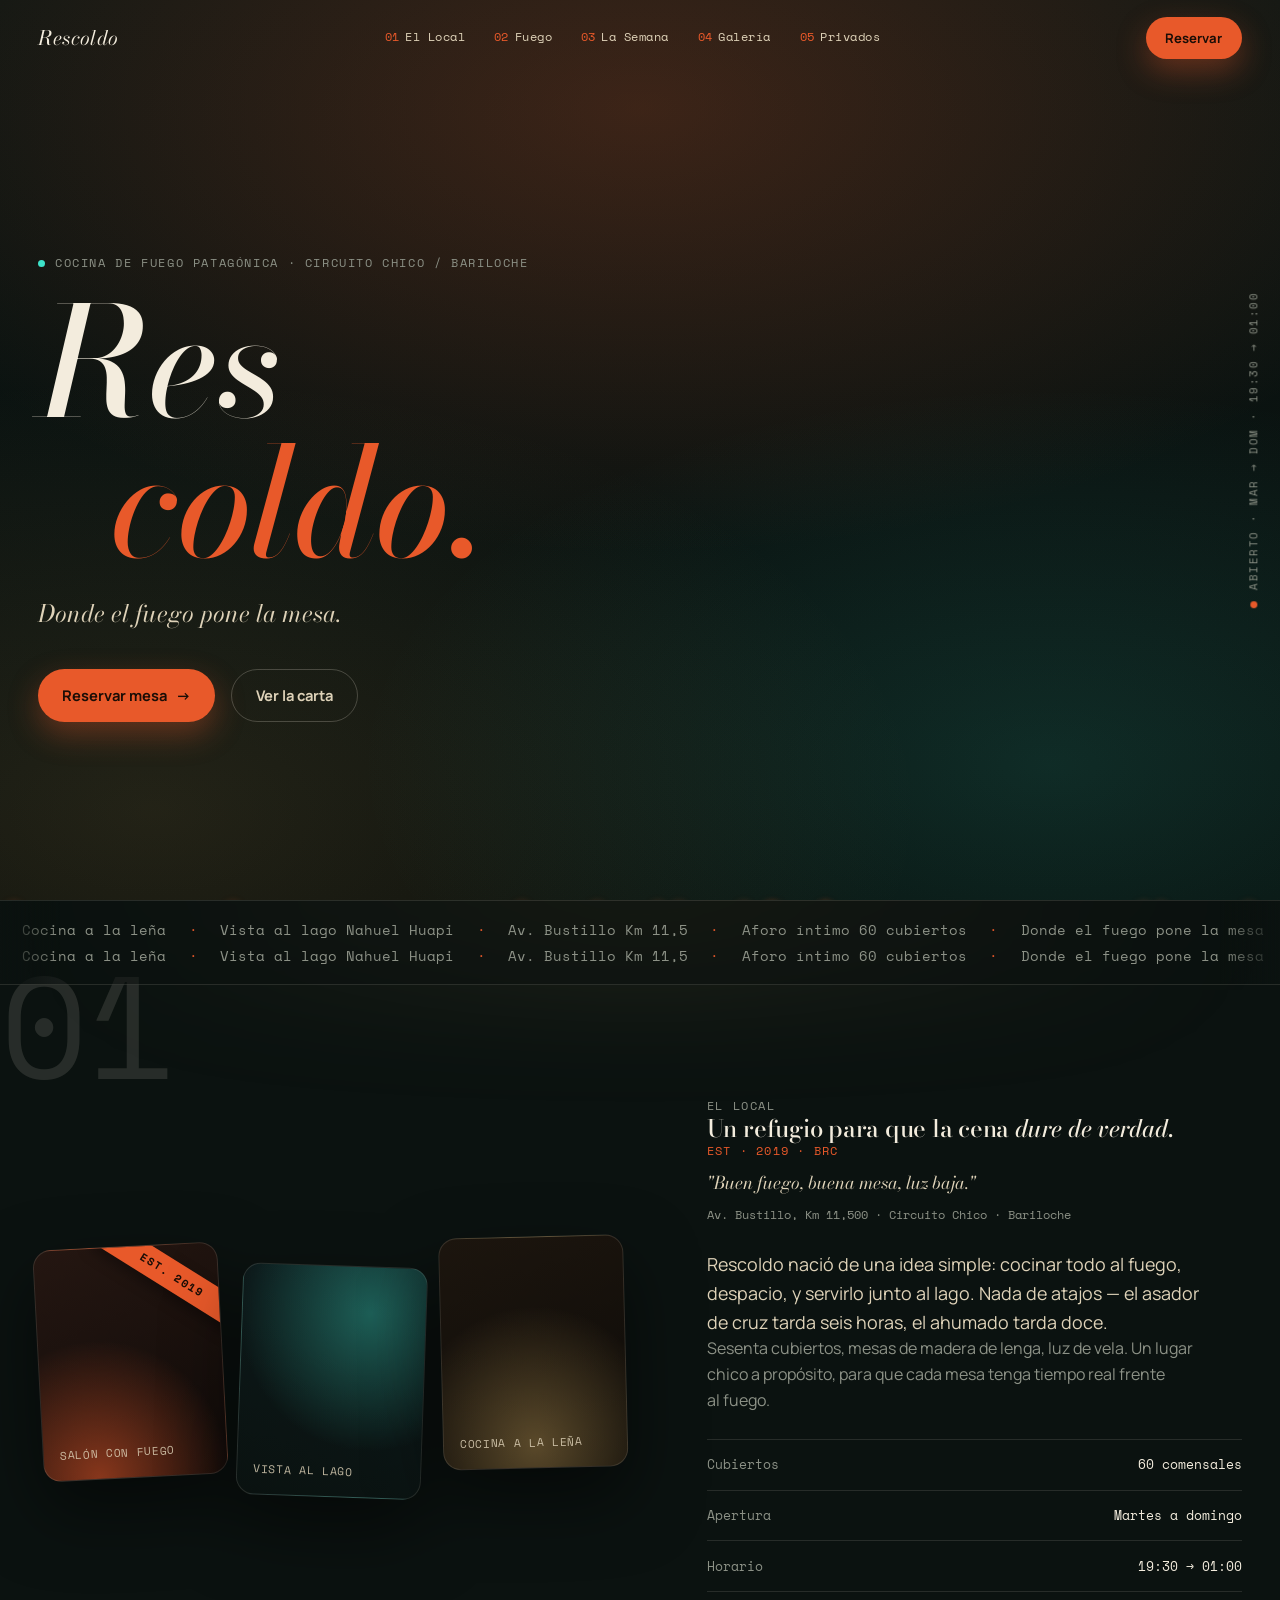
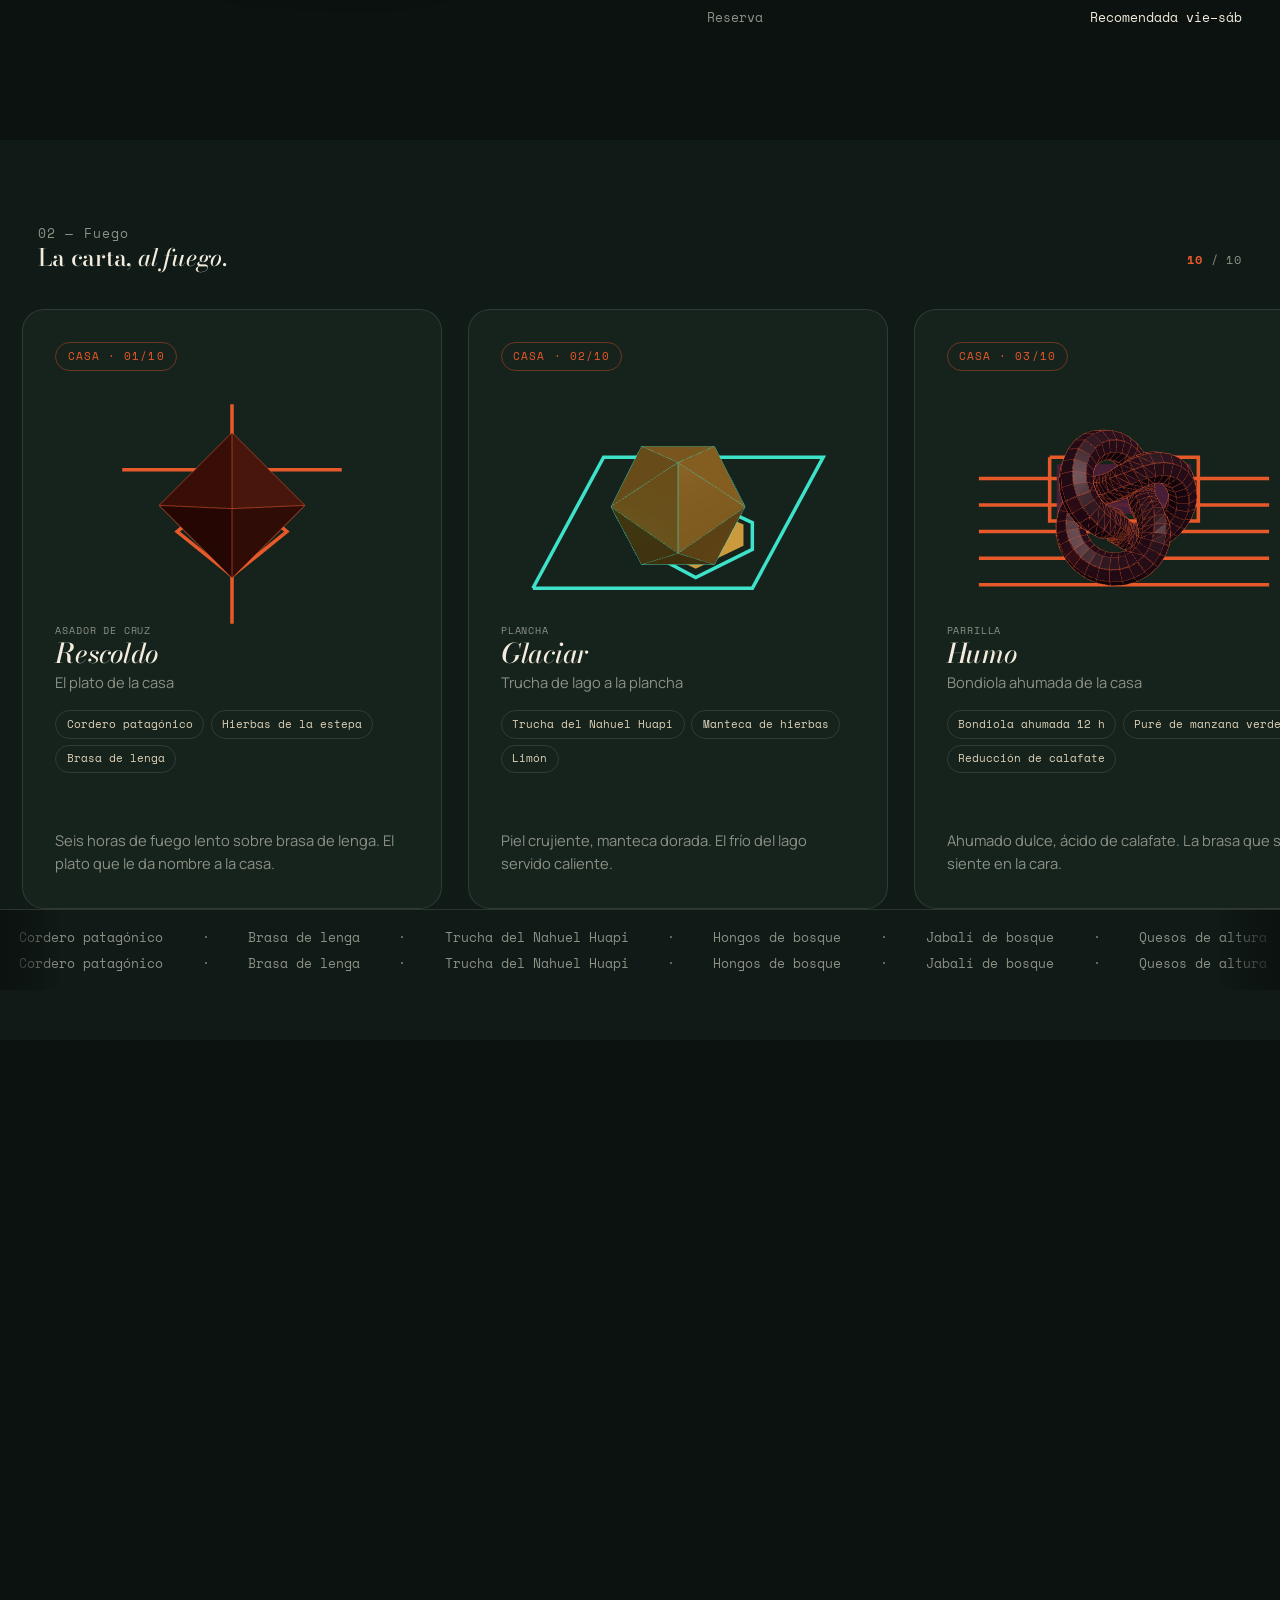
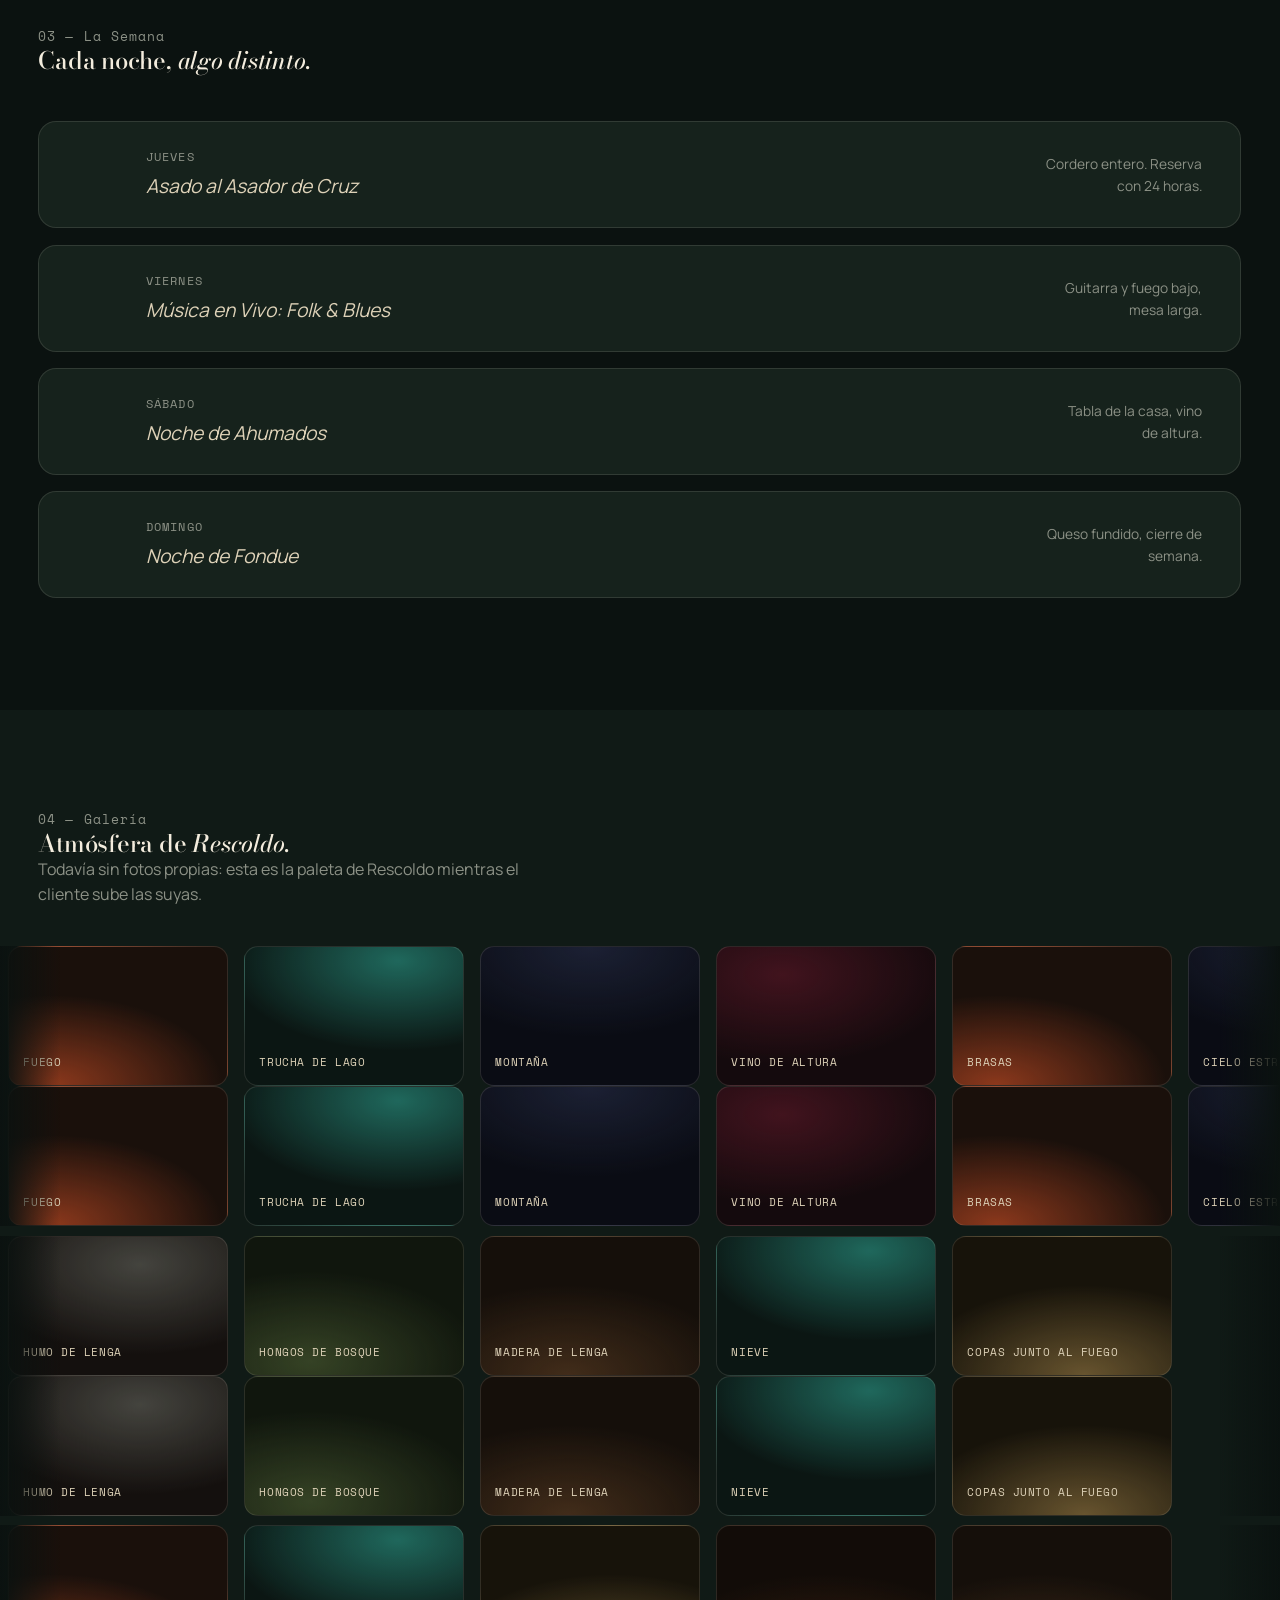
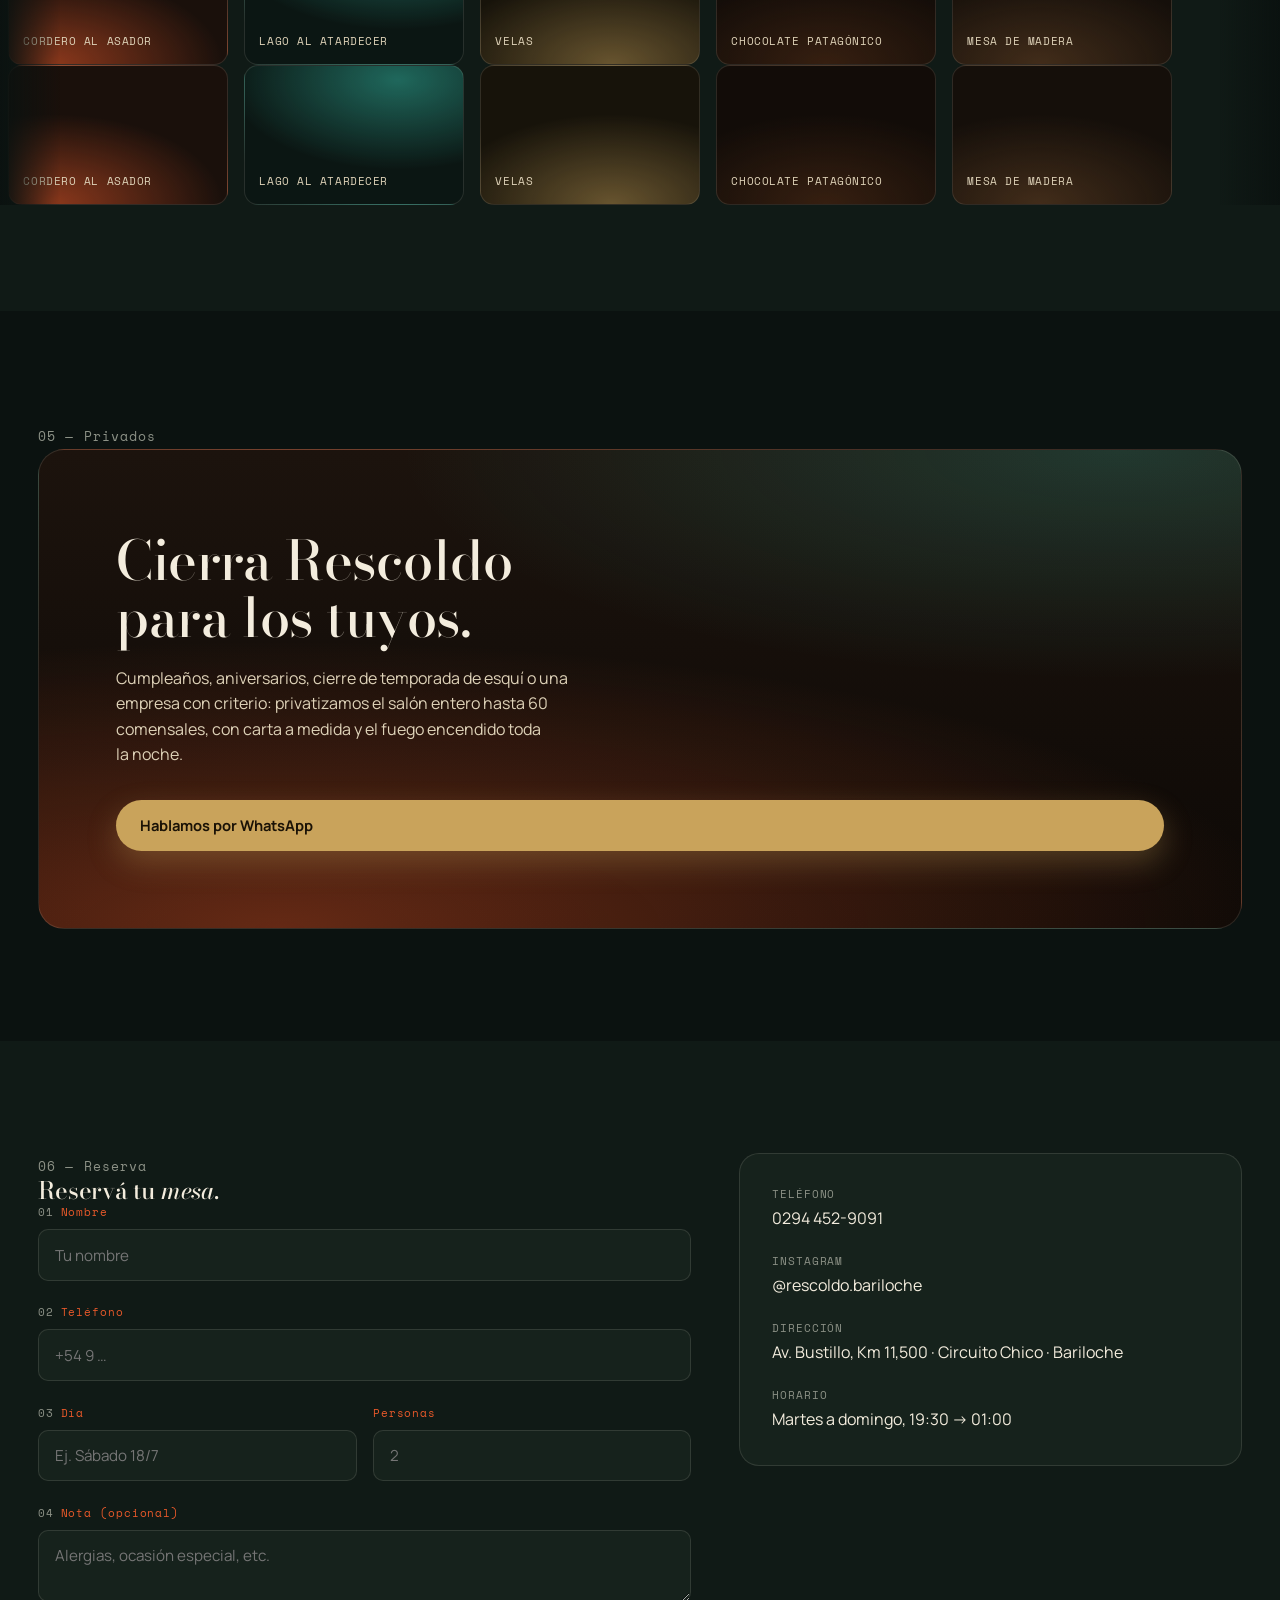
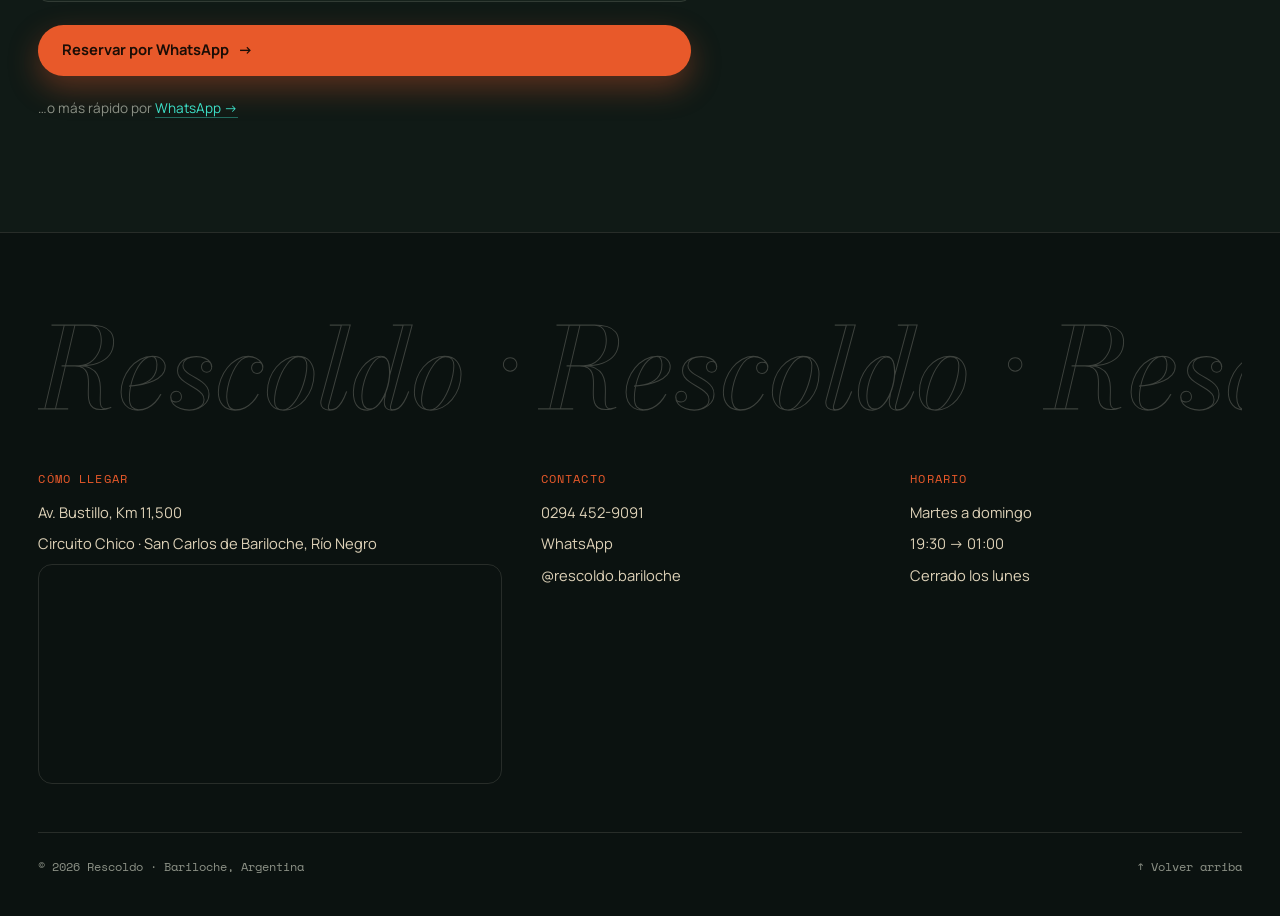
<file: Proyectos/rescoldo-web/index.html>
<!doctype html>
<html lang="es">
<head>
<meta charset="utf-8">
<script>document.documentElement.classList.add('js');</script>
<meta name="viewport" content="width=device-width, initial-scale=1">
<title>Rescoldo · Cocina de fuego patagónica · Bariloche</title>
<meta name="description" content="Rescoldo — restaurante de cocina de fuego patagónica en el Circuito Chico, Bariloche. Cordero al asador de cruz, trucha de lago, carta de autor y música en vivo. Reservá tu mesa.">
<meta name="theme-color" content="#0B1210">
<link rel="icon" type="image/svg+xml" href="data:image/svg+xml,%3Csvg xmlns='http://www.w3.org/2000/svg' viewBox='0 0 24 24'%3E%3Crect width='24' height='24' rx='5' fill='%230B1210'/%3E%3Cpath d='M12 3c-2 4-6 6-6 11a6 6 0 0 0 12 0c0-2-1-3-1-3s-1 2-2 2c1-3-1-5-1-7-1 2-3 3-3 5 0-3 1-6 1-8Z' fill='%23E8592A'/%3E%3C/svg%3E">

<link rel="preconnect" href="https://fonts.googleapis.com">
<link rel="preconnect" href="https://fonts.gstatic.com" crossorigin>
<link rel="stylesheet" href="https://fonts.googleapis.com/css2?family=Bodoni+Moda:ital,wght@0,400..900;1,400..900&family=Manrope:wght@400;500;700;800&family=Space+Mono:wght@400;700&display=swap">

<link rel="stylesheet" href="styles.css?v=20260711">
</head>
<body>
<a class="skip-link" href="#main">Saltar al contenido</a>

<!-- Cursor personalizado -->
<div class="cursor" data-cursor-root aria-hidden="true">
  <span class="cursor-dot"></span>
  <span class="cursor-ring"><span class="cursor-label"></span></span>
</div>

<!-- Aurora + grano globales -->
<div class="aurora" aria-hidden="true"></div>
<div class="grain" aria-hidden="true"></div>

<!-- Splash -->
<div class="splash" data-splash aria-hidden="true">
  <div class="splash-inner">
    <div class="splash-word">
      <span style="animation-delay:.02s">R</span><span style="animation-delay:.08s">e</span><span style="animation-delay:.14s">s</span><span style="animation-delay:.20s">c</span><span style="animation-delay:.26s">o</span><span style="animation-delay:.32s">l</span><span style="animation-delay:.38s">d</span><span style="animation-delay:.44s">o</span>
    </div>
    <div class="splash-bar"><span></span></div>
  </div>
</div>

<!-- Nav -->
<header class="nav">
  <div class="container nav-inner">
    <a class="nav-brand" href="#main" data-cursor-text="arriba">Rescoldo</a>
    <nav class="nav-links" aria-label="Secciones">
      <a href="#local" data-cursor-text="leer"><span class="n">01</span>El Local</a>
      <a href="#fuego" data-cursor-text="ver"><span class="n">02</span>Fuego</a>
      <a href="#semana" data-cursor-text="oír"><span class="n">03</span>La Semana</a>
      <a href="#galeria" data-cursor-text="mirar"><span class="n">04</span>Galería</a>
      <a href="#privados" data-cursor-text="privado"><span class="n">05</span>Privados</a>
    </nav>
    <div class="nav-cta-wrap">
      <a class="btn btn-primary" href="#reserva" data-cursor-text="reservar">Reservar</a>
      <button class="nav-burger" data-burger aria-label="Abrir menú" aria-expanded="false" aria-controls="nav-mobile">
        <span></span><span></span><span></span>
      </button>
    </div>
  </div>
</header>

<!-- Nav mobile -->
<div class="nav-mobile" id="nav-mobile" data-nav-mobile aria-hidden="true">
  <div>
    <ul class="nav-mobile-list">
      <li><a href="#local"><span class="n">01</span>El Local</a></li>
      <li><a href="#fuego"><span class="n">02</span>Fuego</a></li>
      <li><a href="#semana"><span class="n">03</span>La Semana</a></li>
      <li><a href="#galeria"><span class="n">04</span>Galería</a></li>
      <li><a href="#privados"><span class="n">05</span>Privados</a></li>
    </ul>
    <div class="nav-mobile-foot">
      <a class="btn btn-primary" href="#reserva">Reservar mesa</a>
      <a class="btn btn-whatsapp" href="https://wa.me/5492944529091?text=Hola%20Rescoldo!" target="_blank" rel="noopener">WhatsApp</a>
    </div>
  </div>
</div>

<!-- Marca lateral fija -->
<aside class="side-brand" aria-hidden="true">
  <span class="dot"></span>
  <span>ABIERTO · MAR → DOM · 19:30 → 01:00</span>
</aside>

<main id="main">

  <!-- HERO -->
  <section class="hero" id="inicio">
    <div class="hero-bg" aria-hidden="true"></div>
    <div class="hero-embers" data-embers aria-hidden="true"></div>
    <div class="hero-grain" aria-hidden="true"></div>
    <div class="container hero-inner">
      <p class="eyebrow hero-meta"><span class="dot"></span>Cocina de fuego patagónica · Circuito Chico / Bariloche</p>
      <h1 class="hero-title reveal" data-reveal>
        <span class="line1">Res</span><span class="line2">coldo.</span>
      </h1>
      <p class="hero-sub reveal" data-reveal>Donde el fuego pone la mesa.</p>
      <div class="hero-ctas">
        <a class="btn btn-primary" href="#reserva" data-cursor-text="reservar">Reservar mesa <span class="arrow">→</span></a>
        <a class="btn btn-ghost" href="#fuego" data-cursor-text="ver">Ver la carta</a>
      </div>
    </div>
  </section>

  <!-- Marquee brasa -->
  <div class="marquee-band marquee">
    <div class="marquee-track" data-marquee data-speed="55" data-dir="left">
      <span>Cocina a la leña</span><span class="dot">·</span>
      <span>Vista al lago Nahuel Huapi</span><span class="dot">·</span>
      <span>Av. Bustillo Km 11,5</span><span class="dot">·</span>
      <span>Aforo íntimo 60 cubiertos</span><span class="dot">·</span>
      <span>Donde el fuego pone la mesa</span><span class="dot">·</span>
    </div>
  </div>

  <!-- EL LOCAL (01) -->
  <section class="local container" id="local">
    <span class="local-watermark" aria-hidden="true">01</span>
    <div class="local-grid">
      <div class="local-collage">
        <div class="local-photo tone-fire">
          <span class="local-ribbon">EST. 2019</span>
          <span class="local-photo-label">Salón con fuego</span>
        </div>
        <div class="local-photo tone-lake"><span class="local-photo-label">Vista al lago</span></div>
        <div class="local-photo tone-wood"><span class="local-photo-label">Cocina a la leña</span></div>
      </div>
      <div class="local-body">
        <p class="eyebrow reveal" data-reveal>El Local</p>
        <h2 class="reveal" data-reveal>Un refugio para que la cena <em>dure de verdad</em>.</h2>
        <div class="local-aside reveal" data-reveal>
          <span class="tag">EST · 2019 · BRC</span>
          <p class="local-quote">"Buen fuego, buena mesa, luz baja."</p>
          <span>Av. Bustillo, Km 11,500 · Circuito Chico · Bariloche</span>
        </div>
        <p class="lead reveal" data-reveal>Rescoldo nació de una idea simple: cocinar todo al fuego, despacio, y servirlo junto al lago. Nada de atajos — el asador de cruz tarda seis horas, el ahumado tarda doce.</p>
        <p class="support reveal" data-reveal>Sesenta cubiertos, mesas de madera de lenga, luz de vela. Un lugar chico a propósito, para que cada mesa tenga tiempo real frente al fuego.</p>
        <dl class="def-list reveal" data-reveal>
          <div><dt>Cubiertos</dt><dd>60 comensales</dd></div>
          <div><dt>Apertura</dt><dd>Martes a domingo</dd></div>
          <div><dt>Horario</dt><dd>19:30 → 01:00</dd></div>
          <div><dt>Reserva</dt><dd>Recomendada vie–sáb</dd></div>
        </dl>
      </div>
    </div>
  </section>

  <!-- FUEGO (02) — showcase -->
  <section class="showcase" id="fuego">
    <div class="container showcase-head">
      <div>
        <span class="section-num">02 — Fuego</span>
        <h2 class="reveal" data-reveal>La carta, <em>al fuego</em>.</h2>
      </div>
      <p class="showcase-progress" data-showcase-progress aria-live="polite"><strong>01</strong> / 10</p>
    </div>
    <div class="showcase-track-wrap" data-showcase-wrap>
      <div class="showcase-track" data-showcase data-dishes></div>
    </div>
    <noscript>
      <div class="container" style="padding-block:2rem;">
        <ul style="display:grid;gap:1.2rem;">
          <li><strong>Rescoldo</strong> (Casa · asador de cruz) — El plato de la casa. Cordero patagónico, hierbas de la estepa, brasa de lenga. Seis horas de fuego lento sobre brasa de lenga.</li>
          <li><strong>Glaciar</strong> (Casa · plancha) — Trucha de lago a la plancha. Trucha del Nahuel Huapi, manteca de hierbas, limón.</li>
          <li><strong>Humo</strong> (Casa · parrilla) — Bondiola ahumada de la casa. Bondiola ahumada 12 h, puré de manzana verde, reducción de calafate.</li>
          <li><strong>Musgo</strong> (Casa · cazuela) — Risotto de hongos de bosque. Hongos de bosque, manteca de trufa negra patagónica.</li>
          <li><strong>Ceniza</strong> (Temporada · fuente de horno) — Jabalí estofado de la casa. Jabalí de bosque, vino tinto de altura, papines andinos.</li>
          <li><strong>Sereno</strong> (Temporada · tabla) — Tabla de ahumados. Trucha ahumada, ciervo ahumado, quesos de la zona.</li>
          <li><strong>Aurora</strong> (Temporada · copa de postre) — Copa de chocolate patagónico. Chocolate amargo, frutos rojos, nieve de menta.</li>
          <li><strong>Última Brasa</strong> (Temporada · olla de fondue) — Fondue de quesos de altura. Quesos de altura, pan de campo, papines.</li>
          <li><strong>Veneno Verde</strong> (Temporada · plato hondo) — Ceviche patagónico de trucha. Trucha, leche de tigre con ají de la estepa, cardamomo.</li>
          <li><strong>Vértigo</strong> (Temporada · fuente grande) — Costillar al asador. Costillar de cerdo 14 h, salsa de ruibarbo y whisky.</li>
        </ul>
      </div>
    </noscript>
    <div class="showcase-ingredients-marquee marquee">
      <div class="marquee-track" data-marquee data-speed="40" data-dir="right">
        <span>Cordero patagónico</span><span>·</span><span>Brasa de lenga</span><span>·</span>
        <span>Trucha del Nahuel Huapi</span><span>·</span><span>Hongos de bosque</span><span>·</span>
        <span>Jabalí de bosque</span><span>·</span><span>Quesos de altura</span><span>·</span>
        <span>Chocolate patagónico</span><span>·</span><span>Ruibarbo y whisky</span><span>·</span>
        <span>Calafate</span><span>·</span><span>Vino tinto de altura</span><span>·</span>
      </div>
    </div>
  </section>

  <!-- LA SEMANA (03) -->
  <section class="week container" id="semana">
    <div class="week-head">
      <span class="section-num">03 — La Semana</span>
      <h2 class="reveal" data-reveal>Cada noche, <em>algo distinto</em>.</h2>
    </div>
    <div class="week-list" data-sessions></div>
    <noscript>
      <ul style="display:grid;gap:1rem;margin-top:1rem;">
        <li><strong>Jueves</strong> — Asado al Asador de Cruz. Cordero entero. Reserva con 24 horas.</li>
        <li><strong>Viernes</strong> — Música en Vivo: Folk &amp; Blues. Guitarra y fuego bajo, mesa larga.</li>
        <li><strong>Sábado</strong> — Noche de Ahumados. Tabla de la casa, vino de altura.</li>
        <li><strong>Domingo</strong> — Noche de Fondue. Queso fundido, cierre de semana.</li>
      </ul>
    </noscript>
  </section>

  <!-- GALERÍA (04) -->
  <section class="gallery" id="galeria">
    <div class="container" style="margin-bottom:2.4rem;">
      <span class="section-num">04 — Galería</span>
      <h2 class="reveal" data-reveal>Atmósfera de <em>Rescoldo</em>.</h2>
      <p class="support reveal" data-reveal>Todavía sin fotos propias: esta es la paleta de Rescoldo mientras el cliente sube las suyas.</p>
    </div>
    <div class="gallery-lane marquee">
      <div class="marquee-track" data-marquee data-speed="70" data-dir="left" data-gallery-lane="1"></div>
    </div>
    <div class="gallery-lane marquee">
      <div class="marquee-track" data-marquee data-speed="34" data-dir="right" data-gallery-lane="2"></div>
    </div>
    <div class="gallery-lane marquee">
      <div class="marquee-track" data-marquee data-speed="52" data-dir="left" data-gallery-lane="3"></div>
    </div>
    <noscript>
      <p class="container" style="margin-top:1rem;color:var(--cream-3);">
        Fuego · Humo de lenga · Cordero al asador · Trucha de lago · Hongos de bosque ·
        Lago al atardecer · Montaña · Madera de lenga · Velas · Vino de altura · Nieve ·
        Chocolate patagónico · Brasas · Copas junto al fuego · Mesa de madera · Cielo estrellado.
      </p>
    </noscript>
  </section>

  <!-- EVENTOS PRIVADOS (05) -->
  <section class="events container" id="privados">
    <span class="section-num">05 — Privados</span>
    <div class="events-card reveal" data-reveal>
      <h2>Cierra Rescoldo para los tuyos.</h2>
      <p>Cumpleaños, aniversarios, cierre de temporada de esquí o una empresa con criterio: privatizamos el salón entero hasta 60 comensales, con carta a medida y el fuego encendido toda la noche.</p>
      <a class="btn btn-whatsapp" href="https://wa.me/5492944529091?text=Hola%20Rescoldo%2C%20quiero%20consultar%20por%20un%20evento%20privado" target="_blank" rel="noopener" data-cursor-text="WhatsApp">Hablamos por WhatsApp</a>
    </div>
  </section>

  <!-- RESERVA (06) -->
  <section class="reserve" id="reserva">
    <div class="container reserve-grid">
      <div>
        <span class="section-num">06 — Reserva</span>
        <h2 class="reveal" data-reveal>Reservá tu <em>mesa</em>.</h2>
        <form class="reserve-form" data-reserve-form novalidate>
          <div class="field">
            <label class="field-label" for="nombre"><span class="n">01</span>Nombre</label>
            <input id="nombre" name="nombre" type="text" required autocomplete="name" placeholder="Tu nombre">
          </div>
          <div class="field">
            <label class="field-label" for="telefono"><span class="n">02</span>Teléfono</label>
            <input id="telefono" name="telefono" type="tel" required autocomplete="tel" placeholder="+54 9 …">
          </div>
          <div class="field-split">
            <div class="field">
              <label class="field-label" for="dia"><span class="n">03</span>Día</label>
              <input id="dia" name="dia" type="text" required placeholder="Ej. Sábado 18/7">
            </div>
            <div class="field">
              <label class="field-label" for="personas">Personas</label>
              <input id="personas" name="personas" type="number" min="1" max="60" required placeholder="2">
            </div>
          </div>
          <div class="field">
            <label class="field-label" for="nota"><span class="n">04</span>Nota (opcional)</label>
            <textarea id="nota" name="nota" rows="2" placeholder="Alergias, ocasión especial, etc."></textarea>
          </div>
          <button class="btn btn-primary" type="submit" data-cursor-text="enviar">Reservar por WhatsApp <span class="arrow">→</span></button>
          <p class="reserve-alt">…o más rápido por <a href="https://wa.me/5492944529091?text=Hola%20Rescoldo%2C%20quiero%20reservar%20mesa" target="_blank" rel="noopener">WhatsApp →</a></p>
        </form>
      </div>
      <aside class="reserve-side reveal" data-reveal>
        <div class="reserve-side-row"><span class="k">Teléfono</span><a class="v" href="tel:+542944529091">0294 452-9091</a></div>
        <div class="reserve-side-row"><span class="k">Instagram</span><a class="v" href="https://instagram.com/rescoldo.bariloche" target="_blank" rel="noopener">@rescoldo.bariloche</a></div>
        <div class="reserve-side-row"><span class="k">Dirección</span><span class="v">Av. Bustillo, Km 11,500 · Circuito Chico · Bariloche</span></div>
        <div class="reserve-side-row"><span class="k">Horario</span><span class="v">Martes a domingo, 19:30 → 01:00</span></div>
      </aside>
    </div>
  </section>

</main>

<!-- FOOTER -->
<footer class="footer">
  <div class="container">
    <p class="footer-brand-repeat" aria-hidden="true">Rescoldo · Rescoldo · Rescoldo · Rescoldo ·</p>
    <div class="footer-grid">
      <div class="footer-col">
        <h3>Cómo llegar</h3>
        <p>Av. Bustillo, Km 11,500</p>
        <p>Circuito Chico · San Carlos de Bariloche, Río Negro</p>
        <div class="footer-map">
          <iframe title="Mapa Rescoldo" loading="lazy" src="https://www.google.com/maps?q=Av.+Bustillo+Km+11.5,+Circuito+Chico,+San+Carlos+de+Bariloche&output=embed"></iframe>
        </div>
      </div>
      <div class="footer-col">
        <h3>Contacto</h3>
        <a href="tel:+542944529091">0294 452-9091</a>
        <a href="https://wa.me/5492944529091" target="_blank" rel="noopener">WhatsApp</a>
        <a href="https://instagram.com/rescoldo.bariloche" target="_blank" rel="noopener">@rescoldo.bariloche</a>
      </div>
      <div class="footer-col">
        <h3>Horario</h3>
        <p>Martes a domingo</p>
        <p>19:30 → 01:00</p>
        <p>Cerrado los lunes</p>
      </div>
    </div>
    <div class="footer-legal">
      <span>© 2026 Rescoldo · Bariloche, Argentina</span>
      <a class="back-top" href="#inicio" data-cursor-text="arriba">↑ Volver arriba</a>
    </div>
  </div>
</footer>

<script defer src="lib/gsap.min.js"></script>
<script defer src="lib/ScrollTrigger.min.js"></script>
<script defer src="lib/three.min.js"></script>
<script defer src="lib/manifest.js"></script>
<script defer src="lib/dishes-3d.js"></script>
<script defer src="main.js?v=20260711"></script>
</body>
</html>
</file>
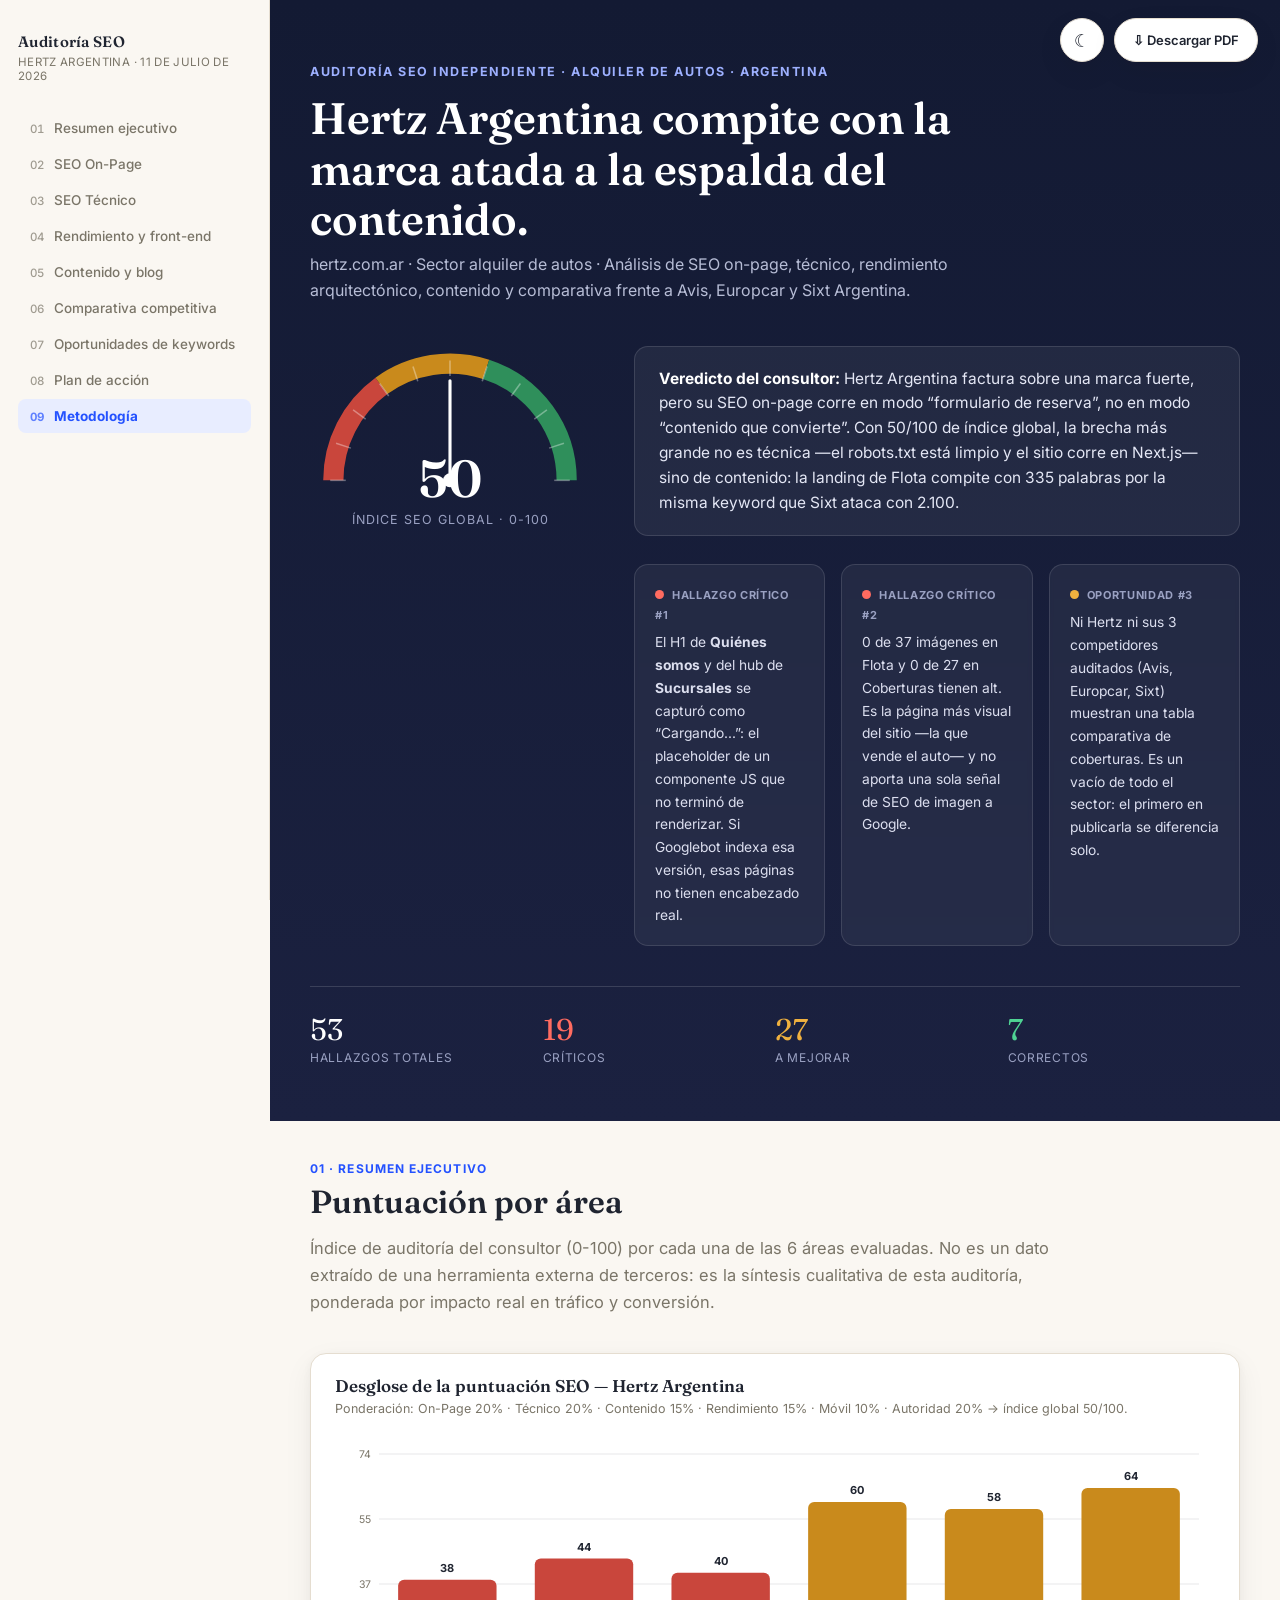
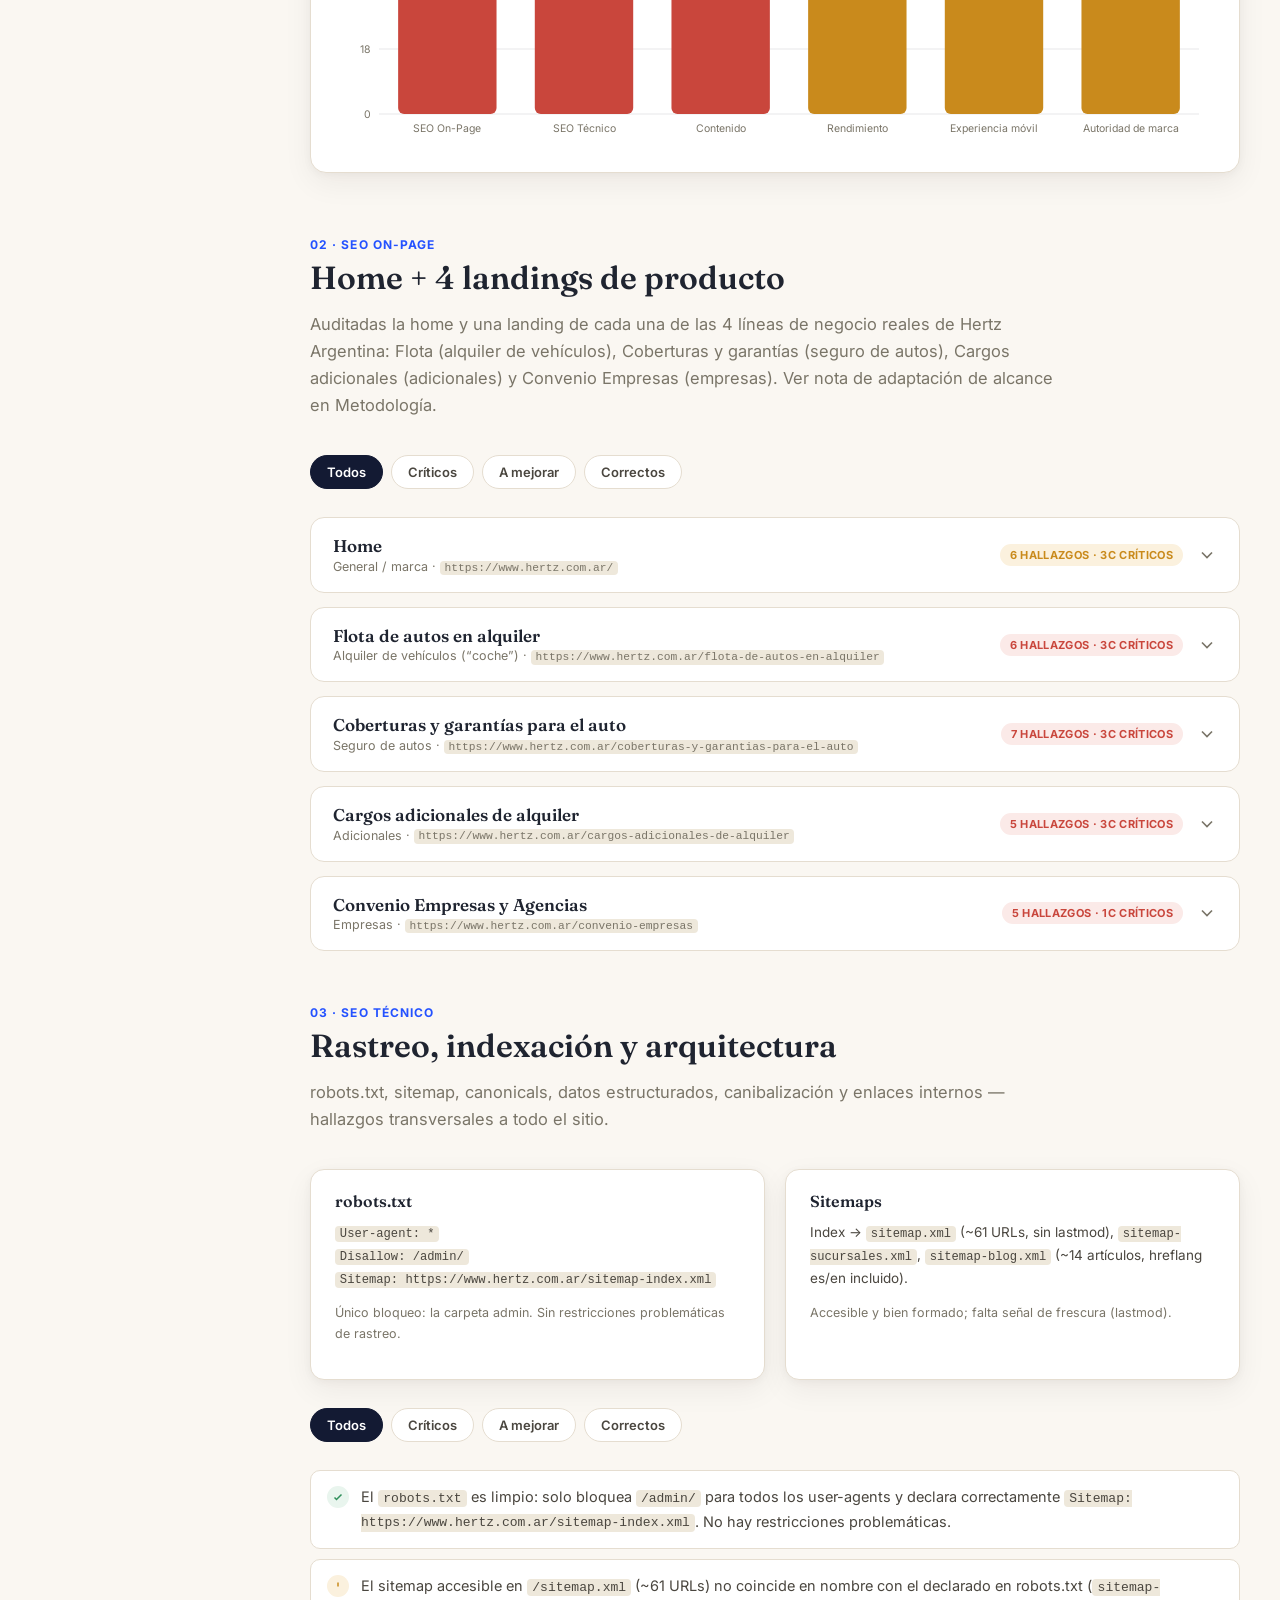
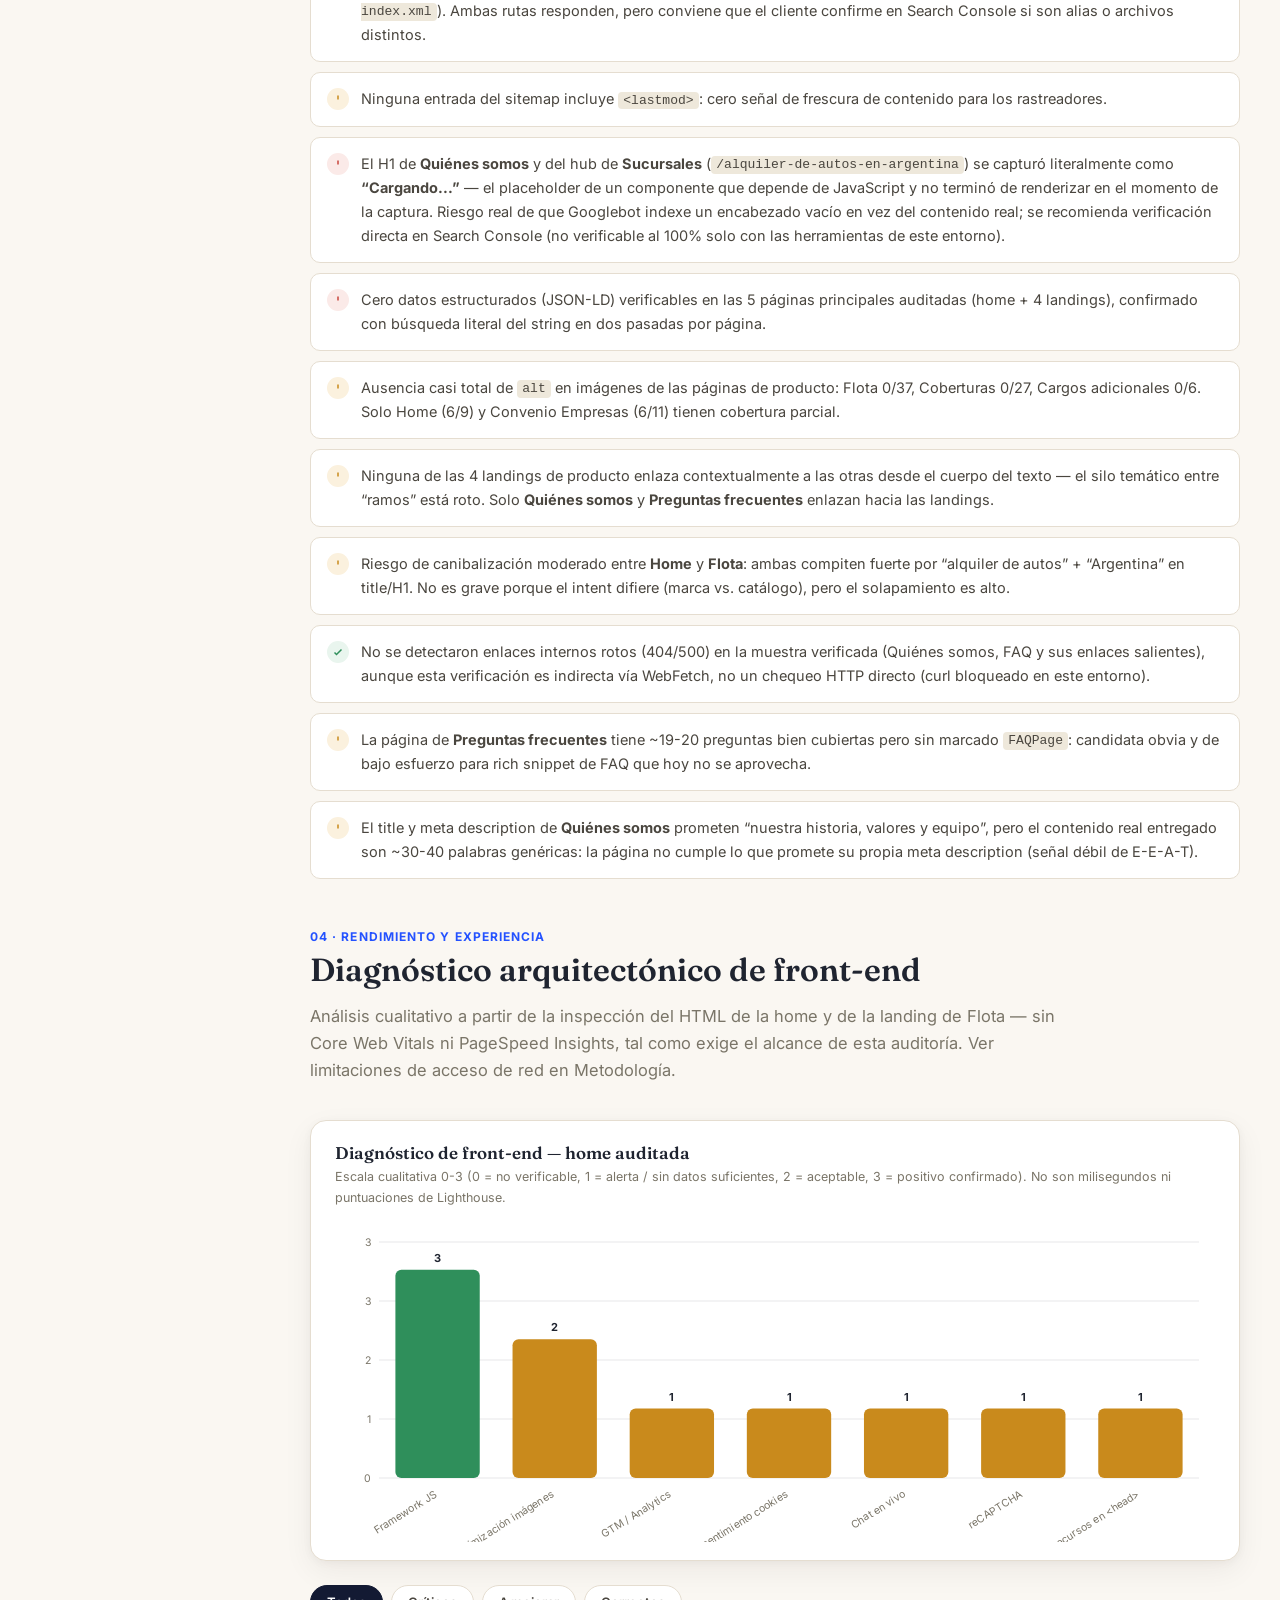
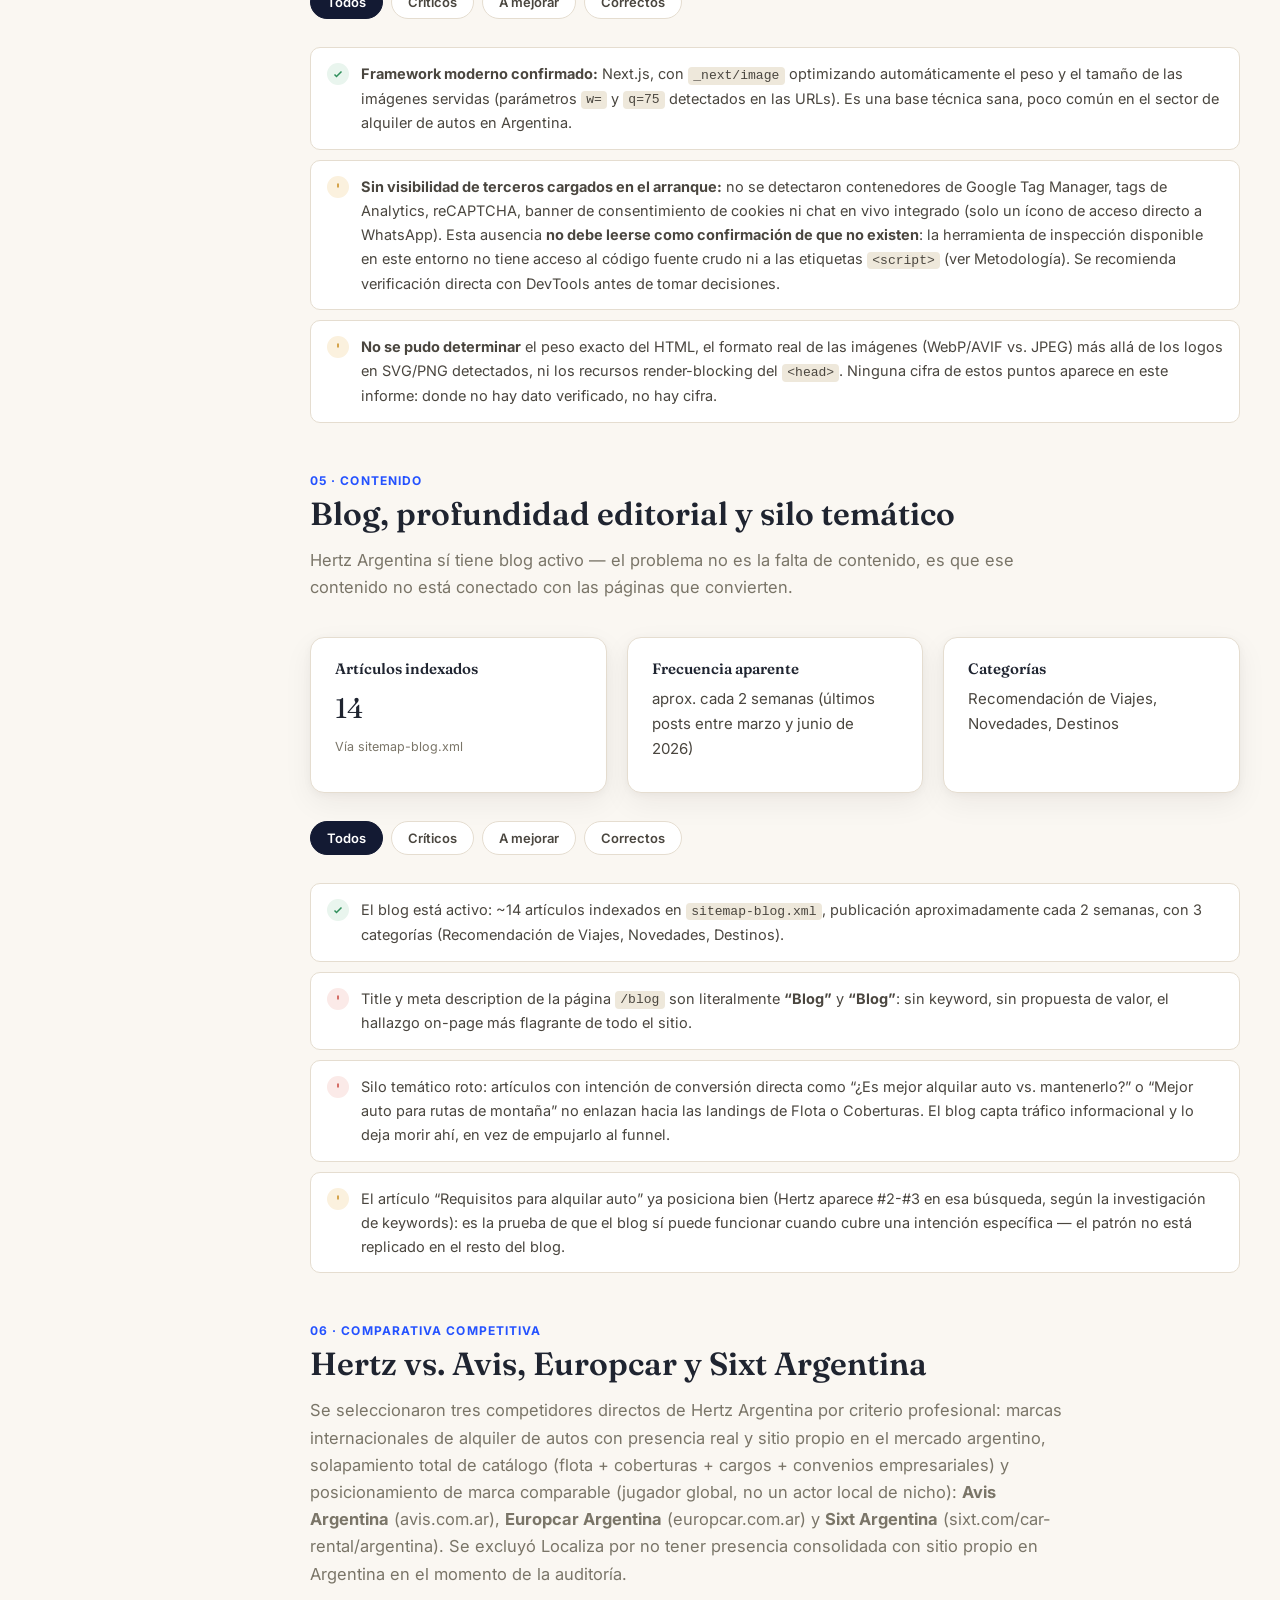
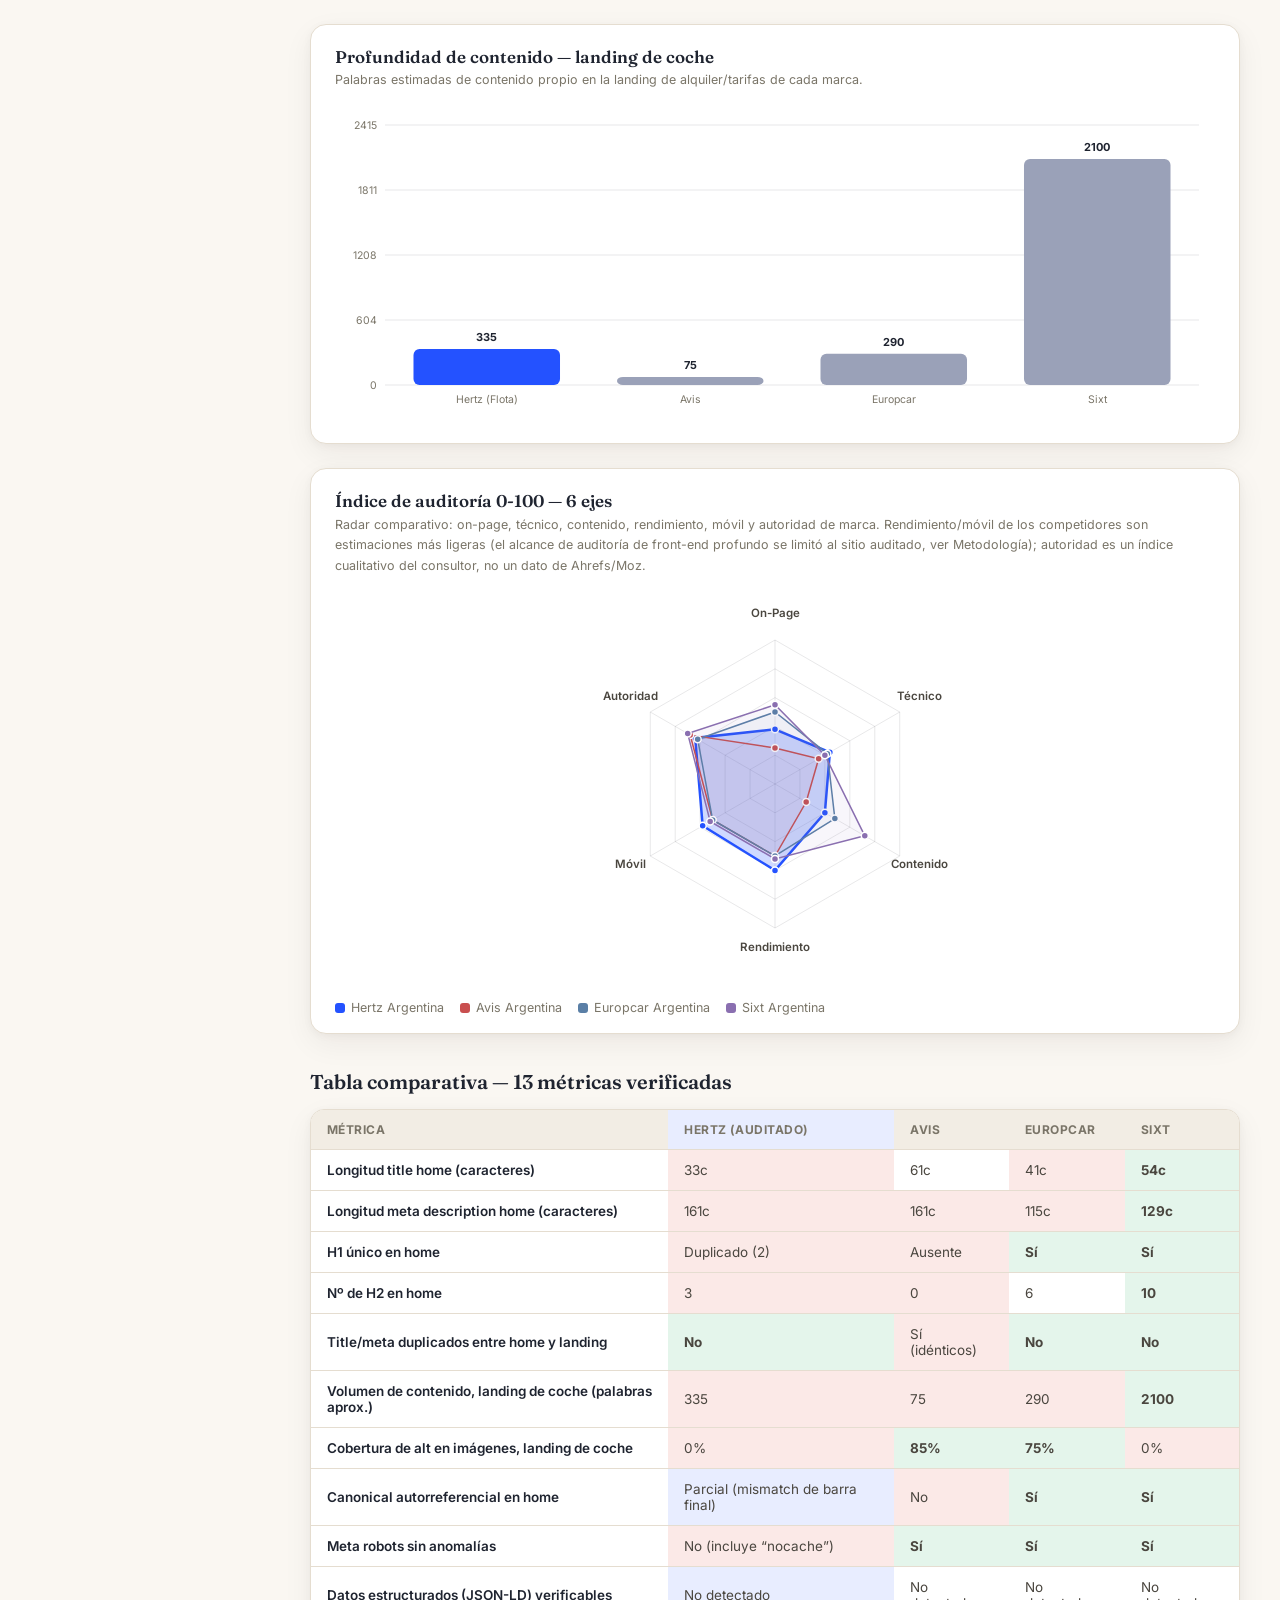
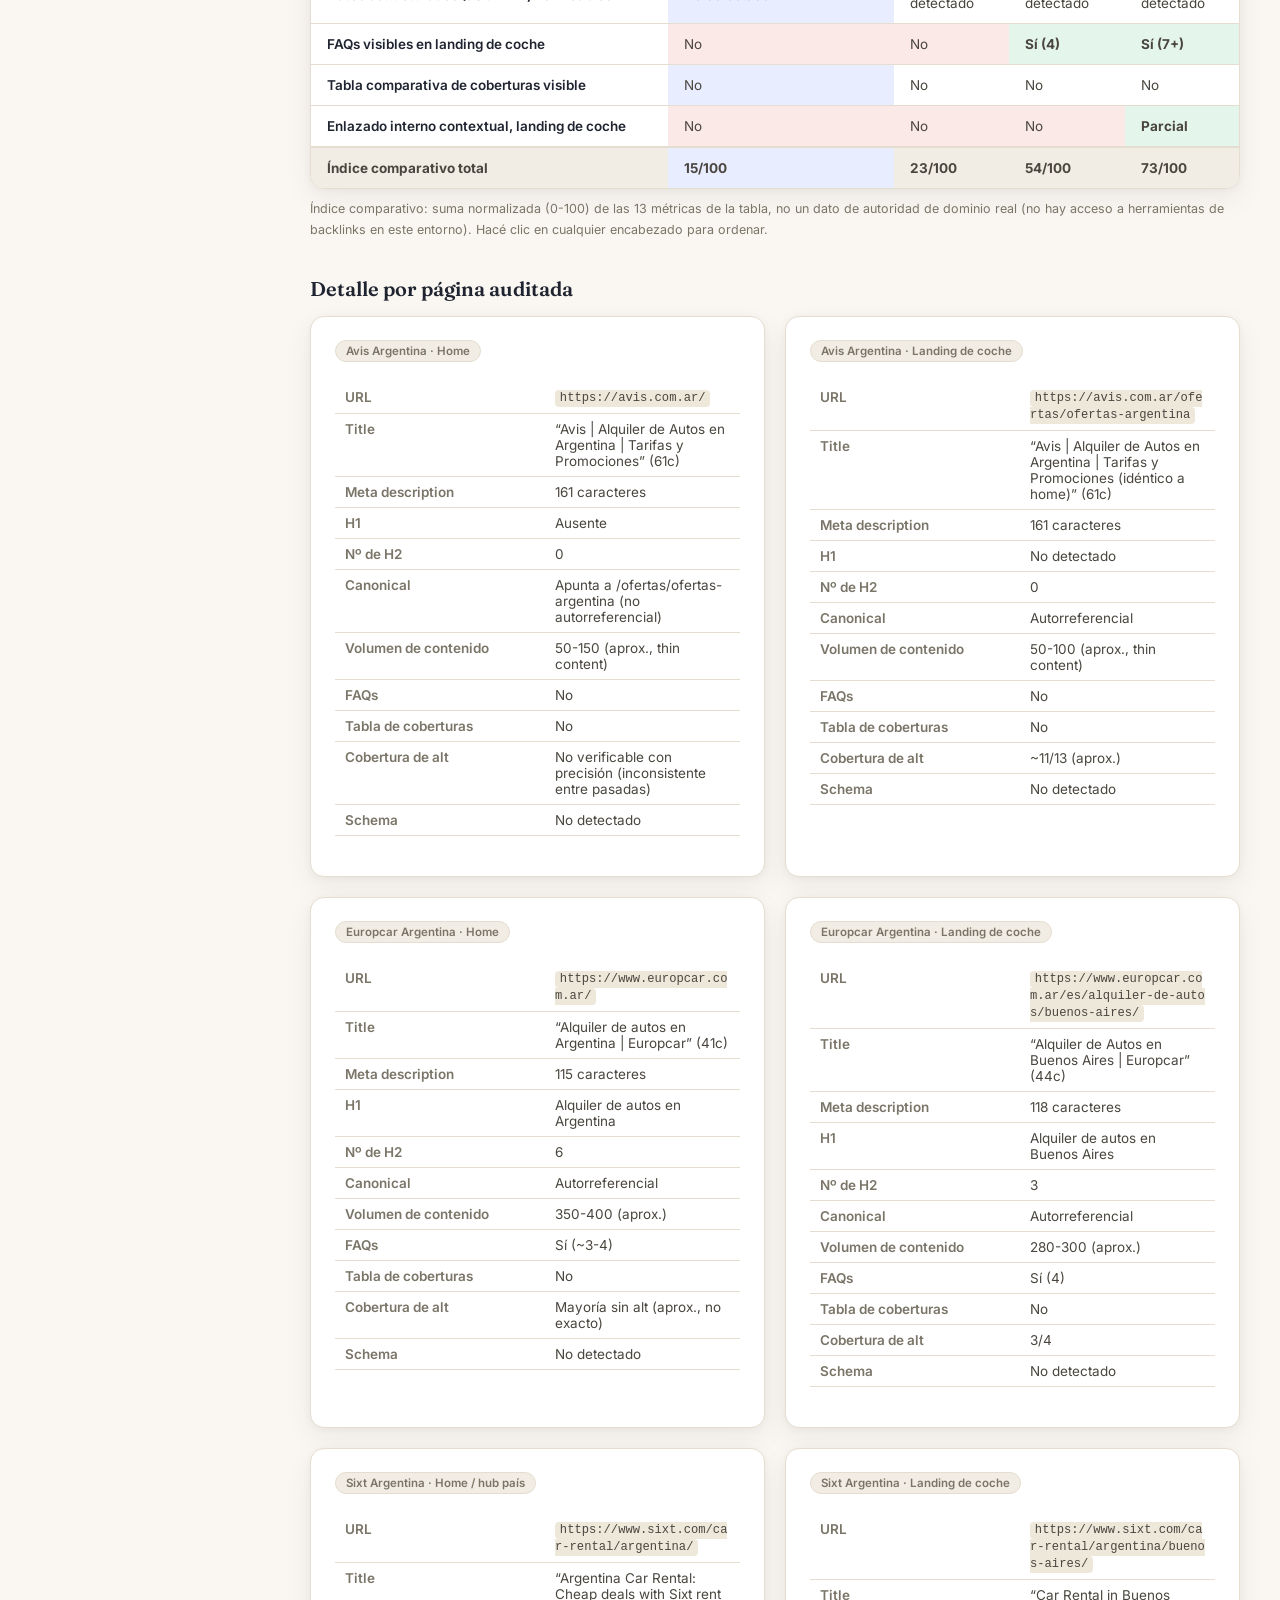
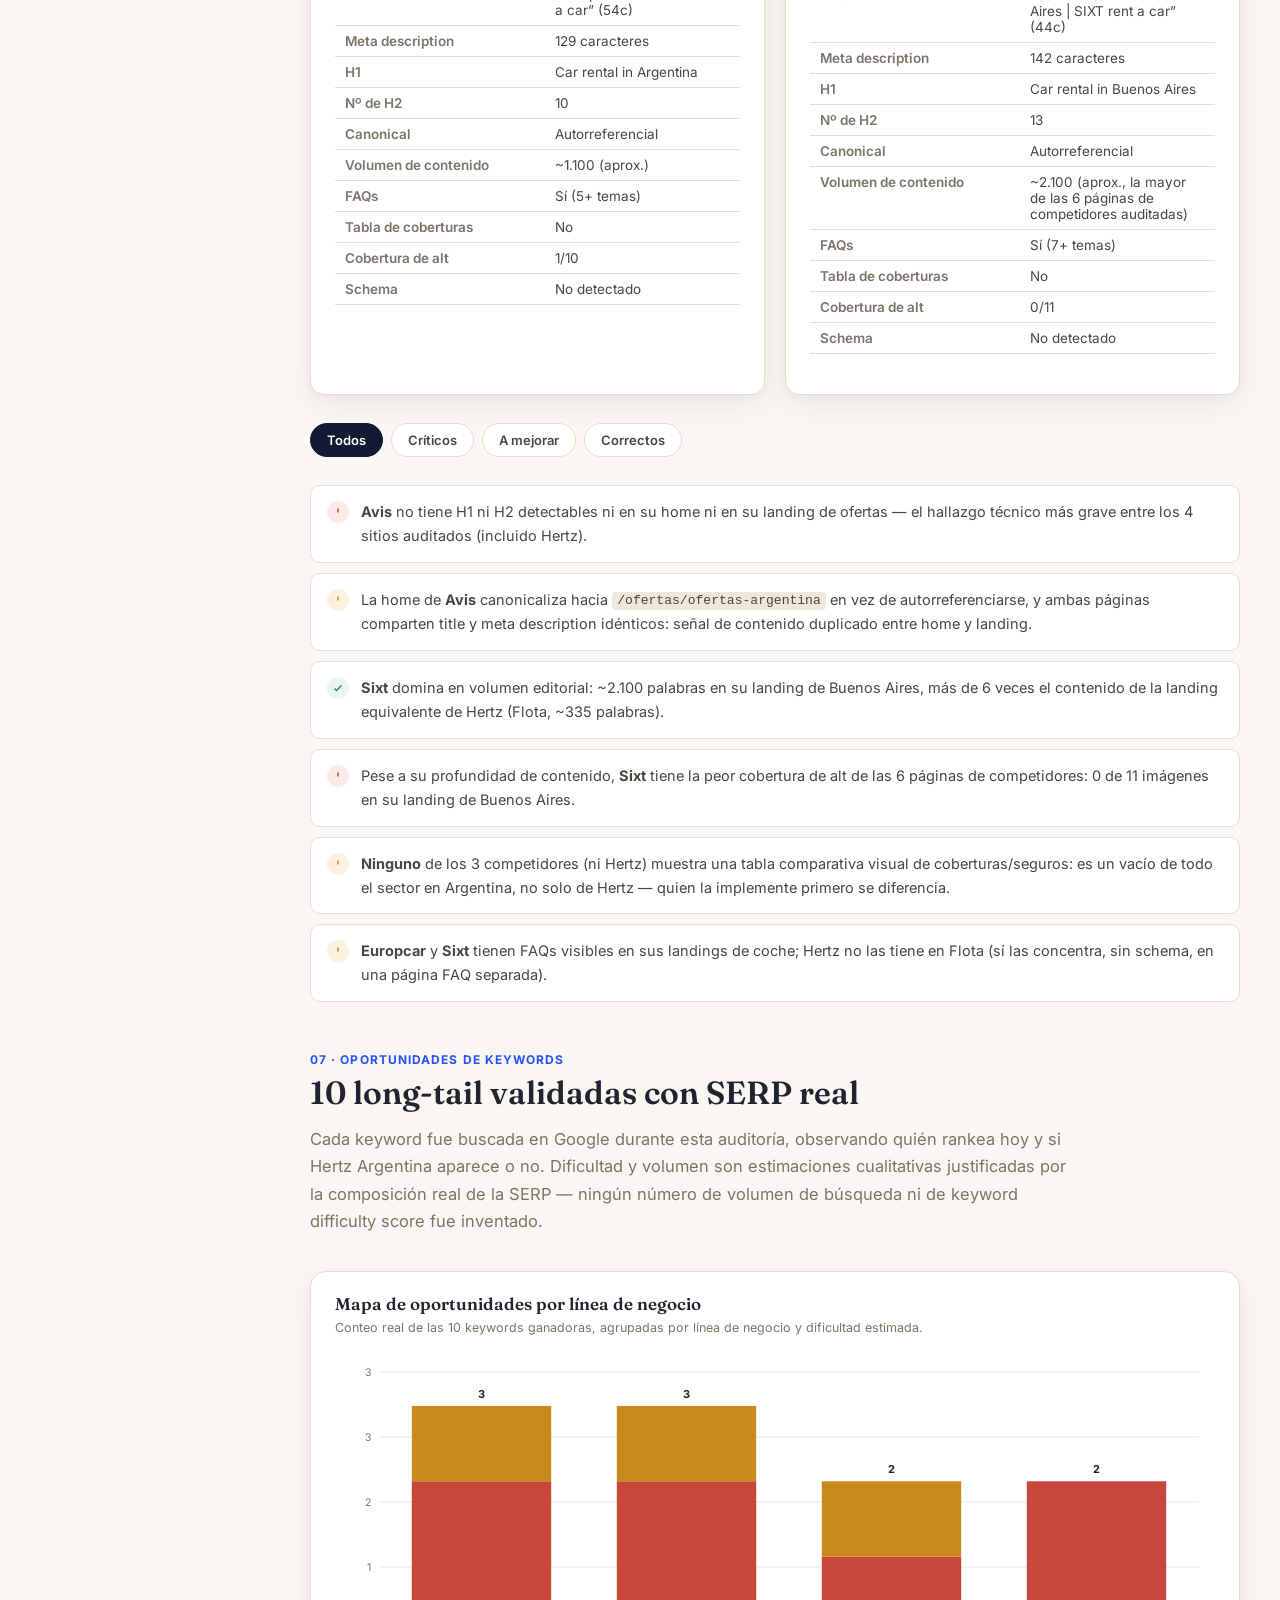
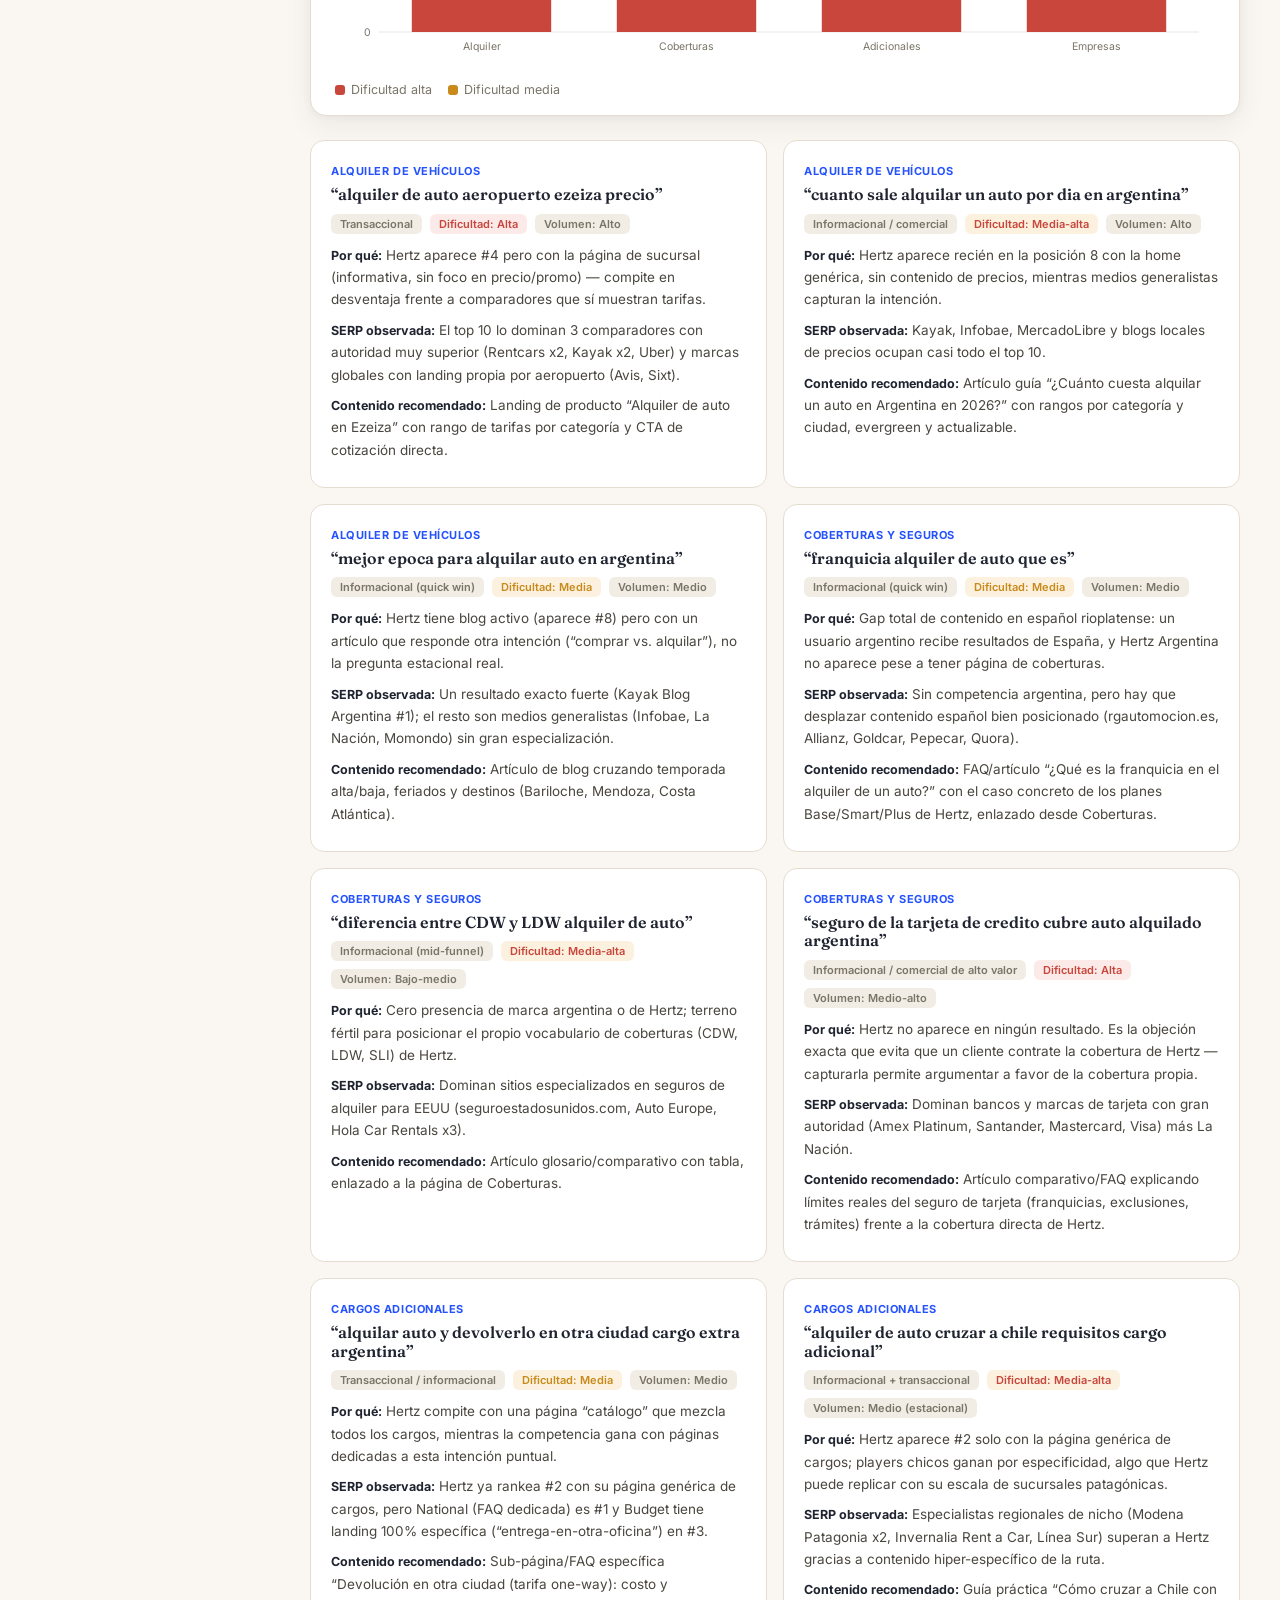
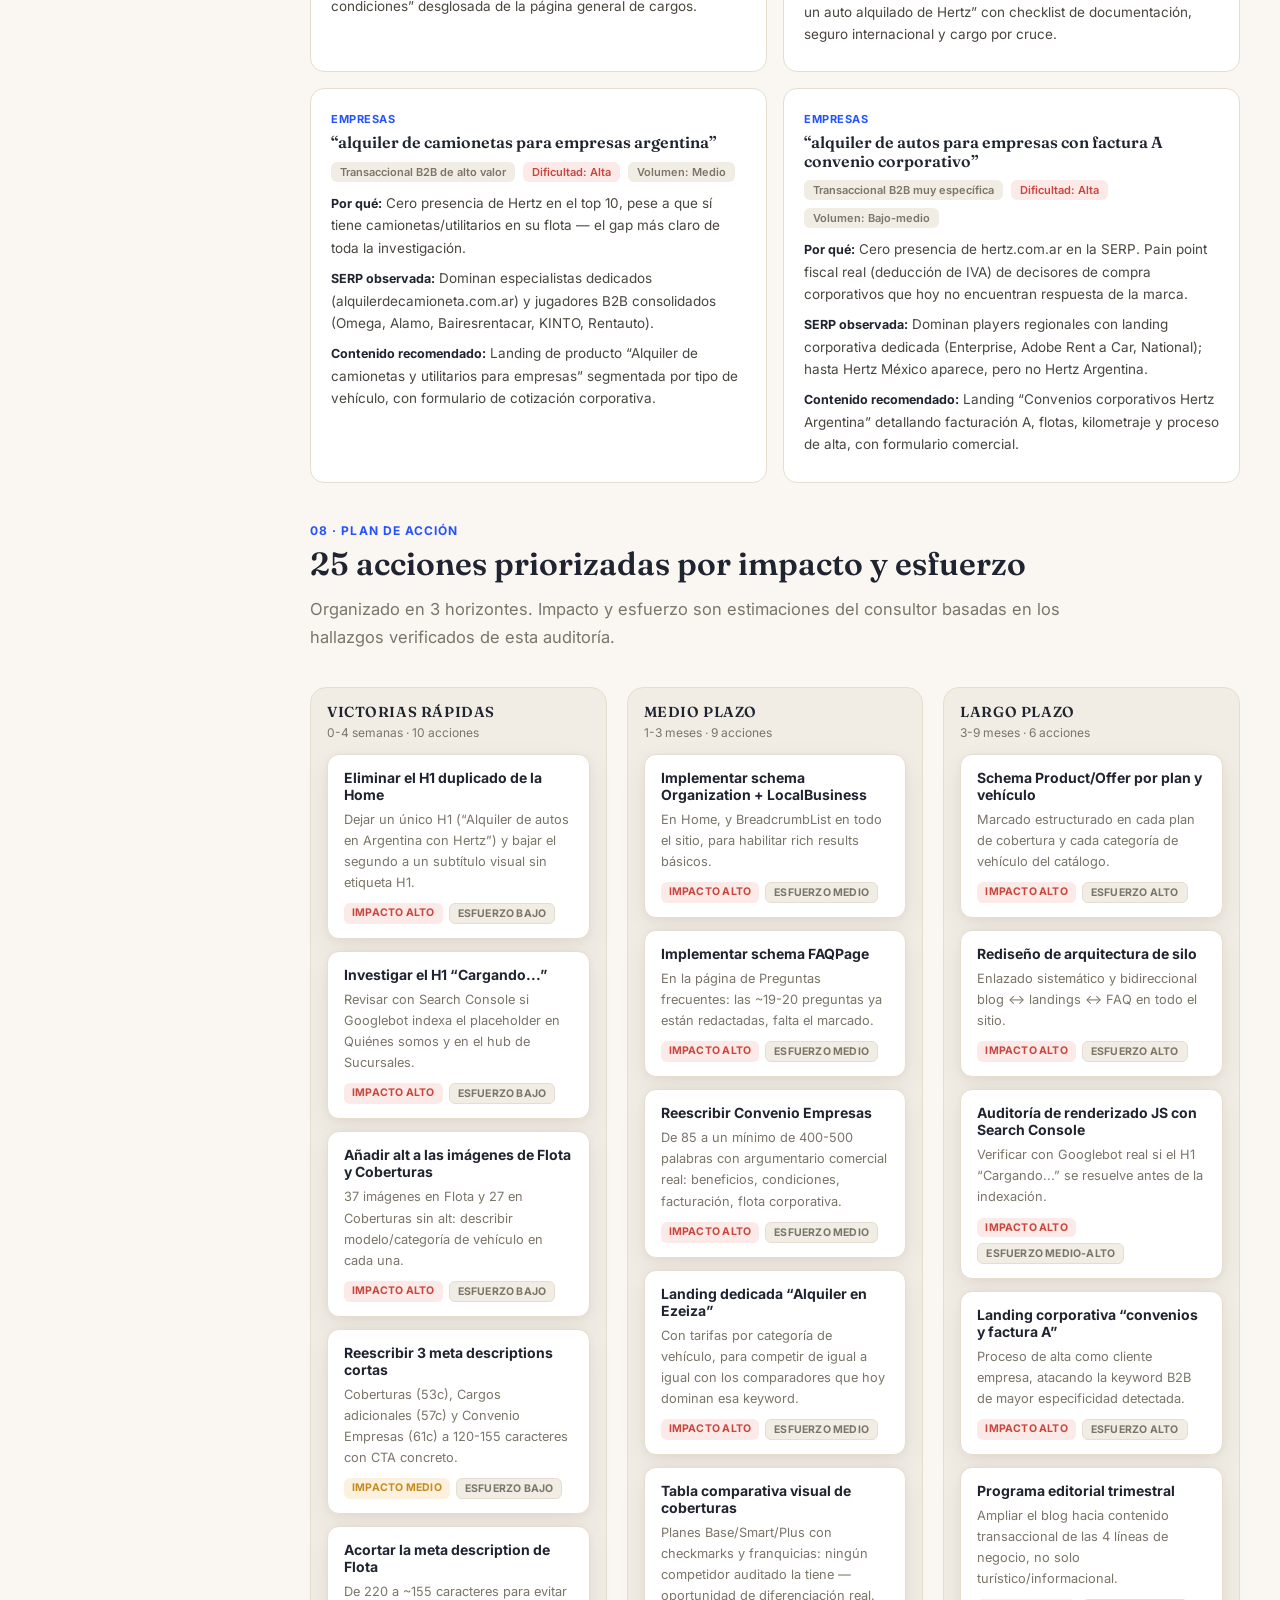
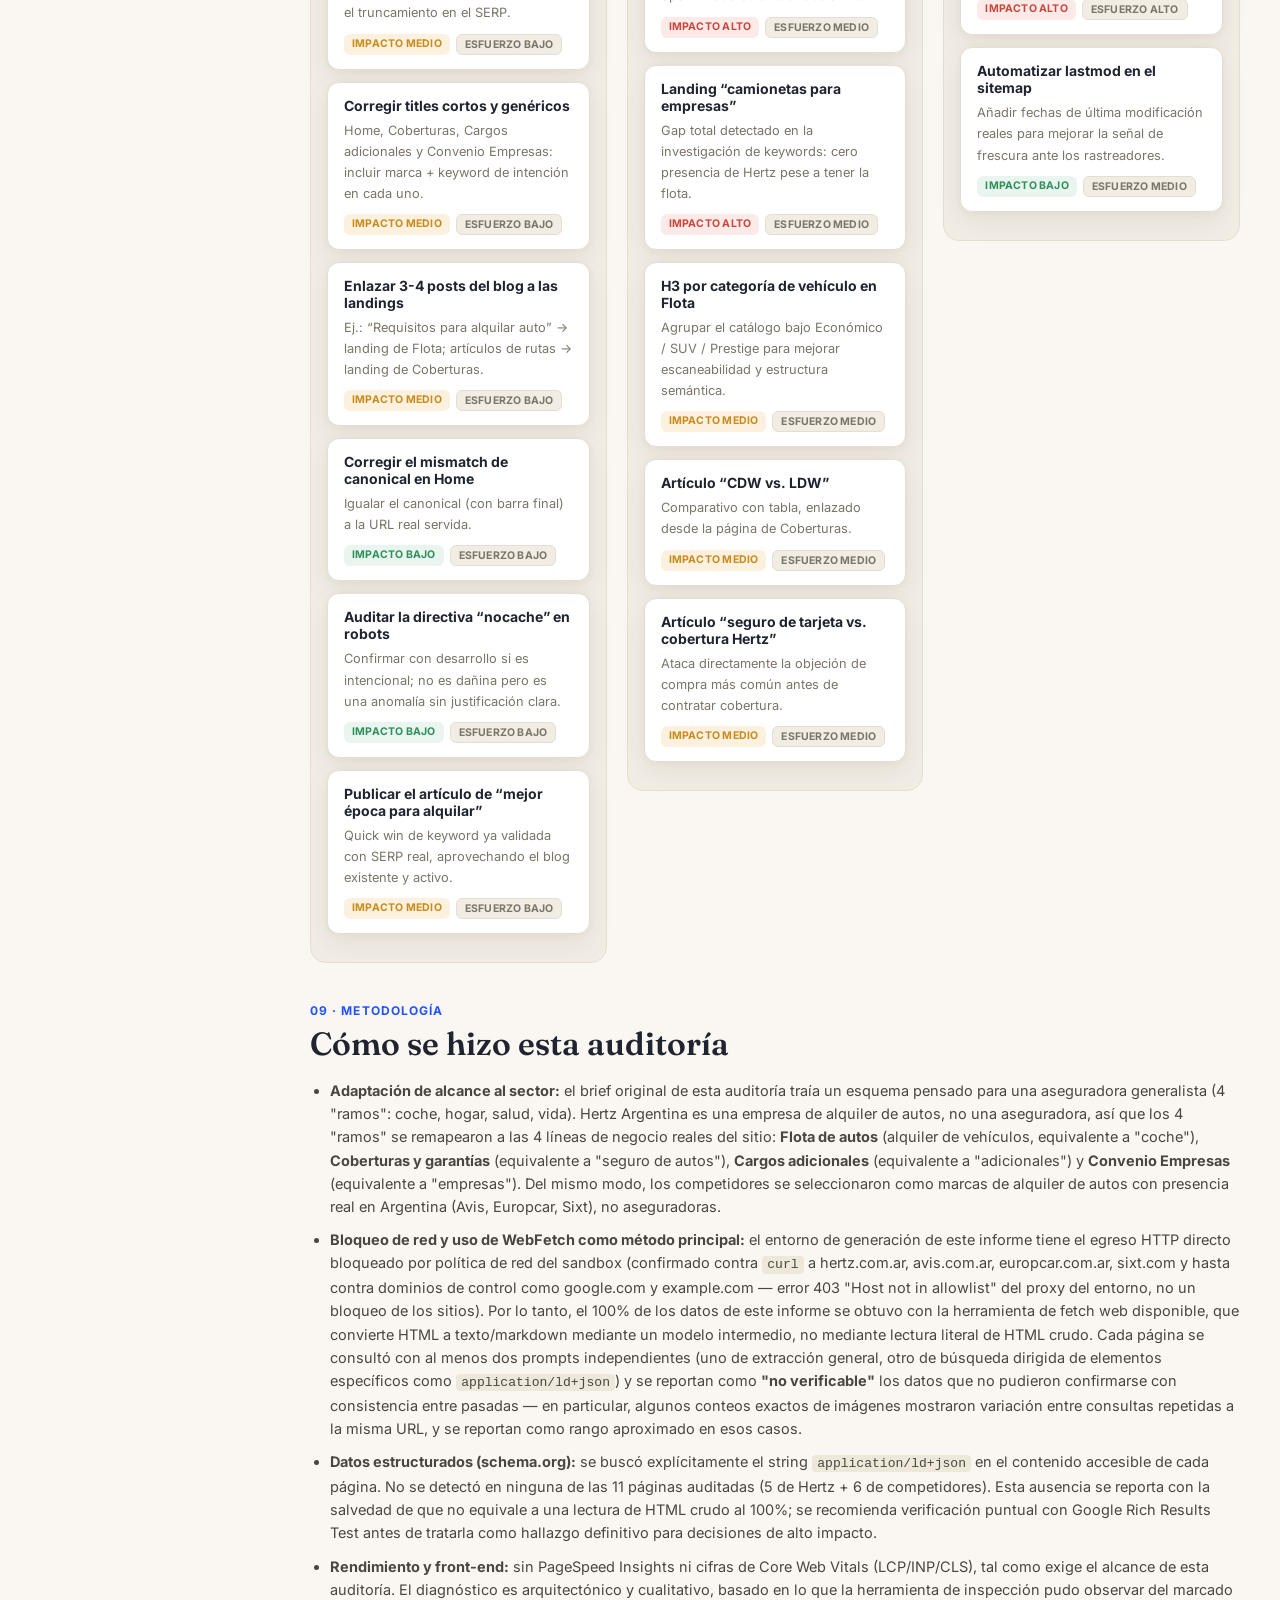
<file: Proyectos/hertz-seo-auditoria/auditoria-seo-hertz.html>
<!DOCTYPE html>
<html lang="es-AR">
<head>
<meta charset="UTF-8">
<meta name="viewport" content="width=device-width, initial-scale=1.0">
<title>Auditoría SEO &middot; Hertz Argentina</title>
<meta name="robots" content="noindex, nofollow">
<link rel="preconnect" href="https://fonts.googleapis.com">
<link rel="preconnect" href="https://fonts.gstatic.com" crossorigin>
<link href="https://fonts.googleapis.com/css2?family=Fraunces:opsz,wght@9..144,500;9..144,600;9..144,700&family=Inter:wght@400;500;600;700;800&display=swap" rel="stylesheet">
<style>
/* ============ FUENTES Y RESET ============ */
*,*::before,*::after{box-sizing:border-box}
html{scroll-behavior:smooth}
body{margin:0;font-family:'Inter',system-ui,sans-serif;background:var(--bg);color:var(--text);transition:background .3s ease,color .3s ease;-webkit-font-smoothing:antialiased}
h1,h2,h3,h4{font-family:'Fraunces',Georgia,serif;font-weight:600;line-height:1.15;margin:0 0 .5em;color:var(--text-strong)}
p{line-height:1.65;margin:0 0 1em;color:var(--text)}
a{color:var(--accent)}
code{background:var(--code-bg);padding:.1em .4em;border-radius:4px;font-size:.9em;font-family:'SFMono-Regular',Consolas,monospace}
img{max-width:100%}
button{font-family:inherit}

:root{
  --bg:#faf7f2; --bg-alt:#f2ede4; --card-bg:#ffffff; --border:#e5ddd0;
  --text:#4a463f; --text-strong:#1f2430; --text-muted:#7a7568;
  --navy:#131a33; --accent:#2452ff; --accent-soft:#e8edff;
  --sev-red:#c9463c; --sev-red-bg:#fbeae8; --sev-yellow:#c98a1c; --sev-yellow-bg:#fbf1de;
  --sev-green:#2f8f5b; --sev-green-bg:#e9f5ee;
  --grid-line:rgba(30,30,40,.10); --code-bg:#eee8db;
  --shadow:0 10px 30px rgba(30,25,15,.06), 0 2px 8px rgba(30,25,15,.04);
  --best-bg:#e4f5eb; --worst-bg:#fbe9e7;
}
html.dark{
  --bg:#12141c; --bg-alt:#181b26; --card-bg:#1b1f2b; --border:#2b3040;
  --text:#c7cbdb; --text-strong:#f2f4fb; --text-muted:#8b90a6;
  --navy:#0b0e18; --accent:#5b82ff; --accent-soft:#1c2440;
  --sev-red:#ff6b60; --sev-red-bg:#3a1e1e; --sev-yellow:#f0b13f; --sev-yellow-bg:#3a3120;
  --sev-green:#4fd394; --sev-green-bg:#173226;
  --grid-line:rgba(255,255,255,.10); --code-bg:#262b3a;
  --shadow:0 10px 30px rgba(0,0,0,.35), 0 2px 8px rgba(0,0,0,.25);
  --best-bg:#173226; --worst-bg:#3a1e1e;
}

/* ============ BARRA DE PROGRESO ============ */
#scroll-progress{position:fixed;top:0;left:0;height:3px;background:linear-gradient(90deg,var(--accent),#7b9bff);width:0%;z-index:9999;transition:width .1s linear}

/* ============ HERRAMIENTAS FLOTANTES ============ */
.floating-tools{position:fixed;top:18px;right:22px;display:flex;gap:10px;z-index:900}
.tool-btn{width:44px;height:44px;border-radius:50%;border:1px solid var(--border);background:var(--card-bg);color:var(--text-strong);display:flex;align-items:center;justify-content:center;cursor:pointer;box-shadow:var(--shadow);font-size:18px;transition:transform .15s ease}
.tool-btn:hover{transform:translateY(-2px)}
.tool-btn.pdf{width:auto;padding:0 18px;border-radius:22px;font-family:'Inter';font-weight:600;font-size:13px;gap:8px;display:inline-flex;align-items:center}

/* ============ LAYOUT ============ */
.layout{display:flex;max-width:1440px;margin:0 auto}
.sidebar{width:270px;flex-shrink:0;position:sticky;top:0;height:100vh;overflow-y:auto;padding:32px 18px;border-right:1px solid var(--border)}
.sidebar-brand{font-family:'Fraunces';font-size:15px;font-weight:600;color:var(--text-strong);margin-bottom:28px;letter-spacing:.02em}
.sidebar-brand small{display:block;font-family:'Inter';font-weight:400;font-size:11.5px;color:var(--text-muted);margin-top:4px;letter-spacing:.03em;text-transform:uppercase}
.side-nav{list-style:none;margin:0;padding:0;display:flex;flex-direction:column;gap:2px}
.side-nav a{display:flex;gap:10px;align-items:baseline;padding:9px 12px;border-radius:8px;text-decoration:none;color:var(--text-muted);font-size:13.5px;font-weight:500;transition:background .15s,color .15s}
.side-nav a .n{font-variant-numeric:tabular-nums;font-size:11.5px;color:var(--text-muted);opacity:.7}
.side-nav a:hover{background:var(--bg-alt);color:var(--text-strong)}
.side-nav a.active{background:var(--accent-soft);color:var(--accent);font-weight:700}
.side-nav a.active .n{color:var(--accent)}
main{flex:1;min-width:0;padding:0 0 80px}
.section-inner{max-width:1080px;margin:0 auto;padding:0 40px}
section.report-section{padding-top:86px;margin-top:-46px}
.section-kicker{font-size:12px;text-transform:uppercase;letter-spacing:.09em;color:var(--accent);font-weight:700;margin-bottom:8px}
.section-title{font-size:32px;margin-bottom:14px}
.section-lede{font-size:16.5px;color:var(--text-muted);max-width:760px;margin-bottom:36px}

/* ============ HERO ============ */
.hero{background:linear-gradient(180deg,var(--navy) 0%, #1b2140 100%);color:#fff;padding:64px 40px 56px;position:relative;overflow:hidden}
html.dark .hero{background:linear-gradient(180deg,#0a0c14 0%, #141a2e 100%)}
.hero-inner{max-width:1080px;margin:0 auto;position:relative;z-index:2}
.hero-eyebrow{font-size:12.5px;letter-spacing:.12em;text-transform:uppercase;color:#9db0ff;font-weight:700;margin-bottom:14px}
.hero-title{font-size:44px;color:#fff;max-width:760px;margin-bottom:6px}
.hero-sub{color:#b7bdd6;font-size:16px;max-width:640px;margin-bottom:36px}
.hero-grid{display:grid;grid-template-columns:280px 1fr;gap:44px;align-items:start}
.gauge-wrap{display:flex;flex-direction:column;align-items:center}
.gauge-number{font-family:'Fraunces';font-size:52px;font-weight:600;color:#fff;margin-top:-58px}
.gauge-label{color:#9aa1c2;font-size:12.5px;text-transform:uppercase;letter-spacing:.08em;margin-top:2px}
.verdict{background:rgba(255,255,255,.06);border:1px solid rgba(255,255,255,.12);border-radius:14px;padding:20px 24px;margin-top:6px;font-size:15.5px;line-height:1.6;color:#e4e7f5}
.verdict strong{color:#fff}
.findings-cards{display:grid;grid-template-columns:repeat(3,1fr);gap:16px;margin-top:28px}
.hero-card{background:rgba(255,255,255,.055);border:1px solid rgba(255,255,255,.12);border-radius:14px;padding:18px 20px;backdrop-filter:blur(2px)}
.hero-card .dot{width:9px;height:9px;border-radius:50%;display:inline-block;margin-right:8px}
.hero-card .dot.red{background:#ff6b60}
.hero-card .dot.yellow{background:#f0b13f}
.hero-card .dot.green{background:#4fd394}
.hero-card .tag{font-size:11px;text-transform:uppercase;letter-spacing:.06em;color:#9aa1c2;font-weight:700}
.hero-card p{color:#dcdfef;font-size:13.8px;margin:8px 0 0}

.stat-strip{display:flex;gap:0;margin-top:40px;border-top:1px solid rgba(255,255,255,.14);padding-top:24px;flex-wrap:wrap}
.stat-item{flex:1;min-width:140px;padding-right:28px}
.stat-num{font-family:'Fraunces';font-size:30px;color:#fff}
.stat-num.red{color:#ff6b60}.stat-num.yellow{color:#f0b13f}.stat-num.green{color:#4fd394}
.stat-lab{font-size:12px;color:#9aa1c2;text-transform:uppercase;letter-spacing:.06em;margin-top:2px}

/* ============ FILTRO SEVERIDAD ============ */
.sev-filter{display:flex;gap:8px;margin-bottom:28px;flex-wrap:wrap}
.sev-btn{border:1px solid var(--border);background:var(--card-bg);color:var(--text);padding:8px 16px;border-radius:20px;font-size:13px;font-weight:600;cursor:pointer;transition:all .15s}
.sev-btn:hover{border-color:var(--accent)}
.sev-btn.active{background:var(--navy);color:#fff;border-color:var(--navy)}
html.dark .sev-btn.active{background:var(--accent);border-color:var(--accent)}

/* ============ FINDINGS / SEVERITY ============ */
.finding{display:flex;gap:12px;padding:14px 16px;border-radius:10px;border:1px solid var(--border);background:var(--card-bg);margin-bottom:10px;align-items:flex-start}
.finding .sev-badge{flex-shrink:0;width:22px;height:22px;border-radius:50%;display:flex;align-items:center;justify-content:center;margin-top:1px}
.finding .sev-badge svg{width:12px;height:12px}
.finding.sev-red .sev-badge{background:var(--sev-red-bg);color:var(--sev-red)}
.finding.sev-yellow .sev-badge{background:var(--sev-yellow-bg);color:var(--sev-yellow)}
.finding.sev-green .sev-badge{background:var(--sev-green-bg);color:var(--sev-green)}
.finding p{margin:0;font-size:14.5px}
.finding.filtered-out{display:none}

/* ============ CARDS / GRID GENERAL ============ */
.card{background:var(--card-bg);border:1px solid var(--border);border-radius:14px;padding:22px 24px;box-shadow:var(--shadow)}
.grid-2{display:grid;grid-template-columns:1fr 1fr;gap:20px}
.grid-3{display:grid;grid-template-columns:repeat(3,1fr);gap:20px}
.chart-card{background:var(--card-bg);border:1px solid var(--border);border-radius:16px;padding:22px 24px 18px;margin-bottom:24px;box-shadow:var(--shadow)}
.chart-card h3{font-size:17px;margin-bottom:4px}
.chart-card .chart-note{font-size:12.5px;color:var(--text-muted);margin-bottom:14px}
.chart-host{width:100%;height:320px}
.chart-host.radar-host{height:400px}
.chart-legend{display:flex;gap:16px;flex-wrap:wrap;margin-top:10px;font-size:12.5px;color:var(--text-muted)}
.legend-item{display:inline-flex;align-items:center;gap:6px}
.legend-item i{width:10px;height:10px;border-radius:3px;display:inline-block}
.chart-axis-label{font-size:10.5px;fill:var(--text-muted);font-family:'Inter'}
.chart-value-label{font-size:11px;fill:var(--text-strong);font-family:'Inter';font-weight:700}
.radar-label{font-size:11.5px;font-weight:600;fill:var(--text)}
.chart-tooltip{position:fixed;pointer-events:none;background:var(--navy);color:#fff;padding:8px 12px;border-radius:8px;font-size:12.5px;line-height:1.4;opacity:0;transition:opacity .12s;z-index:9998;box-shadow:var(--shadow);max-width:220px}
html.dark .chart-tooltip{background:#050609}

/* ============ ACORDEONES ============ */
.accordion{border:1px solid var(--border);border-radius:14px;margin-bottom:14px;overflow:hidden;background:var(--card-bg)}
.accordion-head{display:flex;align-items:center;justify-content:space-between;padding:18px 22px;cursor:pointer;gap:16px}
.accordion-head:hover{background:var(--bg-alt)}
.accordion-head h4{margin:0;font-size:17px}
.accordion-head .meta{font-size:12.5px;color:var(--text-muted);font-family:'Inter';font-weight:400;margin-top:3px}
.accordion-head .head-left{display:flex;flex-direction:column}
.accordion-head .head-right{display:flex;align-items:center;gap:14px;flex-shrink:0}
.sev-pill{font-size:11px;font-weight:700;padding:4px 10px;border-radius:20px;text-transform:uppercase;letter-spacing:.03em}
.sev-pill.red{background:var(--sev-red-bg);color:var(--sev-red)}
.sev-pill.yellow{background:var(--sev-yellow-bg);color:var(--sev-yellow)}
.sev-pill.green{background:var(--sev-green-bg);color:var(--sev-green)}
.chevron{width:20px;height:20px;transition:transform .25s ease;flex-shrink:0;color:var(--text-muted)}
.accordion.open .chevron{transform:rotate(180deg)}
.accordion-body{max-height:0;overflow:hidden;transition:max-height .35s ease}
.accordion.open .accordion-body{max-height:4000px}
.accordion-body-inner{padding:4px 22px 22px}
.meta-table{width:100%;border-collapse:collapse;margin:10px 0 18px;font-size:13.5px}
.meta-table td{padding:7px 10px;border-bottom:1px solid var(--border);vertical-align:top}
.meta-table td:first-child{color:var(--text-muted);font-weight:600;width:210px}
.meta-table code{word-break:break-all}

/* ============ TABLA COMPARATIVA ============ */
.table-wrap{overflow-x:auto;border:1px solid var(--border);border-radius:14px;background:var(--card-bg);box-shadow:var(--shadow)}
table.compare{width:100%;border-collapse:collapse;font-size:13.5px;min-width:720px}
table.compare th,table.compare td{padding:12px 16px;text-align:left;border-bottom:1px solid var(--border)}
table.compare thead th{background:var(--bg-alt);position:sticky;top:0;cursor:pointer;user-select:none;font-size:12px;text-transform:uppercase;letter-spacing:.04em;color:var(--text-muted);white-space:nowrap}
table.compare thead th:hover{color:var(--accent)}
table.compare thead th .arrow{font-size:10px;margin-left:4px;opacity:.5}
table.compare tbody th{font-weight:600;color:var(--text-strong);background:var(--card-bg)}
table.compare td.hertz-col,table.compare th.hertz-col{background:var(--accent-soft)}
table.compare td.best{background:var(--best-bg);font-weight:700}
table.compare td.worst{background:var(--worst-bg)}
table.compare tfoot td,table.compare tfoot th{border-top:2px solid var(--border);border-bottom:none;font-weight:700;background:var(--bg-alt)}

/* ============ KEYWORDS ============ */
.kw-grid{display:grid;grid-template-columns:repeat(2,1fr);gap:16px}
.kw-card{border:1px solid var(--border);border-radius:14px;padding:18px 20px;background:var(--card-bg)}
.kw-card .kw-ramo{font-size:11px;text-transform:uppercase;letter-spacing:.05em;color:var(--accent);font-weight:700}
.kw-card h4{font-size:16px;margin:6px 0 10px}
.kw-tags{display:flex;gap:8px;flex-wrap:wrap;margin-bottom:10px}
.kw-tag{font-size:11px;font-weight:600;padding:3px 9px;border-radius:6px;background:var(--bg-alt);color:var(--text-muted)}
.kw-tag.dif-alta{background:var(--sev-red-bg);color:var(--sev-red)}
.kw-tag.dif-media{background:var(--sev-yellow-bg);color:var(--sev-yellow)}
.kw-tag.dif-media-alta{background:var(--sev-yellow-bg);color:var(--sev-red)}
.kw-card p{font-size:13.5px;margin:0 0 8px}
.kw-card .kw-label{font-weight:700;color:var(--text-strong);font-size:12.5px}

/* ============ KANBAN ============ */
.kanban{display:grid;grid-template-columns:repeat(3,1fr);gap:20px;align-items:start}
.kanban-col{background:var(--bg-alt);border-radius:16px;padding:16px;border:1px solid var(--border)}
.kanban-col h4{font-size:14.5px;text-transform:uppercase;letter-spacing:.04em;margin-bottom:4px}
.kanban-col .kcount{font-size:12px;color:var(--text-muted);margin-bottom:14px}
.kcard{background:var(--card-bg);border:1px solid var(--border);border-radius:12px;padding:14px 16px;margin-bottom:12px;box-shadow:var(--shadow)}
.kcard h5{font-size:14px;margin:0 0 6px;font-family:'Inter';font-weight:700;color:var(--text-strong)}
.kcard p{font-size:12.8px;color:var(--text-muted);margin:0 0 10px}
.kcard .ktags{display:flex;gap:6px;flex-wrap:wrap}
.ktag{font-size:10.5px;font-weight:700;padding:3px 8px;border-radius:6px;text-transform:uppercase;letter-spacing:.02em}
.ktag.impact-alto{background:var(--sev-red-bg);color:var(--sev-red)}
.ktag.impact-medio{background:var(--sev-yellow-bg);color:var(--sev-yellow)}
.ktag.impact-bajo{background:var(--sev-green-bg);color:var(--sev-green)}
.ktag.effort{background:var(--bg-alt);color:var(--text-muted);border:1px solid var(--border)}

/* ============ METODOLOGÍA / FOOTER ============ */
.method-list{padding-left:20px}
.method-list li{margin-bottom:10px;font-size:14.5px;line-height:1.6}
.report-footer{text-align:center;padding:50px 40px;color:var(--text-muted);font-size:13px;border-top:1px solid var(--border);margin-top:20px}

/* ============ UTILIDADES ============ */
.tag-pill{display:inline-block;background:var(--bg-alt);border:1px solid var(--border);padding:3px 10px;border-radius:20px;font-size:11.5px;color:var(--text-muted);margin-bottom:10px;font-weight:600}
.small-note{font-size:12.5px;color:var(--text-muted)}
.divider{height:1px;background:var(--border);margin:44px 0}

@media (max-width:1099px){
  .sidebar{display:none}
  .hero-grid{grid-template-columns:1fr}
  .findings-cards{grid-template-columns:1fr}
  .grid-2,.grid-3{grid-template-columns:1fr}
  .kanban{grid-template-columns:1fr}
  .kw-grid{grid-template-columns:1fr}
  .section-inner{padding:0 20px}
  .hero{padding:48px 20px}
  .hero-title{font-size:32px}
}

/* ============ IMPRESIÓN ============ */
@media print{
  @page{size:A4;margin:13mm}
  *{print-color-adjust:exact;-webkit-print-color-adjust:exact}
  /* Forzar paleta clara en impresión, sin importar el modo elegido en pantalla */
  html,html.dark{
    --bg:#ffffff; --bg-alt:#f4f1ea; --card-bg:#ffffff; --border:#dcd4c4;
    --text:#3a362f; --text-strong:#17191f; --text-muted:#5c584c;
    --navy:#131a33; --accent:#1d3fd6; --accent-soft:#e8edff;
    --sev-red:#b23328; --sev-red-bg:#fbeae8; --sev-yellow:#96690f; --sev-yellow-bg:#fbf1de;
    --sev-green:#1f7a49; --sev-green-bg:#e9f5ee;
    --grid-line:rgba(20,20,30,.18); --code-bg:#eee8db;
    --best-bg:#dcf3e5; --worst-bg:#fbdedb;
  }
  .hero{background:#131a33!important}
  .sidebar,.floating-tools,#scroll-progress,.sev-filter{display:none!important}
  main{padding:0}
  .layout{display:block}
  section.report-section{padding-top:0;margin-top:0;break-inside:auto}
  .hero{padding:20px 0}
  .card,.chart-card,.accordion,table.compare,.kcard,.hero-card,.finding,.kw-card{break-inside:avoid}
  .accordion .accordion-body{max-height:none!important}
  .finding.filtered-out{display:flex!important}
  body{background:#fff!important;color:#111!important}
  a{text-decoration:none;color:inherit}
}

</style>
<script>
/* ============================================================
   Motor de gráficos propio (SVG + JS vanilla) — sin dependencias.
   Nota metodológica: el entorno de generación de este informe no tuvo
   acceso de red para descargar Chart.js (registry.npmjs.org, pypi.org
   y los CDN públicos estaban fuera de la lista blanca de egress de este
   sandbox en el momento de la auditoría). Para no incumplir el
   requisito de "cero dependencias externas / cero riesgo de rectángulos
   vacíos", se optó por un motor de gráficos SVG propio, ligero,
   accesible y con el mismo comportamiento (barras animadas, barras
   apiladas, radar, tooltips, redibujado en modo oscuro) que se le
   pediría a Chart.js. Queda documentado en la sección de Metodología.
   ============================================================ */
(function (global) {
  "use strict";

  function cssVar(name) {
    return getComputedStyle(document.documentElement).getPropertyValue(name).trim();
  }

  function el(tag, attrs, parent) {
    var n = document.createElementNS("http://www.w3.org/2000/svg", tag);
    for (var k in attrs) { if (attrs.hasOwnProperty(k) && attrs[k] !== null && attrs[k] !== undefined) n.setAttribute(k, attrs[k]); }
    if (parent) parent.appendChild(n);
    return n;
  }

  function clear(node) { while (node.firstChild) node.removeChild(node.firstChild); }

  function ensureTooltip() {
    var tt = document.getElementById("gt-tooltip");
    if (!tt) {
      tt = document.createElement("div");
      tt.id = "gt-tooltip";
      tt.className = "chart-tooltip";
      document.body.appendChild(tt);
    }
    return tt;
  }

  function showTip(evt, html) {
    var tt = ensureTooltip();
    tt.innerHTML = html;
    tt.style.opacity = "1";
    positionTip(evt);
  }
  function positionTip(evt) {
    var tt = ensureTooltip();
    var x = evt.clientX, y = evt.clientY;
    tt.style.left = (x + 14) + "px";
    tt.style.top = (y + 14) + "px";
  }
  function hideTip() {
    var tt = ensureTooltip();
    tt.style.opacity = "0";
  }

  var registry = [];

  function severityColor(sev) {
    if (sev === "red") return cssVar("--sev-red") || "#d64545";
    if (sev === "yellow") return cssVar("--sev-yellow") || "#e0a326";
    if (sev === "green") return cssVar("--sev-green") || "#2f9e5b";
    return cssVar("--accent") || "#2452ff";
  }

  /* ---------- BAR CHART (simple, 1 dataset, color por barra) ---------- */
  function barChart(containerId, cfg) {
    var host = document.getElementById(containerId);
    if (!host) return;
    function render() {
      clear(host);
      var W = host.clientWidth || 600, H = host.clientHeight || 320;
      var svg = el("svg", { viewBox: "0 0 " + W + " " + H, width: "100%", height: "100%", role: "img", "aria-label": cfg.ariaLabel || "" }, host);
      var padL = 44, padR = 16, padT = 20, padB = cfg.labelRotate ? 64 : 40;
      var plotW = W - padL - padR, plotH = H - padT - padB;
      var max = cfg.max || Math.max.apply(null, cfg.data.map(function (d) { return d.value; })) * 1.15;
      var n = cfg.data.length;
      var gap = plotW / n * 0.28;
      var barW = (plotW / n) - gap;

      var gridColor = cssVar("--grid-line") || "rgba(120,120,120,.18)";
      [0, 0.25, 0.5, 0.75, 1].forEach(function (t) {
        var y = padT + plotH * (1 - t);
        el("line", { x1: padL, x2: padL + plotW, y1: y, y2: y, stroke: gridColor, "stroke-width": 1 }, svg);
        var lbl = el("text", { x: padL - 8, y: y + 4, "text-anchor": "end", class: "chart-axis-label" }, svg);
        lbl.textContent = Math.round(max * t);
      });

      cfg.data.forEach(function (d, i) {
        var x = padL + i * (plotW / n) + gap / 2;
        var h = Math.max(2, (d.value / max) * plotH);
        var y = padT + plotH - h;
        var color = d.color || severityColor(d.sev) || cfg.color || (cssVar("--accent"));
        var rect = el("rect", {
          x: x, y: padT + plotH, width: barW, height: 0, rx: 6, fill: color, class: "bar-rect"
        }, svg);
        rect.addEventListener("mousemove", function (e) { showTip(e, "<strong>" + d.label + "</strong><br>" + (d.tooltip || (d.value + (cfg.unit || "")))); });
        rect.addEventListener("mouseleave", hideTip);
        requestAnimationFrame(function () {
          rect.style.transition = "y .7s cubic-bezier(.2,.7,.3,1), height .7s cubic-bezier(.2,.7,.3,1)";
          rect.setAttribute("y", y);
          rect.setAttribute("height", h);
        });
        var vlab = el("text", { x: x + barW / 2, y: y - 8, "text-anchor": "middle", class: "chart-value-label" }, svg);
        vlab.textContent = d.value + (cfg.unit || "");
        var xlab = el("text", {
          x: x + barW / 2, y: padT + plotH + 18, "text-anchor": cfg.labelRotate ? "end" : "middle",
          class: "chart-axis-label", transform: cfg.labelRotate ? "rotate(-32 " + (x + barW / 2) + " " + (padT + plotH + 18) + ")" : null
        }, svg);
        if (!cfg.labelRotate) xlab.removeAttribute("transform");
        xlab.textContent = d.label;
      });
    }
    render();
    registry.push(render);
    window.addEventListener("resize", debounce(render, 150));
  }

  /* ---------- STACKED BAR CHART ---------- */
  function stackedBarChart(containerId, cfg) {
    var host = document.getElementById(containerId);
    if (!host) return;
    function render() {
      clear(host);
      var W = host.clientWidth || 600, H = host.clientHeight || 340;
      var svg = el("svg", { viewBox: "0 0 " + W + " " + H, width: "100%", height: "100%", role: "img", "aria-label": cfg.ariaLabel || "" }, host);
      var padL = 44, padR = 16, padT = 20, padB = 40;
      var plotW = W - padL - padR, plotH = H - padT - padB;
      var totals = cfg.categories.map(function (c) { return c.segments.reduce(function (a, s) { return a + s.value; }, 0); });
      var max = Math.max.apply(null, totals) * 1.15;
      var n = cfg.categories.length;
      var gap = plotW / n * 0.32;
      var barW = (plotW / n) - gap;

      var gridColor = cssVar("--grid-line") || "rgba(120,120,120,.18)";
      [0, 0.25, 0.5, 0.75, 1].forEach(function (t) {
        var y = padT + plotH * (1 - t);
        el("line", { x1: padL, x2: padL + plotW, y1: y, y2: y, stroke: gridColor, "stroke-width": 1 }, svg);
        var lbl = el("text", { x: padL - 8, y: y + 4, "text-anchor": "end", class: "chart-axis-label" }, svg);
        lbl.textContent = Math.round(max * t);
      });

      cfg.categories.forEach(function (cat, i) {
        var x = padL + i * (plotW / n) + gap / 2;
        var yCursor = padT + plotH;
        cat.segments.forEach(function (seg) {
          var h = (seg.value / max) * plotH;
          var rect = el("rect", { x: x, y: padT + plotH, width: barW, height: 0, fill: seg.color, class: "bar-rect" }, svg);
          rect.addEventListener("mousemove", function (e) { showTip(e, "<strong>" + cat.label + "</strong><br>" + seg.name + ": " + seg.value); });
          rect.addEventListener("mouseleave", hideTip);
          (function (targetY, targetH, r) {
            requestAnimationFrame(function () {
              r.style.transition = "y .7s cubic-bezier(.2,.7,.3,1), height .7s cubic-bezier(.2,.7,.3,1)";
              r.setAttribute("y", targetY - targetH);
              r.setAttribute("height", targetH);
            });
          })(yCursor, h, rect);
          yCursor -= h;
        });
        var xlab = el("text", { x: x + barW / 2, y: padT + plotH + 18, "text-anchor": "middle", class: "chart-axis-label" }, svg);
        xlab.textContent = cat.label;
        var totlab = el("text", { x: x + barW / 2, y: padT + plotH - (totals[i] / max) * plotH - 8, "text-anchor": "middle", class: "chart-value-label" }, svg);
        totlab.textContent = totals[i];
      });

      if (cfg.legend) {
        var lg = document.createElement("div");
        lg.className = "chart-legend";
        cfg.legend.forEach(function (l) {
          var it = document.createElement("span");
          it.className = "legend-item";
          it.innerHTML = '<i style="background:' + l.color + '"></i>' + l.name;
          lg.appendChild(it);
        });
        host.parentNode.querySelectorAll(".chart-legend").forEach(function (x) { x.remove(); });
        host.parentNode.appendChild(lg);
      }
    }
    render();
    registry.push(render);
    window.addEventListener("resize", debounce(render, 150));
  }

  /* ---------- GROUPED BAR (multi-serie, para comparativa contenido) ---------- */
  function groupedBarChart(containerId, cfg) {
    var host = document.getElementById(containerId);
    if (!host) return;
    function render() {
      clear(host);
      var W = host.clientWidth || 600, H = host.clientHeight || 320;
      var svg = el("svg", { viewBox: "0 0 " + W + " " + H, width: "100%", height: "100%", role: "img", "aria-label": cfg.ariaLabel || "" }, host);
      var padL = 50, padR = 16, padT = 20, padB = 40;
      var plotW = W - padL - padR, plotH = H - padT - padB;
      var max = Math.max.apply(null, cfg.data.map(function (d) { return d.value; })) * 1.15;

      var gridColor = cssVar("--grid-line") || "rgba(120,120,120,.18)";
      [0, 0.25, 0.5, 0.75, 1].forEach(function (t) {
        var y = padT + plotH * (1 - t);
        el("line", { x1: padL, x2: padL + plotW, y1: y, y2: y, stroke: gridColor, "stroke-width": 1 }, svg);
        var lbl = el("text", { x: padL - 8, y: y + 4, "text-anchor": "end", class: "chart-axis-label" }, svg);
        lbl.textContent = Math.round(max * t);
      });

      var n = cfg.data.length;
      var gap = plotW / n * 0.28;
      var barW = (plotW / n) - gap;
      cfg.data.forEach(function (d, i) {
        var x = padL + i * (plotW / n) + gap / 2;
        var h = Math.max(2, (d.value / max) * plotH);
        var y = padT + plotH - h;
        var rect = el("rect", { x: x, y: padT + plotH, width: barW, height: 0, rx: 6, fill: d.color, class: "bar-rect" }, svg);
        rect.addEventListener("mousemove", function (e) { showTip(e, "<strong>" + d.label + "</strong><br>" + d.value + " palabras (estimado)"); });
        rect.addEventListener("mouseleave", hideTip);
        requestAnimationFrame(function () {
          rect.style.transition = "y .7s cubic-bezier(.2,.7,.3,1), height .7s cubic-bezier(.2,.7,.3,1)";
          rect.setAttribute("y", y);
          rect.setAttribute("height", h);
        });
        var vlab = el("text", { x: x + barW / 2, y: y - 8, "text-anchor": "middle", class: "chart-value-label" }, svg);
        vlab.textContent = d.value;
        var xlab = el("text", { x: x + barW / 2, y: padT + plotH + 18, "text-anchor": "middle", class: "chart-axis-label" }, svg);
        xlab.textContent = d.label;
      });
    }
    render();
    registry.push(render);
    window.addEventListener("resize", debounce(render, 150));
  }

  /* ---------- RADAR CHART ---------- */
  function radarChart(containerId, cfg) {
    var host = document.getElementById(containerId);
    if (!host) return;
    function render() {
      clear(host);
      var W = host.clientWidth || 420, H = host.clientHeight || 420;
      var cx = W / 2, cy = H / 2 - 6;
      var R = Math.min(W, H) / 2 - 56;
      var svg = el("svg", { viewBox: "0 0 " + W + " " + H, width: "100%", height: "100%", role: "img", "aria-label": cfg.ariaLabel || "" }, host);
      var axes = cfg.axes, nA = axes.length;
      var rings = [0.2, 0.4, 0.6, 0.8, 1];
      var gridColor = cssVar("--grid-line") || "rgba(120,120,120,.25)";

      function pt(i, frac) {
        var ang = (Math.PI * 2 * i / nA) - Math.PI / 2;
        return [cx + Math.cos(ang) * R * frac, cy + Math.sin(ang) * R * frac];
      }

      rings.forEach(function (f) {
        var pts = axes.map(function (_, i) { return pt(i, f).join(","); }).join(" ");
        el("polygon", { points: pts, fill: "none", stroke: gridColor, "stroke-width": 1 }, svg);
      });
      axes.forEach(function (a, i) {
        var p = pt(i, 1);
        el("line", { x1: cx, y1: cy, x2: p[0], y2: p[1], stroke: gridColor, "stroke-width": 1 }, svg);
        var lp = pt(i, 1.16);
        var t = el("text", { x: lp[0], y: lp[1], "text-anchor": "middle", class: "chart-axis-label radar-label" }, svg);
        t.textContent = a;
      });

      cfg.series.forEach(function (s) {
        var pts = s.values.map(function (v, i) { return pt(i, v / 100).join(","); }).join(" ");
        var poly = el("polygon", {
          points: pts, fill: s.color, "fill-opacity": s.fillOpacity != null ? s.fillOpacity : 0.12,
          stroke: s.color, "stroke-width": s.strokeWidth || 2, class: "radar-poly"
        }, svg);
        s.values.forEach(function (v, i) {
          var p = pt(i, v / 100);
          var dot = el("circle", { cx: p[0], cy: p[1], r: 3.5, fill: s.color, stroke: "var(--card-bg)", "stroke-width": 1.5 }, svg);
          dot.addEventListener("mousemove", function (e) { showTip(e, "<strong>" + s.name + "</strong><br>" + axes[i] + ": " + v + "/100"); });
          dot.addEventListener("mouseleave", hideTip);
        });
      });

      if (cfg.legend !== false) {
        var lg = document.createElement("div");
        lg.className = "chart-legend";
        cfg.series.forEach(function (s) {
          var it = document.createElement("span");
          it.className = "legend-item";
          it.innerHTML = '<i style="background:' + s.color + '"></i>' + s.name;
          lg.appendChild(it);
        });
        host.parentNode.querySelectorAll(".chart-legend").forEach(function (x) { x.remove(); });
        host.parentNode.appendChild(lg);
      }
    }
    render();
    registry.push(render);
    window.addEventListener("resize", debounce(render, 150));
  }

  function redrawAll() { registry.forEach(function (fn) { fn(); }); }

  function debounce(fn, ms) {
    var t; return function () { clearTimeout(t); var a = arguments; t = setTimeout(function () { fn.apply(null, a); }, ms); };
  }

  global.GTChart = {
    bar: barChart,
    stackedBar: stackedBarChart,
    groupedBar: groupedBarChart,
    radar: radarChart,
    redrawAll: redrawAll
  };
})(window);

</script>
</head>
<body>
<div id="scroll-progress"></div>

<div class="floating-tools">
  <button class="tool-btn" id="theme-toggle" aria-label="Cambiar modo claro/oscuro" title="Modo claro/oscuro">&#9789;</button>
  <button class="tool-btn pdf" id="pdf-btn" title="Descargar como PDF">&#8681; Descargar PDF</button>
</div>

<div class="layout">

  <nav class="sidebar" aria-label="Índice del informe">
    <div class="sidebar-brand">Auditoría SEO<small>Hertz Argentina &middot; 11 de julio de 2026</small></div>
    <ul class="side-nav"><li><a href="#resumen"><span class="n">01</span>Resumen ejecutivo</a></li>
<li><a href="#onpage"><span class="n">02</span>SEO On-Page</a></li>
<li><a href="#tecnico"><span class="n">03</span>SEO Técnico</a></li>
<li><a href="#rendimiento"><span class="n">04</span>Rendimiento y front-end</a></li>
<li><a href="#contenido"><span class="n">05</span>Contenido y blog</a></li>
<li><a href="#comparativa"><span class="n">06</span>Comparativa competitiva</a></li>
<li><a href="#keywords"><span class="n">07</span>Oportunidades de keywords</a></li>
<li><a href="#plan"><span class="n">08</span>Plan de acción</a></li>
<li><a href="#metodologia"><span class="n">09</span>Metodología</a></li></ul>
  </nav>
<main>

  <header class="hero">
    <div class="hero-inner">
      <div class="hero-eyebrow">Auditoría SEO independiente &middot; Alquiler de autos &middot; Argentina</div>
      <h1 class="hero-title">Hertz Argentina compite con la marca atada a la espalda del contenido.</h1>
      <p class="hero-sub">hertz.com.ar &middot; Sector alquiler de autos &middot; Análisis de SEO on-page, técnico, rendimiento arquitectónico, contenido y comparativa frente a Avis, Europcar y Sixt Argentina.</p>
      <div class="hero-grid">
        <div class="gauge-wrap">
          
    <svg id="gauge-svg" data-score="50" viewBox="0 0 360 210" width="280" height="164" role="img" aria-label="Puntuación SEO global 50 sobre 100">
      <path d="M 30.0 180.0 A 150 150 0 0 1 91.8 58.6" stroke="#c9463c" stroke-width="26" fill="none" stroke-linecap="butt"/><path d="M 91.8 58.6 A 150 150 0 0 1 226.4 37.3" stroke="#c98a1c" stroke-width="26" fill="none" stroke-linecap="butt"/><path d="M 226.4 37.3 A 150 150 0 0 1 330.0 180.0" stroke="#2f8f5b" stroke-width="26" fill="none" stroke-linecap="butt"/>
      <line x1="46.0" y1="180.0" x2="26.0" y2="180.0" stroke="rgba(255,255,255,.35)" stroke-width="2"/><line x1="52.6" y1="138.6" x2="33.5" y2="132.4" stroke="rgba(255,255,255,.35)" stroke-width="2"/><line x1="71.6" y1="101.2" x2="55.4" y2="89.5" stroke="rgba(255,255,255,.35)" stroke-width="2"/><line x1="101.2" y1="71.6" x2="89.5" y2="55.4" stroke="rgba(255,255,255,.35)" stroke-width="2"/><line x1="138.6" y1="52.6" x2="132.4" y2="33.5" stroke="rgba(255,255,255,.35)" stroke-width="2"/><line x1="180.0" y1="46.0" x2="180.0" y2="26.0" stroke="rgba(255,255,255,.35)" stroke-width="2"/><line x1="221.4" y1="52.6" x2="227.6" y2="33.5" stroke="rgba(255,255,255,.35)" stroke-width="2"/><line x1="258.8" y1="71.6" x2="270.5" y2="55.4" stroke="rgba(255,255,255,.35)" stroke-width="2"/><line x1="288.4" y1="101.2" x2="304.6" y2="89.5" stroke="rgba(255,255,255,.35)" stroke-width="2"/><line x1="307.4" y1="138.6" x2="326.5" y2="132.4" stroke="rgba(255,255,255,.35)" stroke-width="2"/><line x1="314.0" y1="180.0" x2="334.0" y2="180.0" stroke="rgba(255,255,255,.35)" stroke-width="2"/>
      <g id="gauge-needle-wrap" style="transform-box:view-box;transform-origin:180px 180px;">
        <line id="gauge-needle" x1="180" y1="180" x2="180" y2="52" stroke="#fff" stroke-width="4" stroke-linecap="round"
              style="transform-box:view-box;transform-origin:180px 180px;transform:rotate(-90deg);transition:transform 1.4s cubic-bezier(.22,1,.32,1);"/>
        <circle cx="180" cy="180" r="9" fill="#fff"/>
      </g>
    </svg>
          <div class="gauge-number" id="gauge-number">0</div>
          <div class="gauge-label">Índice SEO global &middot; 0-100</div>
        </div>
        <div>
          <div class="verdict">
            <strong>Veredicto del consultor:</strong> Hertz Argentina factura sobre una marca fuerte, pero su SEO on-page corre en modo “formulario de reserva”, no en modo “contenido que convierte”. Con 50/100 de índice global, la brecha más grande no es técnica —el robots.txt está limpio y el sitio corre en Next.js— sino de contenido: la landing de Flota compite con 335 palabras por la misma keyword que Sixt ataca con 2.100.
          </div>
          <div class="findings-cards"><div class="hero-card"><span class="tag"><span class="dot red"></span>Hallazgo crítico #1</span><p>El H1 de <strong>Quiénes somos</strong> y del hub de <strong>Sucursales</strong> se capturó como “Cargando...”: el placeholder de un componente JS que no terminó de renderizar. Si Googlebot indexa esa versión, esas páginas no tienen encabezado real.</p></div><div class="hero-card"><span class="tag"><span class="dot red"></span>Hallazgo crítico #2</span><p>0 de 37 imágenes en Flota y 0 de 27 en Coberturas tienen alt. Es la página más visual del sitio —la que vende el auto— y no aporta una sola señal de SEO de imagen a Google.</p></div><div class="hero-card"><span class="tag"><span class="dot yellow"></span>Oportunidad #3</span><p>Ni Hertz ni sus 3 competidores auditados (Avis, Europcar, Sixt) muestran una tabla comparativa de coberturas. Es un vacío de todo el sector: el primero en publicarla se diferencia solo.</p></div></div>
        </div>
      </div>
      <div class="stat-strip">
        <div class="stat-item"><div class="stat-num" id="stat-total">0</div><div class="stat-lab">Hallazgos totales</div></div>
        <div class="stat-item"><div class="stat-num red" id="stat-red">0</div><div class="stat-lab">Críticos</div></div>
        <div class="stat-item"><div class="stat-num yellow" id="stat-yellow">0</div><div class="stat-lab">A mejorar</div></div>
        <div class="stat-item"><div class="stat-num green" id="stat-green">0</div><div class="stat-lab">Correctos</div></div>
      </div>
    </div>
  </header>

  <section class="report-section" id="resumen">
    <div class="section-inner">
      <div class="section-kicker">01 &middot; Resumen ejecutivo</div>
      <h2 class="section-title">Puntuación por área</h2>
      <p class="section-lede">Índice de auditoría del consultor (0-100) por cada una de las 6 áreas evaluadas. No es un dato extraído de una herramienta externa de terceros: es la síntesis cualitativa de esta auditoría, ponderada por impacto real en tráfico y conversión.</p>
      <div class="chart-card">
        <h3>Desglose de la puntuación SEO — Hertz Argentina</h3>
        <p class="chart-note">Ponderación: On-Page 20% &middot; Técnico 20% &middot; Contenido 15% &middot; Rendimiento 15% &middot; Móvil 10% &middot; Autoridad 20% &rarr; índice global 50/100.</p>
        <div class="chart-host" id="chart-areas"></div>
      </div>
    </div>
  </section>

  <section class="report-section" id="onpage">
    <div class="section-inner">
      <div class="section-kicker">02 &middot; SEO On-Page</div>
      <h2 class="section-title">Home + 4 landings de producto</h2>
      <p class="section-lede">Auditadas la home y una landing de cada una de las 4 líneas de negocio reales de Hertz Argentina: Flota (alquiler de vehículos), Coberturas y garantías (seguro de autos), Cargos adicionales (adicionales) y Convenio Empresas (empresas). Ver nota de adaptación de alcance en Metodología.</p>
      
    <div class="sev-filter">
      <button class="sev-btn active" data-filter="all">Todos</button>
      <button class="sev-btn" data-filter="red">Críticos</button>
      <button class="sev-btn" data-filter="yellow">A mejorar</button>
      <button class="sev-btn" data-filter="green">Correctos</button>
    </div>
      
    <div class="accordion" id="acc-home">
      <div class="accordion-head">
        <div class="head-left">
          <h4>Home</h4>
          <span class="meta">General / marca &middot; <code>https://www.hertz.com.ar/</code></span>
        </div>
        <div class="head-right">
          <span class="sev-pill yellow">6 hallazgos &middot; 3c críticos</span>
          <svg class="chevron" viewBox="0 0 24 24" fill="none" stroke="currentColor" stroke-width="2"><path d="M6 9l6 6 6-6"/></svg>
        </div>
      </div>
      <div class="accordion-body"><div class="accordion-body-inner">
        <table class="meta-table">
          <tr><td>Title</td><td>&ldquo;Alquiler de Autos Hertz Argentina&rdquo; &mdash; 33 caracteres</td></tr>
          <tr><td>Meta description</td><td>&ldquo;Alquilá tu auto con Hertz Argentina. Precios económicos, vehículos modernos y servicio confiable en todo el país. Reservá online y obtené hasta 20% de descuento.&rdquo; &mdash; 161 caracteres</td></tr>
          <tr><td>H1</td><td><ul style='margin:4px 0 0;padding-left:18px'><li>Alquiler de autos en Argentina con Hertz</li><li>¡Disfruta el camino!</li></ul></td></tr>
          <tr><td>H2 principales</td><td>Nuestra flota de alquiler de autos, El auto que necesitas está muy cerca, Explora los destinos principales de Argentina y Chile</td></tr>
          <tr><td>H3</td><td>&mdash;</td></tr>
          <tr><td>Canonical</td><td><code>https://www.hertz.com.ar (sin barra final; la URL real lleva barra)</code></td></tr>
          <tr><td>Meta robots</td><td>index, follow, nocache</td></tr>
          <tr><td>Datos estructurados</td><td>No detectado (verificado en 2 pasadas independientes)</td></tr>
          <tr><td>Volumen de contenido</td><td>120-140 (aprox.) palabras</td></tr>
          <tr><td>Imágenes con / sin alt</td><td>6 de 9 con alt no vacío</td></tr>
        </table>
        <div class="finding sev-red"><span class="sev-badge"><svg viewBox="0 0 24 24" fill="none" stroke="currentColor" stroke-width="3"><path d="M12 5v8M12 17h.01"/></svg></span><p>Hay <strong>2 etiquetas H1</strong> en la misma página (“Alquiler de autos en Argentina con Hertz” y “¡Disfruta el camino!”). Un H1 duplicado diluye la señal temática principal para Google en la página más importante del sitio.</p></div>
<div class="finding sev-yellow"><span class="sev-badge"><svg viewBox="0 0 24 24" fill="none" stroke="currentColor" stroke-width="3"><path d="M12 5v8M12 17h.01"/></svg></span><p>El canonical declara <code>https://www.hertz.com.ar</code> sin barra final, mientras la URL real de la home es <code>https://www.hertz.com.ar/</code>. Es un mismatch menor, pero en una home no debería existir ninguna ambigüedad de canonicalización.</p></div>
<div class="finding sev-yellow"><span class="sev-badge"><svg viewBox="0 0 24 24" fill="none" stroke="currentColor" stroke-width="3"><path d="M12 5v8M12 17h.01"/></svg></span><p>Meta robots incluye la directiva <code>nocache</code>, que no es un estándar reconocido por Google. No es dañina, pero es una anomalía que vale la pena que el equipo de desarrollo explique.</p></div>
<div class="finding sev-red"><span class="sev-badge"><svg viewBox="0 0 24 24" fill="none" stroke="currentColor" stroke-width="3"><path d="M12 5v8M12 17h.01"/></svg></span><p>Solo ~120-140 palabras de contenido propio en toda la home de una marca con presencia nacional. El espacio lo domina el buscador de reserva; no hay argumentario de marca indexable.</p></div>
<div class="finding sev-yellow"><span class="sev-badge"><svg viewBox="0 0 24 24" fill="none" stroke="currentColor" stroke-width="3"><path d="M12 5v8M12 17h.01"/></svg></span><p>3 de 9 imágenes no tienen atributo <code>alt</code>. Mejorable, pero es la página con mejor cobertura de alt de todo el sitio auditado (66%).</p></div>
<div class="finding sev-red"><span class="sev-badge"><svg viewBox="0 0 24 24" fill="none" stroke="currentColor" stroke-width="3"><path d="M12 5v8M12 17h.01"/></svg></span><p>Cero datos estructurados (schema.org). Para una marca con sucursales físicas en 45+ ubicaciones, la ausencia de <code>LocalBusiness</code>/<code>Organization</code> es una oportunidad de rich results completamente desaprovechada.</p></div>
      </div></div>
    </div>

    <div class="accordion" id="acc-flota">
      <div class="accordion-head">
        <div class="head-left">
          <h4>Flota de autos en alquiler</h4>
          <span class="meta">Alquiler de vehículos (“coche”) &middot; <code>https://www.hertz.com.ar/flota-de-autos-en-alquiler</code></span>
        </div>
        <div class="head-right">
          <span class="sev-pill red">6 hallazgos &middot; 3c críticos</span>
          <svg class="chevron" viewBox="0 0 24 24" fill="none" stroke="currentColor" stroke-width="2"><path d="M6 9l6 6 6-6"/></svg>
        </div>
      </div>
      <div class="accordion-body"><div class="accordion-body-inner">
        <table class="meta-table">
          <tr><td>Title</td><td>&ldquo;Flota de autos en alquiler | Hertz Argentina&rdquo; &mdash; 44 caracteres</td></tr>
          <tr><td>Meta description</td><td>&ldquo;Hertz Argentina cuenta con una flota de mas de 3.000 vehículos para alquilar: desde autos compactos y SUV hasta camionetas, vans y la exclusiva línea Prestige. Elegí el auto ideal y viajá con la mejor calidad y servicio.&rdquo; &mdash; 220 caracteres</td></tr>
          <tr><td>H1</td><td>Flota de vehículos en alquiler</td></tr>
          <tr><td>H2 principales</td><td>Nuestra flota de autos en Argentina para rental</td></tr>
          <tr><td>H3</td><td>&mdash;</td></tr>
          <tr><td>Canonical</td><td><code>https://www.hertz.com.ar/flota-de-autos-en-alquiler (correcto)</code></td></tr>
          <tr><td>Meta robots</td><td>No presente en el head (equivale a index,follow por defecto)</td></tr>
          <tr><td>Datos estructurados</td><td>No detectado — sin Product/Vehicle/ItemList pese a ser un catálogo de +30 modelos</td></tr>
          <tr><td>Volumen de contenido</td><td>320-350 (aprox.) palabras</td></tr>
          <tr><td>Imágenes con / sin alt</td><td>0 de 37 con alt no vacío</td></tr>
        </table>
        <div class="finding sev-red"><span class="sev-badge"><svg viewBox="0 0 24 24" fill="none" stroke="currentColor" stroke-width="3"><path d="M12 5v8M12 17h.01"/></svg></span><p>La meta description tiene <strong>220 caracteres</strong>, muy por encima del límite recomendado (~155-160). Google la truncará en el SERP, cortando probablemente la mención a la línea Prestige.</p></div>
<div class="finding sev-red"><span class="sev-badge"><svg viewBox="0 0 24 24" fill="none" stroke="currentColor" stroke-width="3"><path d="M12 5v8M12 17h.01"/></svg></span><p><strong>0 de 37 imágenes</strong> tienen atributo <code>alt</code>. Es la página más visual del sitio —la que debería vender el auto— y no aporta una sola señal de accesibilidad ni de SEO de imagen.</p></div>
<div class="finding sev-yellow"><span class="sev-badge"><svg viewBox="0 0 24 24" fill="none" stroke="currentColor" stroke-width="3"><path d="M12 5v8M12 17h.01"/></svg></span><p>El H2 único (“Nuestra flota de autos en Argentina para <em>rental</em>”) mezcla inglés dentro de un encabezado en español; detalle de calidad editorial a pulir.</p></div>
<div class="finding sev-yellow"><span class="sev-badge"><svg viewBox="0 0 24 24" fill="none" stroke="currentColor" stroke-width="3"><path d="M12 5v8M12 17h.01"/></svg></span><p>Cero etiquetas H3 pese a listar 30+ modelos: una jerarquía por categoría (Económico, SUV, Prestige) es una oportunidad de estructura semántica perdida.</p></div>
<div class="finding sev-yellow"><span class="sev-badge"><svg viewBox="0 0 24 24" fill="none" stroke="currentColor" stroke-width="3"><path d="M12 5v8M12 17h.01"/></svg></span><p>El contenido textual único por modelo es mínimo: se repiten specs cortas (“5 pasajeros”, “Automática”, “Kilometraje ilimitado”) decenas de veces — contenido plantillado, no diferenciado.</p></div>
<div class="finding sev-red"><span class="sev-badge"><svg viewBox="0 0 24 24" fill="none" stroke="currentColor" stroke-width="3"><path d="M12 5v8M12 17h.01"/></svg></span><p>Sin datos estructurados de tipo <code>Product</code>/<code>Vehicle</code>: es la página con mayor potencial de rich results de fichas de auto de todo el sitio, y no lo aprovecha.</p></div>
      </div></div>
    </div>

    <div class="accordion" id="acc-coberturas">
      <div class="accordion-head">
        <div class="head-left">
          <h4>Coberturas y garantías para el auto</h4>
          <span class="meta">Seguro de autos &middot; <code>https://www.hertz.com.ar/coberturas-y-garantias-para-el-auto</code></span>
        </div>
        <div class="head-right">
          <span class="sev-pill red">7 hallazgos &middot; 3c críticos</span>
          <svg class="chevron" viewBox="0 0 24 24" fill="none" stroke="currentColor" stroke-width="2"><path d="M6 9l6 6 6-6"/></svg>
        </div>
      </div>
      <div class="accordion-body"><div class="accordion-body-inner">
        <table class="meta-table">
          <tr><td>Title</td><td>&ldquo;Cobertura y garantías&rdquo; &mdash; 21 caracteres</td></tr>
          <tr><td>Meta description</td><td>&ldquo;Nuestra cobertura y garantías para tu carro alquilado&rdquo; &mdash; 53 caracteres</td></tr>
          <tr><td>H1</td><td>Cobertura y garantía de los vehículos</td></tr>
          <tr><td>H2 principales</td><td>Hertz Argentina, Coberturas, Montos de franquicias y garantías</td></tr>
          <tr><td>H3</td><td>Base, Smart, Plus, Cubiertas Cover, (C) Económico MT</td></tr>
          <tr><td>Canonical</td><td><code>https://www.hertz.com.ar/coberturas-y-garantias-para-el-auto (correcto)</code></td></tr>
          <tr><td>Meta robots</td><td>No presente en el head</td></tr>
          <tr><td>Datos estructurados</td><td>No detectado — sin Product/Offer pese a listar planes de cobertura con precios</td></tr>
          <tr><td>Volumen de contenido</td><td>~1.100 (la landing con más profundidad editorial de las 4 auditadas) palabras</td></tr>
          <tr><td>Imágenes con / sin alt</td><td>0 de 27 con alt no vacío</td></tr>
        </table>
        <div class="finding sev-red"><span class="sev-badge"><svg viewBox="0 0 24 24" fill="none" stroke="currentColor" stroke-width="3"><path d="M12 5v8M12 17h.01"/></svg></span><p>Title de solo <strong>21 caracteres</strong> (“Cobertura y garantías”): no incluye marca ni la keyword de intención “seguro auto alquiler Argentina”, desaprovechando ~50 caracteres disponibles.</p></div>
<div class="finding sev-red"><span class="sev-badge"><svg viewBox="0 0 24 24" fill="none" stroke="currentColor" stroke-width="3"><path d="M12 5v8M12 17h.01"/></svg></span><p>Meta description de solo <strong>53 caracteres</strong>, genérica, sin datos concretos (montos, tipos de plan) ni CTA — muy por debajo del óptimo (~120-155).</p></div>
<div class="finding sev-yellow"><span class="sev-badge"><svg viewBox="0 0 24 24" fill="none" stroke="currentColor" stroke-width="3"><path d="M12 5v8M12 17h.01"/></svg></span><p>El H1 usa “garantía” (singular) mientras el title y la URL usan “garantías” (plural): inconsistencia menor de nomenclatura entre elementos de la misma página.</p></div>
<div class="finding sev-yellow"><span class="sev-badge"><svg viewBox="0 0 24 24" fill="none" stroke="currentColor" stroke-width="3"><path d="M12 5v8M12 17h.01"/></svg></span><p>Los H3 mezclan nombres de planes de cobertura (Base, Smart, Plus) con una categoría de vehículo (“(C) Económico MT”) en el mismo nivel jerárquico: jerarquía de encabezados poco planificada.</p></div>
<div class="finding sev-red"><span class="sev-badge"><svg viewBox="0 0 24 24" fill="none" stroke="currentColor" stroke-width="3"><path d="M12 5v8M12 17h.01"/></svg></span><p><strong>0 de 27 imágenes</strong> con alt. En la página que explica coberturas y franquicias con apoyo visual, ninguna imagen es legible para un lector de pantalla ni aporta señal a Google Imágenes.</p></div>
<div class="finding sev-green"><span class="sev-badge"><svg viewBox="0 0 24 24" fill="none" stroke="currentColor" stroke-width="3"><path d="M5 13l4 4L19 7"/></svg></span><p>Es, con diferencia, la landing con más contenido editorial propio del sitio (~1.100 palabras) — la base es buena, falta pulir metadatos y accesibilidad.</p></div>
<div class="finding sev-yellow"><span class="sev-badge"><svg viewBox="0 0 24 24" fill="none" stroke="currentColor" stroke-width="3"><path d="M12 5v8M12 17h.01"/></svg></span><p>Sin datos estructurados <code>Product</code>/<code>Offer</code> pese a tratarse de planes con nombre y franquicia — candidata directa a rich snippet de producto.</p></div>
      </div></div>
    </div>

    <div class="accordion" id="acc-cargos">
      <div class="accordion-head">
        <div class="head-left">
          <h4>Cargos adicionales de alquiler</h4>
          <span class="meta">Adicionales &middot; <code>https://www.hertz.com.ar/cargos-adicionales-de-alquiler</code></span>
        </div>
        <div class="head-right">
          <span class="sev-pill red">5 hallazgos &middot; 3c críticos</span>
          <svg class="chevron" viewBox="0 0 24 24" fill="none" stroke="currentColor" stroke-width="2"><path d="M6 9l6 6 6-6"/></svg>
        </div>
      </div>
      <div class="accordion-body"><div class="accordion-body-inner">
        <table class="meta-table">
          <tr><td>Title</td><td>&ldquo;Cargos adicionales&rdquo; &mdash; 18 caracteres</td></tr>
          <tr><td>Meta description</td><td>&ldquo;Información sobre cargos adicionales al adquirir un carro&rdquo; &mdash; 57 caracteres</td></tr>
          <tr><td>H1</td><td>Cargos adicionales en el alquiler de vehículos</td></tr>
          <tr><td>H2 principales</td><td>Hertz Argentina, Demoras en la devolución, Combustible, Extensión de alquileres, Cargos por devoluciones en otro país, Servicios opcionales con cargo extra</td></tr>
          <tr><td>H3</td><td>&mdash;</td></tr>
          <tr><td>Canonical</td><td><code>https://www.hertz.com.ar/cargos-adicionales-de-alquiler (correcto)</code></td></tr>
          <tr><td>Meta robots</td><td>No presente en el head</td></tr>
          <tr><td>Datos estructurados</td><td>No detectado</td></tr>
          <tr><td>Volumen de contenido</td><td>~520 (cobertura temática razonable) palabras</td></tr>
          <tr><td>Imágenes con / sin alt</td><td>0 de 6 con alt no vacío</td></tr>
        </table>
        <div class="finding sev-red"><span class="sev-badge"><svg viewBox="0 0 24 24" fill="none" stroke="currentColor" stroke-width="3"><path d="M12 5v8M12 17h.01"/></svg></span><p>Title de solo <strong>18 caracteres</strong> (“Cargos adicionales”): el más corto de todo el sitio, sin marca ni keyword comercial “alquiler de autos”.</p></div>
<div class="finding sev-red"><span class="sev-badge"><svg viewBox="0 0 24 24" fill="none" stroke="currentColor" stroke-width="3"><path d="M12 5v8M12 17h.01"/></svg></span><p>La meta description usa <strong>“adquirir un carro”</strong> (comprar) en una página que trata cargos de <strong>alquiler</strong>: posible error de copy que manda la señal de intención equivocada a Google.</p></div>
<div class="finding sev-green"><span class="sev-badge"><svg viewBox="0 0 24 24" fill="none" stroke="currentColor" stroke-width="3"><path d="M5 13l4 4L19 7"/></svg></span><p>El H1 (“Cargos adicionales en el alquiler de vehículos”) está mejor optimizado que el title de la misma página — paradoja a corregir alineando ambos.</p></div>
<div class="finding sev-yellow"><span class="sev-badge"><svg viewBox="0 0 24 24" fill="none" stroke="currentColor" stroke-width="3"><path d="M12 5v8M12 17h.01"/></svg></span><p>Cero H3 pese a listar varios servicios opcionales con cargo extra: faltan subtítulos por servicio para mejorar escaneabilidad y estructura semántica.</p></div>
<div class="finding sev-red"><span class="sev-badge"><svg viewBox="0 0 24 24" fill="none" stroke="currentColor" stroke-width="3"><path d="M12 5v8M12 17h.01"/></svg></span><p><strong>0 de 6 imágenes</strong> con alt.</p></div>
      </div></div>
    </div>

    <div class="accordion" id="acc-empresas">
      <div class="accordion-head">
        <div class="head-left">
          <h4>Convenio Empresas y Agencias</h4>
          <span class="meta">Empresas &middot; <code>https://www.hertz.com.ar/convenio-empresas</code></span>
        </div>
        <div class="head-right">
          <span class="sev-pill red">5 hallazgos &middot; 1c críticos</span>
          <svg class="chevron" viewBox="0 0 24 24" fill="none" stroke="currentColor" stroke-width="2"><path d="M6 9l6 6 6-6"/></svg>
        </div>
      </div>
      <div class="accordion-body"><div class="accordion-body-inner">
        <table class="meta-table">
          <tr><td>Title</td><td>&ldquo;Convenio Empresas y Agencias&rdquo; &mdash; 28 caracteres</td></tr>
          <tr><td>Meta description</td><td>&ldquo;Acuerdo comercial para empresas que quieran alquilar un coche&rdquo; &mdash; 61 caracteres</td></tr>
          <tr><td>H1</td><td>Convenio Empresas y Agencias</td></tr>
          <tr><td>H2 principales</td><td>Disfrutemos juntos el camino</td></tr>
          <tr><td>H3</td><td>Formulario de Empresas</td></tr>
          <tr><td>Canonical</td><td><code>https://www.hertz.com.ar/convenio-empresas (correcto)</code></td></tr>
          <tr><td>Meta robots</td><td>No presente en el head</td></tr>
          <tr><td>Datos estructurados</td><td>No detectado</td></tr>
          <tr><td>Volumen de contenido</td><td>~85 (la landing con menos contenido de todo el sitio) palabras</td></tr>
          <tr><td>Imágenes con / sin alt</td><td>6 de 11 con alt no vacío</td></tr>
        </table>
        <div class="finding sev-red"><span class="sev-badge"><svg viewBox="0 0 24 24" fill="none" stroke="currentColor" stroke-width="3"><path d="M12 5v8M12 17h.01"/></svg></span><p>Solo <strong>~85 palabras</strong> de contenido propio: es prácticamente un formulario de contacto sin argumentario comercial (nada sobre beneficios, condiciones, facturación o flota corporativa).</p></div>
<div class="finding sev-yellow"><span class="sev-badge"><svg viewBox="0 0 24 24" fill="none" stroke="currentColor" stroke-width="3"><path d="M12 5v8M12 17h.01"/></svg></span><p>La meta description usa <strong>“coche”</strong> (variante de España) mientras el resto del sitio usa “auto”/“carro” (Argentina): inconsistencia de variante de español dentro del propio copy SEO.</p></div>
<div class="finding sev-yellow"><span class="sev-badge"><svg viewBox="0 0 24 24" fill="none" stroke="currentColor" stroke-width="3"><path d="M12 5v8M12 17h.01"/></svg></span><p>El H2 único (“Disfrutemos juntos el camino”) es una frase de marca sin valor semántico ni keyword para una landing B2B: se pierde la oportunidad de reforzar “alquiler de autos para empresas”.</p></div>
<div class="finding sev-yellow"><span class="sev-badge"><svg viewBox="0 0 24 24" fill="none" stroke="currentColor" stroke-width="3"><path d="M12 5v8M12 17h.01"/></svg></span><p>Title corto (28c) sin keyword de intención (“alquiler de autos para empresas”); el H1 la repite igual, sin aportar variante long-tail.</p></div>
<div class="finding sev-yellow"><span class="sev-badge"><svg viewBox="0 0 24 24" fill="none" stroke="currentColor" stroke-width="3"><path d="M12 5v8M12 17h.01"/></svg></span><p>5 de 11 imágenes sin alt.</p></div>
      </div></div>
    </div>
    </div>
  </section>

  <section class="report-section" id="tecnico">
    <div class="section-inner">
      <div class="section-kicker">03 &middot; SEO Técnico</div>
      <h2 class="section-title">Rastreo, indexación y arquitectura</h2>
      <p class="section-lede">robots.txt, sitemap, canonicals, datos estructurados, canibalización y enlaces internos — hallazgos transversales a todo el sitio.</p>
      <div class="grid-2" style="margin-bottom:28px">
        <div class="card">
          <h3 style="font-size:16px;margin-bottom:10px">robots.txt</h3>
          <p style="font-size:13.5px"><code>User-agent: *</code><br><code>Disallow: /admin/</code><br><code>Sitemap: https://www.hertz.com.ar/sitemap-index.xml</code></p>
          <p class="small-note">Único bloqueo: la carpeta admin. Sin restricciones problemáticas de rastreo.</p>
        </div>
        <div class="card">
          <h3 style="font-size:16px;margin-bottom:10px">Sitemaps</h3>
          <p style="font-size:13.5px">Index &rarr; <code>sitemap.xml</code> (~61 URLs, sin lastmod), <code>sitemap-sucursales.xml</code>, <code>sitemap-blog.xml</code> (~14 artículos, hreflang es/en incluido).</p>
          <p class="small-note">Accesible y bien formado; falta señal de frescura (lastmod).</p>
        </div>
      </div>
      
    <div class="sev-filter">
      <button class="sev-btn active" data-filter="all">Todos</button>
      <button class="sev-btn" data-filter="red">Críticos</button>
      <button class="sev-btn" data-filter="yellow">A mejorar</button>
      <button class="sev-btn" data-filter="green">Correctos</button>
    </div>
      <div class="finding sev-green"><span class="sev-badge"><svg viewBox="0 0 24 24" fill="none" stroke="currentColor" stroke-width="3"><path d="M5 13l4 4L19 7"/></svg></span><p>El <code>robots.txt</code> es limpio: solo bloquea <code>/admin/</code> para todos los user-agents y declara correctamente <code>Sitemap: https://www.hertz.com.ar/sitemap-index.xml</code>. No hay restricciones problemáticas.</p></div>
<div class="finding sev-yellow"><span class="sev-badge"><svg viewBox="0 0 24 24" fill="none" stroke="currentColor" stroke-width="3"><path d="M12 5v8M12 17h.01"/></svg></span><p>El sitemap accesible en <code>/sitemap.xml</code> (~61 URLs) no coincide en nombre con el declarado en robots.txt (<code>sitemap-index.xml</code>). Ambas rutas responden, pero conviene que el cliente confirme en Search Console si son alias o archivos distintos.</p></div>
<div class="finding sev-yellow"><span class="sev-badge"><svg viewBox="0 0 24 24" fill="none" stroke="currentColor" stroke-width="3"><path d="M12 5v8M12 17h.01"/></svg></span><p>Ninguna entrada del sitemap incluye <code>&lt;lastmod&gt;</code>: cero señal de frescura de contenido para los rastreadores.</p></div>
<div class="finding sev-red"><span class="sev-badge"><svg viewBox="0 0 24 24" fill="none" stroke="currentColor" stroke-width="3"><path d="M12 5v8M12 17h.01"/></svg></span><p>El H1 de <strong>Quiénes somos</strong> y del hub de <strong>Sucursales</strong> (<code>/alquiler-de-autos-en-argentina</code>) se capturó literalmente como <strong>“Cargando...”</strong> — el placeholder de un componente que depende de JavaScript y no terminó de renderizar en el momento de la captura. Riesgo real de que Googlebot indexe un encabezado vacío en vez del contenido real; se recomienda verificación directa en Search Console (no verificable al 100% solo con las herramientas de este entorno).</p></div>
<div class="finding sev-red"><span class="sev-badge"><svg viewBox="0 0 24 24" fill="none" stroke="currentColor" stroke-width="3"><path d="M12 5v8M12 17h.01"/></svg></span><p>Cero datos estructurados (JSON-LD) verificables en las 5 páginas principales auditadas (home + 4 landings), confirmado con búsqueda literal del string en dos pasadas por página.</p></div>
<div class="finding sev-yellow"><span class="sev-badge"><svg viewBox="0 0 24 24" fill="none" stroke="currentColor" stroke-width="3"><path d="M12 5v8M12 17h.01"/></svg></span><p>Ausencia casi total de <code>alt</code> en imágenes de las páginas de producto: Flota 0/37, Coberturas 0/27, Cargos adicionales 0/6. Solo Home (6/9) y Convenio Empresas (6/11) tienen cobertura parcial.</p></div>
<div class="finding sev-yellow"><span class="sev-badge"><svg viewBox="0 0 24 24" fill="none" stroke="currentColor" stroke-width="3"><path d="M12 5v8M12 17h.01"/></svg></span><p>Ninguna de las 4 landings de producto enlaza contextualmente a las otras desde el cuerpo del texto — el silo temático entre “ramos” está roto. Solo <strong>Quiénes somos</strong> y <strong>Preguntas frecuentes</strong> enlazan hacia las landings.</p></div>
<div class="finding sev-yellow"><span class="sev-badge"><svg viewBox="0 0 24 24" fill="none" stroke="currentColor" stroke-width="3"><path d="M12 5v8M12 17h.01"/></svg></span><p>Riesgo de canibalización moderado entre <strong>Home</strong> y <strong>Flota</strong>: ambas compiten fuerte por “alquiler de autos” + “Argentina” en title/H1. No es grave porque el intent difiere (marca vs. catálogo), pero el solapamiento es alto.</p></div>
<div class="finding sev-green"><span class="sev-badge"><svg viewBox="0 0 24 24" fill="none" stroke="currentColor" stroke-width="3"><path d="M5 13l4 4L19 7"/></svg></span><p>No se detectaron enlaces internos rotos (404/500) en la muestra verificada (Quiénes somos, FAQ y sus enlaces salientes), aunque esta verificación es indirecta vía WebFetch, no un chequeo HTTP directo (curl bloqueado en este entorno).</p></div>
<div class="finding sev-yellow"><span class="sev-badge"><svg viewBox="0 0 24 24" fill="none" stroke="currentColor" stroke-width="3"><path d="M12 5v8M12 17h.01"/></svg></span><p>La página de <strong>Preguntas frecuentes</strong> tiene ~19-20 preguntas bien cubiertas pero sin marcado <code>FAQPage</code>: candidata obvia y de bajo esfuerzo para rich snippet de FAQ que hoy no se aprovecha.</p></div>
<div class="finding sev-yellow"><span class="sev-badge"><svg viewBox="0 0 24 24" fill="none" stroke="currentColor" stroke-width="3"><path d="M12 5v8M12 17h.01"/></svg></span><p>El title y meta description de <strong>Quiénes somos</strong> prometen “nuestra historia, valores y equipo”, pero el contenido real entregado son ~30-40 palabras genéricas: la página no cumple lo que promete su propia meta description (señal débil de E-E-A-T).</p></div>
    </div>
  </section>

  <section class="report-section" id="rendimiento">
    <div class="section-inner">
      <div class="section-kicker">04 &middot; Rendimiento y experiencia</div>
      <h2 class="section-title">Diagnóstico arquitectónico de front-end</h2>
      <p class="section-lede">Análisis cualitativo a partir de la inspección del HTML de la home y de la landing de Flota &mdash; sin Core Web Vitals ni PageSpeed Insights, tal como exige el alcance de esta auditoría. Ver limitaciones de acceso de red en Metodología.</p>
      <div class="chart-card">
        <h3>Diagnóstico de front-end &mdash; home auditada</h3>
        <p class="chart-note">Escala cualitativa 0-3 (0 = no verificable, 1 = alerta / sin datos suficientes, 2 = aceptable, 3 = positivo confirmado). No son milisegundos ni puntuaciones de Lighthouse.</p>
        <div class="chart-host" id="chart-frontend"></div>
      </div>
      
    <div class="sev-filter">
      <button class="sev-btn active" data-filter="all">Todos</button>
      <button class="sev-btn" data-filter="red">Críticos</button>
      <button class="sev-btn" data-filter="yellow">A mejorar</button>
      <button class="sev-btn" data-filter="green">Correctos</button>
    </div>
      <div class="finding sev-green"><span class="sev-badge"><svg viewBox="0 0 24 24" fill="none" stroke="currentColor" stroke-width="3"><path d="M5 13l4 4L19 7"/></svg></span><p><strong>Framework moderno confirmado:</strong> Next.js, con <code>_next/image</code> optimizando automáticamente el peso y el tamaño de las imágenes servidas (parámetros <code>w=</code> y <code>q=75</code> detectados en las URLs). Es una base técnica sana, poco común en el sector de alquiler de autos en Argentina.</p></div>
      <div class="finding sev-yellow"><span class="sev-badge"><svg viewBox="0 0 24 24" fill="none" stroke="currentColor" stroke-width="3"><path d="M12 5v8M12 17h.01"/></svg></span><p><strong>Sin visibilidad de terceros cargados en el arranque:</strong> no se detectaron contenedores de Google Tag Manager, tags de Analytics, reCAPTCHA, banner de consentimiento de cookies ni chat en vivo integrado (solo un ícono de acceso directo a WhatsApp). Esta ausencia <strong>no debe leerse como confirmación de que no existen</strong>: la herramienta de inspección disponible en este entorno no tiene acceso al código fuente crudo ni a las etiquetas <code>&lt;script&gt;</code> (ver Metodología). Se recomienda verificación directa con DevTools antes de tomar decisiones.</p></div>
      <div class="finding sev-yellow"><span class="sev-badge"><svg viewBox="0 0 24 24" fill="none" stroke="currentColor" stroke-width="3"><path d="M12 5v8M12 17h.01"/></svg></span><p><strong>No se pudo determinar</strong> el peso exacto del HTML, el formato real de las imágenes (WebP/AVIF vs. JPEG) más allá de los logos en SVG/PNG detectados, ni los recursos render-blocking del <code>&lt;head&gt;</code>. Ninguna cifra de estos puntos aparece en este informe: donde no hay dato verificado, no hay cifra.</p></div>
    </div>
  </section>

  <section class="report-section" id="contenido">
    <div class="section-inner">
      <div class="section-kicker">05 &middot; Contenido</div>
      <h2 class="section-title">Blog, profundidad editorial y silo temático</h2>
      <p class="section-lede">Hertz Argentina sí tiene blog activo &mdash; el problema no es la falta de contenido, es que ese contenido no está conectado con las páginas que convierten.</p>
      <div class="grid-3" style="margin-bottom:28px">
        <div class="card"><h3 style="font-size:15px">Artículos indexados</h3><p style="font-size:28px;font-family:'Fraunces';color:var(--text-strong);margin:6px 0">14</p><p class="small-note">Vía sitemap-blog.xml</p></div>
        <div class="card"><h3 style="font-size:15px">Frecuencia aparente</h3><p style="font-size:15px;margin:10px 0 0">aprox. cada 2 semanas (últimos posts entre marzo y junio de 2026)</p></div>
        <div class="card"><h3 style="font-size:15px">Categorías</h3><p style="font-size:15px;margin:10px 0 0">Recomendación de Viajes, Novedades, Destinos</p></div>
      </div>
      
    <div class="sev-filter">
      <button class="sev-btn active" data-filter="all">Todos</button>
      <button class="sev-btn" data-filter="red">Críticos</button>
      <button class="sev-btn" data-filter="yellow">A mejorar</button>
      <button class="sev-btn" data-filter="green">Correctos</button>
    </div>
      <div class="finding sev-green"><span class="sev-badge"><svg viewBox="0 0 24 24" fill="none" stroke="currentColor" stroke-width="3"><path d="M5 13l4 4L19 7"/></svg></span><p>El blog está activo: ~14 artículos indexados en <code>sitemap-blog.xml</code>, publicación aproximadamente cada 2 semanas, con 3 categorías (Recomendación de Viajes, Novedades, Destinos).</p></div>
<div class="finding sev-red"><span class="sev-badge"><svg viewBox="0 0 24 24" fill="none" stroke="currentColor" stroke-width="3"><path d="M12 5v8M12 17h.01"/></svg></span><p>Title y meta description de la página <code>/blog</code> son literalmente <strong>“Blog”</strong> y <strong>“Blog”</strong>: sin keyword, sin propuesta de valor, el hallazgo on-page más flagrante de todo el sitio.</p></div>
<div class="finding sev-red"><span class="sev-badge"><svg viewBox="0 0 24 24" fill="none" stroke="currentColor" stroke-width="3"><path d="M12 5v8M12 17h.01"/></svg></span><p>Silo temático roto: artículos con intención de conversión directa como “¿Es mejor alquilar auto vs. mantenerlo?” o “Mejor auto para rutas de montaña” no enlazan hacia las landings de Flota o Coberturas. El blog capta tráfico informacional y lo deja morir ahí, en vez de empujarlo al funnel.</p></div>
<div class="finding sev-yellow"><span class="sev-badge"><svg viewBox="0 0 24 24" fill="none" stroke="currentColor" stroke-width="3"><path d="M12 5v8M12 17h.01"/></svg></span><p>El artículo “Requisitos para alquilar auto” ya posiciona bien (Hertz aparece #2-#3 en esa búsqueda, según la investigación de keywords): es la prueba de que el blog sí puede funcionar cuando cubre una intención específica — el patrón no está replicado en el resto del blog.</p></div>
    </div>
  </section>

  <section class="report-section" id="comparativa">
    <div class="section-inner">
      <div class="section-kicker">06 &middot; Comparativa competitiva</div>
      <h2 class="section-title">Hertz vs. Avis, Europcar y Sixt Argentina</h2>
      <p class="section-lede">Se seleccionaron tres competidores directos de Hertz Argentina por criterio profesional: marcas internacionales de alquiler de autos con presencia real y sitio propio en el mercado argentino, solapamiento total de catálogo (flota + coberturas + cargos + convenios empresariales) y posicionamiento de marca comparable (jugador global, no un actor local de nicho): <strong>Avis Argentina</strong> (avis.com.ar), <strong>Europcar Argentina</strong> (europcar.com.ar) y <strong>Sixt Argentina</strong> (sixt.com/car-rental/argentina). Se excluyó Localiza por no tener presencia consolidada con sitio propio en Argentina en el momento de la auditoría.</p>

      <div class="chart-card">
        <h3>Profundidad de contenido &mdash; landing de coche</h3>
        <p class="chart-note">Palabras estimadas de contenido propio en la landing de alquiler/tarifas de cada marca.</p>
        <div class="chart-host" id="chart-content"></div>
      </div>

      <div class="chart-card">
        <h3>Índice de auditoría 0-100 &mdash; 6 ejes</h3>
        <p class="chart-note">Radar comparativo: on-page, técnico, contenido, rendimiento, móvil y autoridad de marca. Rendimiento/móvil de los competidores son estimaciones más ligeras (el alcance de auditoría de front-end profundo se limitó al sitio auditado, ver Metodología); autoridad es un índice cualitativo del consultor, no un dato de Ahrefs/Moz.</p>
        <div class="chart-host radar-host" id="chart-radar"></div>
      </div>

      <h3 style="font-size:20px;margin:36px 0 16px">Tabla comparativa &mdash; 13 métricas verificadas</h3>
      
      <div class="table-wrap">
        <table class="compare" id="compare-table">
          <thead><tr><th>Métrica</th><th class="hertz-col" data-sort-key="hertz">Hertz (auditado)<span class="arrow"></span></th><th class="" data-sort-key="avis">Avis<span class="arrow"></span></th><th class="" data-sort-key="europcar">Europcar<span class="arrow"></span></th><th class="" data-sort-key="sixt">Sixt<span class="arrow"></span></th></tr></thead>
          <tbody><tr><th scope="row">Longitud title home (caracteres)</th><td class="site-cell hertz-col" data-key="hertz" data-value="33" data-score="0">33c</td><td class="site-cell" data-key="avis" data-value="61" data-score="1">61c</td><td class="site-cell" data-key="europcar" data-value="41" data-score="0">41c</td><td class="site-cell" data-key="sixt" data-value="54" data-score="2">54c</td></tr><tr><th scope="row">Longitud meta description home (caracteres)</th><td class="site-cell hertz-col" data-key="hertz" data-value="161" data-score="1">161c</td><td class="site-cell" data-key="avis" data-value="161" data-score="1">161c</td><td class="site-cell" data-key="europcar" data-value="115" data-score="1">115c</td><td class="site-cell" data-key="sixt" data-value="129" data-score="2">129c</td></tr><tr><th scope="row">H1 único en home</th><td class="site-cell hertz-col" data-key="hertz" data-value="0" data-score="0">Duplicado (2)</td><td class="site-cell" data-key="avis" data-value="0" data-score="0">Ausente</td><td class="site-cell" data-key="europcar" data-value="2" data-score="2">Sí</td><td class="site-cell" data-key="sixt" data-value="2" data-score="2">Sí</td></tr><tr><th scope="row">Nº de H2 en home</th><td class="site-cell hertz-col" data-key="hertz" data-value="3" data-score="0">3</td><td class="site-cell" data-key="avis" data-value="0" data-score="0">0</td><td class="site-cell" data-key="europcar" data-value="6" data-score="1">6</td><td class="site-cell" data-key="sixt" data-value="10" data-score="2">10</td></tr><tr><th scope="row">Title/meta duplicados entre home y landing</th><td class="site-cell hertz-col" data-key="hertz" data-value="2" data-score="2">No</td><td class="site-cell" data-key="avis" data-value="0" data-score="0">Sí (idénticos)</td><td class="site-cell" data-key="europcar" data-value="2" data-score="2">No</td><td class="site-cell" data-key="sixt" data-value="2" data-score="2">No</td></tr><tr><th scope="row">Volumen de contenido, landing de coche (palabras aprox.)</th><td class="site-cell hertz-col" data-key="hertz" data-value="335" data-score="0">335</td><td class="site-cell" data-key="avis" data-value="75" data-score="0">75</td><td class="site-cell" data-key="europcar" data-value="290" data-score="0">290</td><td class="site-cell" data-key="sixt" data-value="2100" data-score="2">2100</td></tr><tr><th scope="row">Cobertura de alt en imágenes, landing de coche</th><td class="site-cell hertz-col" data-key="hertz" data-value="0" data-score="0">0%</td><td class="site-cell" data-key="avis" data-value="85" data-score="2">85%</td><td class="site-cell" data-key="europcar" data-value="75" data-score="2">75%</td><td class="site-cell" data-key="sixt" data-value="0" data-score="0">0%</td></tr><tr><th scope="row">Canonical autorreferencial en home</th><td class="site-cell hertz-col" data-key="hertz" data-value="1" data-score="1">Parcial (mismatch de barra final)</td><td class="site-cell" data-key="avis" data-value="0" data-score="0">No</td><td class="site-cell" data-key="europcar" data-value="2" data-score="2">Sí</td><td class="site-cell" data-key="sixt" data-value="2" data-score="2">Sí</td></tr><tr><th scope="row">Meta robots sin anomalías</th><td class="site-cell hertz-col" data-key="hertz" data-value="0" data-score="0">No (incluye “nocache”)</td><td class="site-cell" data-key="avis" data-value="2" data-score="2">Sí</td><td class="site-cell" data-key="europcar" data-value="2" data-score="2">Sí</td><td class="site-cell" data-key="sixt" data-value="2" data-score="2">Sí</td></tr><tr><th scope="row">Datos estructurados (JSON-LD) verificables</th><td class="site-cell hertz-col" data-key="hertz" data-value="0" data-score="0">No detectado</td><td class="site-cell" data-key="avis" data-value="0" data-score="0">No detectado</td><td class="site-cell" data-key="europcar" data-value="0" data-score="0">No detectado</td><td class="site-cell" data-key="sixt" data-value="0" data-score="0">No detectado</td></tr><tr><th scope="row">FAQs visibles en landing de coche</th><td class="site-cell hertz-col" data-key="hertz" data-value="0" data-score="0">No</td><td class="site-cell" data-key="avis" data-value="0" data-score="0">No</td><td class="site-cell" data-key="europcar" data-value="2" data-score="2">Sí (4)</td><td class="site-cell" data-key="sixt" data-value="2" data-score="2">Sí (7+)</td></tr><tr><th scope="row">Tabla comparativa de coberturas visible</th><td class="site-cell hertz-col" data-key="hertz" data-value="0" data-score="0">No</td><td class="site-cell" data-key="avis" data-value="0" data-score="0">No</td><td class="site-cell" data-key="europcar" data-value="0" data-score="0">No</td><td class="site-cell" data-key="sixt" data-value="0" data-score="0">No</td></tr><tr><th scope="row">Enlazado interno contextual, landing de coche</th><td class="site-cell hertz-col" data-key="hertz" data-value="0" data-score="0">No</td><td class="site-cell" data-key="avis" data-value="0" data-score="0">No</td><td class="site-cell" data-key="europcar" data-value="0" data-score="0">No</td><td class="site-cell" data-key="sixt" data-value="1" data-score="1">Parcial</td></tr></tbody>
          <tfoot><tr><th scope="row">Índice comparativo total</th><td class="hertz-col">15/100</td><td class="">23/100</td><td class="">54/100</td><td class="">73/100</td></tr></tfoot>
        </table>
      </div>
      <p class="small-note" style="margin-top:10px">Índice comparativo: suma normalizada (0-100) de las 13 métricas de la tabla, no un dato de autoridad de dominio real (no hay acceso a herramientas de backlinks en este entorno). Hacé clic en cualquier encabezado para ordenar.</p>
    

      <h3 style="font-size:20px;margin:36px 0 16px">Detalle por página auditada</h3>
      <div class="grid-2">
      <div class="card">
        <span class="tag-pill">Avis Argentina &middot; Home</span>
        <table class="meta-table">
          <tr><td>URL</td><td><code>https://avis.com.ar/</code></td></tr>
          <tr><td>Title</td><td>&ldquo;Avis | Alquiler de Autos en Argentina | Tarifas y Promociones&rdquo; (61c)</td></tr>
          <tr><td>Meta description</td><td>161 caracteres</td></tr>
          <tr><td>H1</td><td>Ausente</td></tr>
          <tr><td>Nº de H2</td><td>0</td></tr>
          <tr><td>Canonical</td><td>Apunta a /ofertas/ofertas-argentina (no autorreferencial)</td></tr>
          <tr><td>Volumen de contenido</td><td>50-150 (aprox., thin content)</td></tr>
          <tr><td>FAQs</td><td>No</td></tr>
          <tr><td>Tabla de coberturas</td><td>No</td></tr>
          <tr><td>Cobertura de alt</td><td>No verificable con precisión (inconsistente entre pasadas)</td></tr>
          <tr><td>Schema</td><td>No detectado</td></tr>
        </table>
      </div>

      <div class="card">
        <span class="tag-pill">Avis Argentina &middot; Landing de coche</span>
        <table class="meta-table">
          <tr><td>URL</td><td><code>https://avis.com.ar/ofertas/ofertas-argentina</code></td></tr>
          <tr><td>Title</td><td>&ldquo;Avis | Alquiler de Autos en Argentina | Tarifas y Promociones (idéntico a home)&rdquo; (61c)</td></tr>
          <tr><td>Meta description</td><td>161 caracteres</td></tr>
          <tr><td>H1</td><td>No detectado</td></tr>
          <tr><td>Nº de H2</td><td>0</td></tr>
          <tr><td>Canonical</td><td>Autorreferencial</td></tr>
          <tr><td>Volumen de contenido</td><td>50-100 (aprox., thin content)</td></tr>
          <tr><td>FAQs</td><td>No</td></tr>
          <tr><td>Tabla de coberturas</td><td>No</td></tr>
          <tr><td>Cobertura de alt</td><td>~11/13 (aprox.)</td></tr>
          <tr><td>Schema</td><td>No detectado</td></tr>
        </table>
      </div>

      <div class="card">
        <span class="tag-pill">Europcar Argentina &middot; Home</span>
        <table class="meta-table">
          <tr><td>URL</td><td><code>https://www.europcar.com.ar/</code></td></tr>
          <tr><td>Title</td><td>&ldquo;Alquiler de autos en Argentina | Europcar&rdquo; (41c)</td></tr>
          <tr><td>Meta description</td><td>115 caracteres</td></tr>
          <tr><td>H1</td><td>Alquiler de autos en Argentina</td></tr>
          <tr><td>Nº de H2</td><td>6</td></tr>
          <tr><td>Canonical</td><td>Autorreferencial</td></tr>
          <tr><td>Volumen de contenido</td><td>350-400 (aprox.)</td></tr>
          <tr><td>FAQs</td><td>Sí (~3-4)</td></tr>
          <tr><td>Tabla de coberturas</td><td>No</td></tr>
          <tr><td>Cobertura de alt</td><td>Mayoría sin alt (aprox., no exacto)</td></tr>
          <tr><td>Schema</td><td>No detectado</td></tr>
        </table>
      </div>

      <div class="card">
        <span class="tag-pill">Europcar Argentina &middot; Landing de coche</span>
        <table class="meta-table">
          <tr><td>URL</td><td><code>https://www.europcar.com.ar/es/alquiler-de-autos/buenos-aires/</code></td></tr>
          <tr><td>Title</td><td>&ldquo;Alquiler de Autos en Buenos Aires | Europcar&rdquo; (44c)</td></tr>
          <tr><td>Meta description</td><td>118 caracteres</td></tr>
          <tr><td>H1</td><td>Alquiler de autos en Buenos Aires</td></tr>
          <tr><td>Nº de H2</td><td>3</td></tr>
          <tr><td>Canonical</td><td>Autorreferencial</td></tr>
          <tr><td>Volumen de contenido</td><td>280-300 (aprox.)</td></tr>
          <tr><td>FAQs</td><td>Sí (4)</td></tr>
          <tr><td>Tabla de coberturas</td><td>No</td></tr>
          <tr><td>Cobertura de alt</td><td>3/4</td></tr>
          <tr><td>Schema</td><td>No detectado</td></tr>
        </table>
      </div>

      <div class="card">
        <span class="tag-pill">Sixt Argentina &middot; Home / hub país</span>
        <table class="meta-table">
          <tr><td>URL</td><td><code>https://www.sixt.com/car-rental/argentina/</code></td></tr>
          <tr><td>Title</td><td>&ldquo;Argentina Car Rental: Cheap deals with Sixt rent a car&rdquo; (54c)</td></tr>
          <tr><td>Meta description</td><td>129 caracteres</td></tr>
          <tr><td>H1</td><td>Car rental in Argentina</td></tr>
          <tr><td>Nº de H2</td><td>10</td></tr>
          <tr><td>Canonical</td><td>Autorreferencial</td></tr>
          <tr><td>Volumen de contenido</td><td>~1.100 (aprox.)</td></tr>
          <tr><td>FAQs</td><td>Sí (5+ temas)</td></tr>
          <tr><td>Tabla de coberturas</td><td>No</td></tr>
          <tr><td>Cobertura de alt</td><td>1/10</td></tr>
          <tr><td>Schema</td><td>No detectado</td></tr>
        </table>
      </div>

      <div class="card">
        <span class="tag-pill">Sixt Argentina &middot; Landing de coche</span>
        <table class="meta-table">
          <tr><td>URL</td><td><code>https://www.sixt.com/car-rental/argentina/buenos-aires/</code></td></tr>
          <tr><td>Title</td><td>&ldquo;Car Rental in Buenos Aires | SIXT rent a car&rdquo; (44c)</td></tr>
          <tr><td>Meta description</td><td>142 caracteres</td></tr>
          <tr><td>H1</td><td>Car rental in Buenos Aires</td></tr>
          <tr><td>Nº de H2</td><td>13</td></tr>
          <tr><td>Canonical</td><td>Autorreferencial</td></tr>
          <tr><td>Volumen de contenido</td><td>~2.100 (aprox., la mayor de las 6 páginas de competidores auditadas)</td></tr>
          <tr><td>FAQs</td><td>Sí (7+ temas)</td></tr>
          <tr><td>Tabla de coberturas</td><td>No</td></tr>
          <tr><td>Cobertura de alt</td><td>0/11</td></tr>
          <tr><td>Schema</td><td>No detectado</td></tr>
        </table>
      </div></div>

      <div style="margin-top:28px">
        
    <div class="sev-filter">
      <button class="sev-btn active" data-filter="all">Todos</button>
      <button class="sev-btn" data-filter="red">Críticos</button>
      <button class="sev-btn" data-filter="yellow">A mejorar</button>
      <button class="sev-btn" data-filter="green">Correctos</button>
    </div>
        <div class="finding sev-red"><span class="sev-badge"><svg viewBox="0 0 24 24" fill="none" stroke="currentColor" stroke-width="3"><path d="M12 5v8M12 17h.01"/></svg></span><p><strong>Avis</strong> no tiene H1 ni H2 detectables ni en su home ni en su landing de ofertas — el hallazgo técnico más grave entre los 4 sitios auditados (incluido Hertz).</p></div>
<div class="finding sev-yellow"><span class="sev-badge"><svg viewBox="0 0 24 24" fill="none" stroke="currentColor" stroke-width="3"><path d="M12 5v8M12 17h.01"/></svg></span><p>La home de <strong>Avis</strong> canonicaliza hacia <code>/ofertas/ofertas-argentina</code> en vez de autorreferenciarse, y ambas páginas comparten title y meta description idénticos: señal de contenido duplicado entre home y landing.</p></div>
<div class="finding sev-green"><span class="sev-badge"><svg viewBox="0 0 24 24" fill="none" stroke="currentColor" stroke-width="3"><path d="M5 13l4 4L19 7"/></svg></span><p><strong>Sixt</strong> domina en volumen editorial: ~2.100 palabras en su landing de Buenos Aires, más de 6 veces el contenido de la landing equivalente de Hertz (Flota, ~335 palabras).</p></div>
<div class="finding sev-red"><span class="sev-badge"><svg viewBox="0 0 24 24" fill="none" stroke="currentColor" stroke-width="3"><path d="M12 5v8M12 17h.01"/></svg></span><p>Pese a su profundidad de contenido, <strong>Sixt</strong> tiene la peor cobertura de alt de las 6 páginas de competidores: 0 de 11 imágenes en su landing de Buenos Aires.</p></div>
<div class="finding sev-yellow"><span class="sev-badge"><svg viewBox="0 0 24 24" fill="none" stroke="currentColor" stroke-width="3"><path d="M12 5v8M12 17h.01"/></svg></span><p><strong>Ninguno</strong> de los 3 competidores (ni Hertz) muestra una tabla comparativa visual de coberturas/seguros: es un vacío de todo el sector en Argentina, no solo de Hertz — quien la implemente primero se diferencia.</p></div>
<div class="finding sev-yellow"><span class="sev-badge"><svg viewBox="0 0 24 24" fill="none" stroke="currentColor" stroke-width="3"><path d="M12 5v8M12 17h.01"/></svg></span><p><strong>Europcar</strong> y <strong>Sixt</strong> tienen FAQs visibles en sus landings de coche; Hertz no las tiene en Flota (sí las concentra, sin schema, en una página FAQ separada).</p></div>
      </div>
    </div>
  </section>

  <section class="report-section" id="keywords">
    <div class="section-inner">
      <div class="section-kicker">07 &middot; Oportunidades de keywords</div>
      <h2 class="section-title">10 long-tail validadas con SERP real</h2>
      <p class="section-lede">Cada keyword fue buscada en Google durante esta auditoría, observando quién rankea hoy y si Hertz Argentina aparece o no. Dificultad y volumen son estimaciones cualitativas justificadas por la composición real de la SERP &mdash; ningún número de volumen de búsqueda ni de keyword difficulty score fue inventado.</p>
      <div class="chart-card">
        <h3>Mapa de oportunidades por línea de negocio</h3>
        <p class="chart-note">Conteo real de las 10 keywords ganadoras, agrupadas por línea de negocio y dificultad estimada.</p>
        <div class="chart-host" id="chart-keywords"></div>
      </div>
      <div class="kw-grid">
      <div class="kw-card">
        <span class="kw-ramo">Alquiler de vehículos</span>
        <h4>&ldquo;alquiler de auto aeropuerto ezeiza precio&rdquo;</h4>
        <div class="kw-tags">
          <span class="kw-tag">Transaccional</span>
          <span class="kw-tag dif-alta">Dificultad: Alta</span>
          <span class="kw-tag">Volumen: Alto</span>
        </div>
        <p><span class="kw-label">Por qué:</span> Hertz aparece #4 pero con la página de sucursal (informativa, sin foco en precio/promo) — compite en desventaja frente a comparadores que sí muestran tarifas.</p>
        <p><span class="kw-label">SERP observada:</span> El top 10 lo dominan 3 comparadores con autoridad muy superior (Rentcars x2, Kayak x2, Uber) y marcas globales con landing propia por aeropuerto (Avis, Sixt).</p>
        <p><span class="kw-label">Contenido recomendado:</span> Landing de producto “Alquiler de auto en Ezeiza” con rango de tarifas por categoría y CTA de cotización directa.</p>
      </div>

      <div class="kw-card">
        <span class="kw-ramo">Alquiler de vehículos</span>
        <h4>&ldquo;cuanto sale alquilar un auto por dia en argentina&rdquo;</h4>
        <div class="kw-tags">
          <span class="kw-tag">Informacional / comercial</span>
          <span class="kw-tag dif-media-alta">Dificultad: Media-alta</span>
          <span class="kw-tag">Volumen: Alto</span>
        </div>
        <p><span class="kw-label">Por qué:</span> Hertz aparece recién en la posición 8 con la home genérica, sin contenido de precios, mientras medios generalistas capturan la intención.</p>
        <p><span class="kw-label">SERP observada:</span> Kayak, Infobae, MercadoLibre y blogs locales de precios ocupan casi todo el top 10.</p>
        <p><span class="kw-label">Contenido recomendado:</span> Artículo guía “¿Cuánto cuesta alquilar un auto en Argentina en 2026?” con rangos por categoría y ciudad, evergreen y actualizable.</p>
      </div>

      <div class="kw-card">
        <span class="kw-ramo">Alquiler de vehículos</span>
        <h4>&ldquo;mejor epoca para alquilar auto en argentina&rdquo;</h4>
        <div class="kw-tags">
          <span class="kw-tag">Informacional (quick win)</span>
          <span class="kw-tag dif-media">Dificultad: Media</span>
          <span class="kw-tag">Volumen: Medio</span>
        </div>
        <p><span class="kw-label">Por qué:</span> Hertz tiene blog activo (aparece #8) pero con un artículo que responde otra intención (“comprar vs. alquilar”), no la pregunta estacional real.</p>
        <p><span class="kw-label">SERP observada:</span> Un resultado exacto fuerte (Kayak Blog Argentina #1); el resto son medios generalistas (Infobae, La Nación, Momondo) sin gran especialización.</p>
        <p><span class="kw-label">Contenido recomendado:</span> Artículo de blog cruzando temporada alta/baja, feriados y destinos (Bariloche, Mendoza, Costa Atlántica).</p>
      </div>

      <div class="kw-card">
        <span class="kw-ramo">Coberturas y seguros</span>
        <h4>&ldquo;franquicia alquiler de auto que es&rdquo;</h4>
        <div class="kw-tags">
          <span class="kw-tag">Informacional (quick win)</span>
          <span class="kw-tag dif-media">Dificultad: Media</span>
          <span class="kw-tag">Volumen: Medio</span>
        </div>
        <p><span class="kw-label">Por qué:</span> Gap total de contenido en español rioplatense: un usuario argentino recibe resultados de España, y Hertz Argentina no aparece pese a tener página de coberturas.</p>
        <p><span class="kw-label">SERP observada:</span> Sin competencia argentina, pero hay que desplazar contenido español bien posicionado (rgautomocion.es, Allianz, Goldcar, Pepecar, Quora).</p>
        <p><span class="kw-label">Contenido recomendado:</span> FAQ/artículo “¿Qué es la franquicia en el alquiler de un auto?” con el caso concreto de los planes Base/Smart/Plus de Hertz, enlazado desde Coberturas.</p>
      </div>

      <div class="kw-card">
        <span class="kw-ramo">Coberturas y seguros</span>
        <h4>&ldquo;diferencia entre CDW y LDW alquiler de auto&rdquo;</h4>
        <div class="kw-tags">
          <span class="kw-tag">Informacional (mid-funnel)</span>
          <span class="kw-tag dif-media-alta">Dificultad: Media-alta</span>
          <span class="kw-tag">Volumen: Bajo-medio</span>
        </div>
        <p><span class="kw-label">Por qué:</span> Cero presencia de marca argentina o de Hertz; terreno fértil para posicionar el propio vocabulario de coberturas (CDW, LDW, SLI) de Hertz.</p>
        <p><span class="kw-label">SERP observada:</span> Dominan sitios especializados en seguros de alquiler para EEUU (seguroestadosunidos.com, Auto Europe, Hola Car Rentals x3).</p>
        <p><span class="kw-label">Contenido recomendado:</span> Artículo glosario/comparativo con tabla, enlazado a la página de Coberturas.</p>
      </div>

      <div class="kw-card">
        <span class="kw-ramo">Coberturas y seguros</span>
        <h4>&ldquo;seguro de la tarjeta de credito cubre auto alquilado argentina&rdquo;</h4>
        <div class="kw-tags">
          <span class="kw-tag">Informacional / comercial de alto valor</span>
          <span class="kw-tag dif-alta">Dificultad: Alta</span>
          <span class="kw-tag">Volumen: Medio-alto</span>
        </div>
        <p><span class="kw-label">Por qué:</span> Hertz no aparece en ningún resultado. Es la objeción exacta que evita que un cliente contrate la cobertura de Hertz — capturarla permite argumentar a favor de la cobertura propia.</p>
        <p><span class="kw-label">SERP observada:</span> Dominan bancos y marcas de tarjeta con gran autoridad (Amex Platinum, Santander, Mastercard, Visa) más La Nación.</p>
        <p><span class="kw-label">Contenido recomendado:</span> Artículo comparativo/FAQ explicando límites reales del seguro de tarjeta (franquicias, exclusiones, trámites) frente a la cobertura directa de Hertz.</p>
      </div>

      <div class="kw-card">
        <span class="kw-ramo">Cargos adicionales</span>
        <h4>&ldquo;alquilar auto y devolverlo en otra ciudad cargo extra argentina&rdquo;</h4>
        <div class="kw-tags">
          <span class="kw-tag">Transaccional / informacional</span>
          <span class="kw-tag dif-media">Dificultad: Media</span>
          <span class="kw-tag">Volumen: Medio</span>
        </div>
        <p><span class="kw-label">Por qué:</span> Hertz compite con una página “catálogo” que mezcla todos los cargos, mientras la competencia gana con páginas dedicadas a esta intención puntual.</p>
        <p><span class="kw-label">SERP observada:</span> Hertz ya rankea #2 con su página genérica de cargos, pero National (FAQ dedicada) es #1 y Budget tiene landing 100% específica (“entrega-en-otra-oficina”) en #3.</p>
        <p><span class="kw-label">Contenido recomendado:</span> Sub-página/FAQ específica “Devolución en otra ciudad (tarifa one-way): costo y condiciones” desglosada de la página general de cargos.</p>
      </div>

      <div class="kw-card">
        <span class="kw-ramo">Cargos adicionales</span>
        <h4>&ldquo;alquiler de auto cruzar a chile requisitos cargo adicional&rdquo;</h4>
        <div class="kw-tags">
          <span class="kw-tag">Informacional + transaccional</span>
          <span class="kw-tag dif-media-alta">Dificultad: Media-alta</span>
          <span class="kw-tag">Volumen: Medio (estacional)</span>
        </div>
        <p><span class="kw-label">Por qué:</span> Hertz aparece #2 solo con la página genérica de cargos; players chicos ganan por especificidad, algo que Hertz puede replicar con su escala de sucursales patagónicas.</p>
        <p><span class="kw-label">SERP observada:</span> Especialistas regionales de nicho (Modena Patagonia x2, Invernalia Rent a Car, Línea Sur) superan a Hertz gracias a contenido hiper-específico de la ruta.</p>
        <p><span class="kw-label">Contenido recomendado:</span> Guía práctica “Cómo cruzar a Chile con un auto alquilado de Hertz” con checklist de documentación, seguro internacional y cargo por cruce.</p>
      </div>

      <div class="kw-card">
        <span class="kw-ramo">Empresas</span>
        <h4>&ldquo;alquiler de camionetas para empresas argentina&rdquo;</h4>
        <div class="kw-tags">
          <span class="kw-tag">Transaccional B2B de alto valor</span>
          <span class="kw-tag dif-alta">Dificultad: Alta</span>
          <span class="kw-tag">Volumen: Medio</span>
        </div>
        <p><span class="kw-label">Por qué:</span> Cero presencia de Hertz en el top 10, pese a que sí tiene camionetas/utilitarios en su flota — el gap más claro de toda la investigación.</p>
        <p><span class="kw-label">SERP observada:</span> Dominan especialistas dedicados (alquilerdecamioneta.com.ar) y jugadores B2B consolidados (Omega, Alamo, Bairesrentacar, KINTO, Rentauto).</p>
        <p><span class="kw-label">Contenido recomendado:</span> Landing de producto “Alquiler de camionetas y utilitarios para empresas” segmentada por tipo de vehículo, con formulario de cotización corporativa.</p>
      </div>

      <div class="kw-card">
        <span class="kw-ramo">Empresas</span>
        <h4>&ldquo;alquiler de autos para empresas con factura A convenio corporativo&rdquo;</h4>
        <div class="kw-tags">
          <span class="kw-tag">Transaccional B2B muy específica</span>
          <span class="kw-tag dif-alta">Dificultad: Alta</span>
          <span class="kw-tag">Volumen: Bajo-medio</span>
        </div>
        <p><span class="kw-label">Por qué:</span> Cero presencia de hertz.com.ar en la SERP. Pain point fiscal real (deducción de IVA) de decisores de compra corporativos que hoy no encuentran respuesta de la marca.</p>
        <p><span class="kw-label">SERP observada:</span> Dominan players regionales con landing corporativa dedicada (Enterprise, Adobe Rent a Car, National); hasta Hertz México aparece, pero no Hertz Argentina.</p>
        <p><span class="kw-label">Contenido recomendado:</span> Landing “Convenios corporativos Hertz Argentina” detallando facturación A, flotas, kilometraje y proceso de alta, con formulario comercial.</p>
      </div></div>
    </div>
  </section>

  <section class="report-section" id="plan">
    <div class="section-inner">
      <div class="section-kicker">08 &middot; Plan de acción</div>
      <h2 class="section-title">25 acciones priorizadas por impacto y esfuerzo</h2>
      <p class="section-lede">Organizado en 3 horizontes. Impacto y esfuerzo son estimaciones del consultor basadas en los hallazgos verificados de esta auditoría.</p>
      <div class="kanban">
        <div class="kanban-col">
          <h4>Victorias rápidas</h4>
          <div class="kcount">0-4 semanas &middot; 10 acciones</div>
          
        <div class="kcard">
          <h5>Eliminar el H1 duplicado de la Home</h5>
          <p>Dejar un único H1 (“Alquiler de autos en Argentina con Hertz”) y bajar el segundo a un subtítulo visual sin etiqueta H1.</p>
          <div class="ktags">
            <span class="ktag impact-alto">Impacto Alto</span>
            <span class="ktag effort">Esfuerzo Bajo</span>
          </div>
        </div>

        <div class="kcard">
          <h5>Investigar el H1 “Cargando...”</h5>
          <p>Revisar con Search Console si Googlebot indexa el placeholder en Quiénes somos y en el hub de Sucursales.</p>
          <div class="ktags">
            <span class="ktag impact-alto">Impacto Alto</span>
            <span class="ktag effort">Esfuerzo Bajo</span>
          </div>
        </div>

        <div class="kcard">
          <h5>Añadir alt a las imágenes de Flota y Coberturas</h5>
          <p>37 imágenes en Flota y 27 en Coberturas sin alt: describir modelo/categoría de vehículo en cada una.</p>
          <div class="ktags">
            <span class="ktag impact-alto">Impacto Alto</span>
            <span class="ktag effort">Esfuerzo Bajo</span>
          </div>
        </div>

        <div class="kcard">
          <h5>Reescribir 3 meta descriptions cortas</h5>
          <p>Coberturas (53c), Cargos adicionales (57c) y Convenio Empresas (61c) a 120-155 caracteres con CTA concreto.</p>
          <div class="ktags">
            <span class="ktag impact-medio">Impacto Medio</span>
            <span class="ktag effort">Esfuerzo Bajo</span>
          </div>
        </div>

        <div class="kcard">
          <h5>Acortar la meta description de Flota</h5>
          <p>De 220 a ~155 caracteres para evitar el truncamiento en el SERP.</p>
          <div class="ktags">
            <span class="ktag impact-medio">Impacto Medio</span>
            <span class="ktag effort">Esfuerzo Bajo</span>
          </div>
        </div>

        <div class="kcard">
          <h5>Corregir titles cortos y genéricos</h5>
          <p>Home, Coberturas, Cargos adicionales y Convenio Empresas: incluir marca + keyword de intención en cada uno.</p>
          <div class="ktags">
            <span class="ktag impact-medio">Impacto Medio</span>
            <span class="ktag effort">Esfuerzo Bajo</span>
          </div>
        </div>

        <div class="kcard">
          <h5>Enlazar 3-4 posts del blog a las landings</h5>
          <p>Ej.: “Requisitos para alquilar auto” → landing de Flota; artículos de rutas → landing de Coberturas.</p>
          <div class="ktags">
            <span class="ktag impact-medio">Impacto Medio</span>
            <span class="ktag effort">Esfuerzo Bajo</span>
          </div>
        </div>

        <div class="kcard">
          <h5>Corregir el mismatch de canonical en Home</h5>
          <p>Igualar el canonical (con barra final) a la URL real servida.</p>
          <div class="ktags">
            <span class="ktag impact-bajo">Impacto Bajo</span>
            <span class="ktag effort">Esfuerzo Bajo</span>
          </div>
        </div>

        <div class="kcard">
          <h5>Auditar la directiva “nocache” en robots</h5>
          <p>Confirmar con desarrollo si es intencional; no es dañina pero es una anomalía sin justificación clara.</p>
          <div class="ktags">
            <span class="ktag impact-bajo">Impacto Bajo</span>
            <span class="ktag effort">Esfuerzo Bajo</span>
          </div>
        </div>

        <div class="kcard">
          <h5>Publicar el artículo de “mejor época para alquilar”</h5>
          <p>Quick win de keyword ya validada con SERP real, aprovechando el blog existente y activo.</p>
          <div class="ktags">
            <span class="ktag impact-medio">Impacto Medio</span>
            <span class="ktag effort">Esfuerzo Bajo</span>
          </div>
        </div>
        </div>
        <div class="kanban-col">
          <h4>Medio plazo</h4>
          <div class="kcount">1-3 meses &middot; 9 acciones</div>
          
        <div class="kcard">
          <h5>Implementar schema Organization + LocalBusiness</h5>
          <p>En Home, y BreadcrumbList en todo el sitio, para habilitar rich results básicos.</p>
          <div class="ktags">
            <span class="ktag impact-alto">Impacto Alto</span>
            <span class="ktag effort">Esfuerzo Medio</span>
          </div>
        </div>

        <div class="kcard">
          <h5>Implementar schema FAQPage</h5>
          <p>En la página de Preguntas frecuentes: las ~19-20 preguntas ya están redactadas, falta el marcado.</p>
          <div class="ktags">
            <span class="ktag impact-alto">Impacto Alto</span>
            <span class="ktag effort">Esfuerzo Medio</span>
          </div>
        </div>

        <div class="kcard">
          <h5>Reescribir Convenio Empresas</h5>
          <p>De 85 a un mínimo de 400-500 palabras con argumentario comercial real: beneficios, condiciones, facturación, flota corporativa.</p>
          <div class="ktags">
            <span class="ktag impact-alto">Impacto Alto</span>
            <span class="ktag effort">Esfuerzo Medio</span>
          </div>
        </div>

        <div class="kcard">
          <h5>Landing dedicada “Alquiler en Ezeiza”</h5>
          <p>Con tarifas por categoría de vehículo, para competir de igual a igual con los comparadores que hoy dominan esa keyword.</p>
          <div class="ktags">
            <span class="ktag impact-alto">Impacto Alto</span>
            <span class="ktag effort">Esfuerzo Medio</span>
          </div>
        </div>

        <div class="kcard">
          <h5>Tabla comparativa visual de coberturas</h5>
          <p>Planes Base/Smart/Plus con checkmarks y franquicias: ningún competidor auditado la tiene — oportunidad de diferenciación real.</p>
          <div class="ktags">
            <span class="ktag impact-alto">Impacto Alto</span>
            <span class="ktag effort">Esfuerzo Medio</span>
          </div>
        </div>

        <div class="kcard">
          <h5>Landing “camionetas para empresas”</h5>
          <p>Gap total detectado en la investigación de keywords: cero presencia de Hertz pese a tener la flota.</p>
          <div class="ktags">
            <span class="ktag impact-alto">Impacto Alto</span>
            <span class="ktag effort">Esfuerzo Medio</span>
          </div>
        </div>

        <div class="kcard">
          <h5>H3 por categoría de vehículo en Flota</h5>
          <p>Agrupar el catálogo bajo Económico / SUV / Prestige para mejorar escaneabilidad y estructura semántica.</p>
          <div class="ktags">
            <span class="ktag impact-medio">Impacto Medio</span>
            <span class="ktag effort">Esfuerzo Medio</span>
          </div>
        </div>

        <div class="kcard">
          <h5>Artículo “CDW vs. LDW”</h5>
          <p>Comparativo con tabla, enlazado desde la página de Coberturas.</p>
          <div class="ktags">
            <span class="ktag impact-medio">Impacto Medio</span>
            <span class="ktag effort">Esfuerzo Medio</span>
          </div>
        </div>

        <div class="kcard">
          <h5>Artículo “seguro de tarjeta vs. cobertura Hertz”</h5>
          <p>Ataca directamente la objeción de compra más común antes de contratar cobertura.</p>
          <div class="ktags">
            <span class="ktag impact-medio">Impacto Medio</span>
            <span class="ktag effort">Esfuerzo Medio</span>
          </div>
        </div>
        </div>
        <div class="kanban-col">
          <h4>Largo plazo</h4>
          <div class="kcount">3-9 meses &middot; 6 acciones</div>
          
        <div class="kcard">
          <h5>Schema Product/Offer por plan y vehículo</h5>
          <p>Marcado estructurado en cada plan de cobertura y cada categoría de vehículo del catálogo.</p>
          <div class="ktags">
            <span class="ktag impact-alto">Impacto Alto</span>
            <span class="ktag effort">Esfuerzo Alto</span>
          </div>
        </div>

        <div class="kcard">
          <h5>Rediseño de arquitectura de silo</h5>
          <p>Enlazado sistemático y bidireccional blog ↔ landings ↔ FAQ en todo el sitio.</p>
          <div class="ktags">
            <span class="ktag impact-alto">Impacto Alto</span>
            <span class="ktag effort">Esfuerzo Alto</span>
          </div>
        </div>

        <div class="kcard">
          <h5>Auditoría de renderizado JS con Search Console</h5>
          <p>Verificar con Googlebot real si el H1 “Cargando...” se resuelve antes de la indexación.</p>
          <div class="ktags">
            <span class="ktag impact-alto">Impacto Alto</span>
            <span class="ktag effort">Esfuerzo Medio-alto</span>
          </div>
        </div>

        <div class="kcard">
          <h5>Landing corporativa “convenios y factura A”</h5>
          <p>Proceso de alta como cliente empresa, atacando la keyword B2B de mayor especificidad detectada.</p>
          <div class="ktags">
            <span class="ktag impact-alto">Impacto Alto</span>
            <span class="ktag effort">Esfuerzo Alto</span>
          </div>
        </div>

        <div class="kcard">
          <h5>Programa editorial trimestral</h5>
          <p>Ampliar el blog hacia contenido transaccional de las 4 líneas de negocio, no solo turístico/informacional.</p>
          <div class="ktags">
            <span class="ktag impact-alto">Impacto Alto</span>
            <span class="ktag effort">Esfuerzo Alto</span>
          </div>
        </div>

        <div class="kcard">
          <h5>Automatizar lastmod en el sitemap</h5>
          <p>Añadir fechas de última modificación reales para mejorar la señal de frescura ante los rastreadores.</p>
          <div class="ktags">
            <span class="ktag impact-bajo">Impacto Bajo</span>
            <span class="ktag effort">Esfuerzo Medio</span>
          </div>
        </div>
        </div></div>
    </div>
  </section>

  <section class="report-section" id="metodologia">
    <div class="section-inner">
      <div class="section-kicker">09 &middot; Metodología</div>
      <h2 class="section-title">Cómo se hizo esta auditoría</h2>
      <ul class="method-list">
        <li><strong>Adaptación de alcance al sector:</strong> el brief original de esta auditoría traía un esquema pensado para una aseguradora generalista (4 "ramos": coche, hogar, salud, vida). Hertz Argentina es una empresa de alquiler de autos, no una aseguradora, así que los 4 "ramos" se remapearon a las 4 líneas de negocio reales del sitio: <strong>Flota de autos</strong> (alquiler de vehículos, equivalente a "coche"), <strong>Coberturas y garantías</strong> (equivalente a "seguro de autos"), <strong>Cargos adicionales</strong> (equivalente a "adicionales") y <strong>Convenio Empresas</strong> (equivalente a "empresas"). Del mismo modo, los competidores se seleccionaron como marcas de alquiler de autos con presencia real en Argentina (Avis, Europcar, Sixt), no aseguradoras.</li>
        <li><strong>Bloqueo de red y uso de WebFetch como método principal:</strong> el entorno de generación de este informe tiene el egreso HTTP directo bloqueado por política de red del sandbox (confirmado contra <code>curl</code> a hertz.com.ar, avis.com.ar, europcar.com.ar, sixt.com y hasta contra dominios de control como google.com y example.com &mdash; error 403 "Host not in allowlist" del proxy del entorno, no un bloqueo de los sitios). Por lo tanto, el 100% de los datos de este informe se obtuvo con la herramienta de fetch web disponible, que convierte HTML a texto/markdown mediante un modelo intermedio, no mediante lectura literal de HTML crudo. Cada página se consultó con al menos dos prompts independientes (uno de extracción general, otro de búsqueda dirigida de elementos específicos como <code>application/ld+json</code>) y se reportan como <strong>"no verificable"</strong> los datos que no pudieron confirmarse con consistencia entre pasadas &mdash; en particular, algunos conteos exactos de imágenes mostraron variación entre consultas repetidas a la misma URL, y se reportan como rango aproximado en esos casos.</li>
        <li><strong>Datos estructurados (schema.org):</strong> se buscó explícitamente el string <code>application/ld+json</code> en el contenido accesible de cada página. No se detectó en ninguna de las 11 páginas auditadas (5 de Hertz + 6 de competidores). Esta ausencia se reporta con la salvedad de que no equivale a una lectura de HTML crudo al 100%; se recomienda verificación puntual con Google Rich Results Test antes de tratarla como hallazgo definitivo para decisiones de alto impacto.</li>
        <li><strong>Rendimiento y front-end:</strong> sin PageSpeed Insights ni cifras de Core Web Vitals (LCP/INP/CLS), tal como exige el alcance de esta auditoría. El diagnóstico es arquitectónico y cualitativo, basado en lo que la herramienta de inspección pudo observar del marcado de la home y de la landing de Flota: framework detectado (Next.js), parámetros de optimización de imágenes, y ausencia/presencia de señales de terceros. Ningún milisegundo, puntuación Lighthouse ni cifra de Core Web Vitals fue inventado ni estimado numéricamente.</li>
        <li><strong>Gráficos sin Chart.js vía CDN ni npm:</strong> el mismo bloqueo de red descrito arriba impidió instalar Chart.js por npm o descargarlo de cualquier CDN (unpkg, cdnjs, jsDelivr, e incluso el registro de npm y PyPI devolvieron el mismo error de política de red). Para no incumplir el requisito de un informe 100% autocontenido y sin riesgo de gráficos rotos, los 5 gráficos de este informe se construyeron con un motor propio de SVG + JavaScript vanilla (sin dependencias externas), replicando el comportamiento esperado: animación, tooltips, coloreado semáforo y redibujado al cambiar de modo claro/oscuro.</li>
        <li><strong>Autoridad de marca:</strong> no hay acceso en este entorno a herramientas de backlinks (Ahrefs, Majestic, Moz). El eje "Autoridad" del radar y del desglose por área es una estimación cualitativa del consultor basada en señales indirectas (reconocimiento internacional de marca, antigüedad, presencia declarada en 160+ países), explícitamente etiquetada como tal &mdash; no debe leerse como Domain Rating ni Domain Authority reales.</li>
        <li><strong>Oportunidades de keywords:</strong> cada una de las 10 keywords recomendadas fue buscada realmente en Google durante esta auditoría (20 búsquedas ejecutadas en total, incluyendo candidatas descartadas). Dificultad y volumen son estimaciones cualitativas (alta/media/baja &middot; alto/medio/bajo) justificadas por la composición observada de cada SERP. Ninguna cifra numérica de volumen de búsqueda ni de keyword difficulty score fue inventada.</li>
        <li><strong>Fecha de ejecución:</strong> 11 de julio de 2026. Los sitios web cambian con frecuencia: se recomienda revalidar los hallazgos críticos antes de una decisión de inversión mayor.</li>
      </ul>
    </div>
  </section>
  <footer class="report-footer">Consultoría SEO &middot; Auditoría independiente &middot; 11 de julio de 2026</footer>
</main>
</div>

<script>
window.REPORT_DATA = {"areas": [{"label": "SEO On-Page", "value": 38, "sev": "red"}, {"label": "SEO Técnico", "value": 44, "sev": "red"}, {"label": "Contenido", "value": 40, "sev": "red"}, {"label": "Rendimiento", "value": 60, "sev": "yellow"}, {"label": "Experiencia móvil", "value": 58, "sev": "yellow"}, {"label": "Autoridad de marca", "value": 64, "sev": "yellow"}], "frontend": [{"label": "Framework JS", "value": 3, "sev": "green", "tooltip": "Next.js confirmado (rutas _next/static y _next/image con optimización automática de imágenes)."}, {"label": "Optimización imágenes", "value": 2, "sev": "yellow", "tooltip": "Next/Image con parámetros w= y q=75 detectados; formato exacto (webp/avif) no verificable."}, {"label": "GTM / Analytics", "value": 1, "sev": "yellow", "tooltip": "No se detectaron contenedores GTM-XXXX ni tags G-XXXX, pero no es concluyente: WebFetch no expone las etiquetas de script de forma fiable."}, {"label": "Consentimiento cookies", "value": 1, "sev": "yellow", "tooltip": "No se detectó banner de consentimiento visible. No verificable al 100% por limitación de la herramienta de inspección."}, {"label": "Chat en vivo", "value": 1, "sev": "yellow", "tooltip": "No se detectó widget de chat integrado; sí hay un ícono de acceso directo a WhatsApp."}, {"label": "reCAPTCHA", "value": 1, "sev": "yellow", "tooltip": "No detectable con las herramientas disponibles en este entorno."}, {"label": "Recursos en <head>", "value": 1, "sev": "yellow", "tooltip": "No se pudo inspeccionar el <head> completo (limitación de la herramienta de fetch, ver Metodología)."}], "contentDepth": [{"label": "Hertz (Flota)", "value": 335, "color": "var(--accent)"}, {"label": "Avis", "value": 75, "color": "#9aa1b8"}, {"label": "Europcar", "value": 290, "color": "#9aa1b8"}, {"label": "Sixt", "value": 2100, "color": "#9aa1b8"}], "kwStack": [{"label": "Alquiler", "segments": [{"name": "Alta", "value": 2, "color": "var(--sev-red)"}, {"name": "Media", "value": 1, "color": "var(--sev-yellow)"}]}, {"label": "Coberturas", "segments": [{"name": "Alta", "value": 2, "color": "var(--sev-red)"}, {"name": "Media", "value": 1, "color": "var(--sev-yellow)"}]}, {"label": "Adicionales", "segments": [{"name": "Alta", "value": 1, "color": "var(--sev-red)"}, {"name": "Media", "value": 1, "color": "var(--sev-yellow)"}]}, {"label": "Empresas", "segments": [{"name": "Alta", "value": 2, "color": "var(--sev-red)"}]}], "radarAxes": ["On-Page", "Técnico", "Contenido", "Rendimiento", "Móvil", "Autoridad"], "radarSeries": [{"name": "Hertz Argentina", "color": "var(--accent)", "fillOpacity": 0.22, "strokeWidth": 2.5, "values": [38, 44, 40, 60, 58, 64]}, {"name": "Avis Argentina", "color": "#c94f4f", "fillOpacity": 0.06, "strokeWidth": 1.5, "values": [25, 35, 25, 50, 50, 68]}, {"name": "Europcar Argentina", "color": "#5a7fa6", "fillOpacity": 0.06, "strokeWidth": 1.5, "values": [50, 42, 48, 50, 50, 62]}, {"name": "Sixt Argentina", "color": "#8a6fb0", "fillOpacity": 0.06, "strokeWidth": 1.5, "values": [55, 40, 72, 52, 52, 70]}]};
(function () {
  "use strict";

  /* ---------- THEME ---------- */
  function safeGet(k) { try { return localStorage.getItem(k); } catch (e) { return null; } }
  function safeSet(k, v) { try { localStorage.setItem(k, v); } catch (e) { /* file:// o storage bloqueado */ } }

  var root = document.documentElement;
  var savedTheme = safeGet("gt-theme");
  if (savedTheme === "dark") root.classList.add("dark");

  function applyThemeIcon() {
    var btn = document.getElementById("theme-toggle");
    if (btn) btn.textContent = root.classList.contains("dark") ? "☀" : "☾";
  }
  applyThemeIcon();

  document.addEventListener("DOMContentLoaded", function () {
    var btn = document.getElementById("theme-toggle");
    if (btn) {
      btn.addEventListener("click", function () {
        root.classList.toggle("dark");
        safeSet("gt-theme", root.classList.contains("dark") ? "dark" : "light");
        applyThemeIcon();
        if (window.GTChart) window.GTChart.redrawAll();
      });
    }
    var pdfBtn = document.getElementById("pdf-btn");
    if (pdfBtn) pdfBtn.addEventListener("click", function () { window.print(); });

    initScrollProgress();
    initActiveNav();
    initAccordions();
    initSeverityFilter();
    initGauge();
    initCounters();
    initTableSort();
    initCharts();
    initPrintHandlers();
  });

  /* ---------- SCROLL PROGRESS ---------- */
  function initScrollProgress() {
    var bar = document.getElementById("scroll-progress");
    if (!bar) return;
    function update() {
      var h = document.documentElement;
      var scrolled = h.scrollTop;
      var height = h.scrollHeight - h.clientHeight;
      var pct = height > 0 ? (scrolled / height) * 100 : 0;
      bar.style.width = pct + "%";
    }
    document.addEventListener("scroll", update, { passive: true });
    update();
  }

  /* ---------- ACTIVE NAV (IntersectionObserver) ---------- */
  function initActiveNav() {
    var links = Array.prototype.slice.call(document.querySelectorAll(".side-nav a"));
    if (!links.length || !("IntersectionObserver" in window)) return;
    var map = {};
    links.forEach(function (l) { map[l.getAttribute("href").slice(1)] = l; });
    var sections = Array.prototype.slice.call(document.querySelectorAll("section.report-section"));
    var obs = new IntersectionObserver(function (entries) {
      entries.forEach(function (entry) {
        if (entry.isIntersecting) {
          links.forEach(function (l) { l.classList.remove("active"); });
          var link = map[entry.target.id];
          if (link) link.classList.add("active");
        }
      });
    }, { rootMargin: "-20% 0px -70% 0px", threshold: 0 });
    sections.forEach(function (s) { obs.observe(s); });
  }

  /* ---------- ACCORDIONS ---------- */
  function initAccordions() {
    document.querySelectorAll(".accordion-head").forEach(function (head) {
      head.addEventListener("click", function () {
        head.parentElement.classList.toggle("open");
      });
    });
  }

  /* ---------- FILTRO DE SEVERIDAD (global) ---------- */
  function initSeverityFilter() {
    var buttons = document.querySelectorAll(".sev-btn");
    var findings = document.querySelectorAll(".finding");
    buttons.forEach(function (btn) {
      btn.addEventListener("click", function () {
        buttons.forEach(function (b) { b.classList.remove("active"); });
        btn.classList.add("active");
        var target = btn.getAttribute("data-filter");
        findings.forEach(function (f) {
          if (target === "all" || f.classList.contains("sev-" + target)) {
            f.classList.remove("filtered-out");
          } else {
            f.classList.add("filtered-out");
          }
        });
      });
    });
  }

  /* ---------- CONTADORES DE HALLAZGOS (stat strip, calculado desde el DOM) ---------- */
  function initCounters() {
    var findings = document.querySelectorAll(".finding");
    var counts = { red: 0, yellow: 0, green: 0 };
    findings.forEach(function (f) {
      if (f.classList.contains("sev-red")) counts.red++;
      else if (f.classList.contains("sev-yellow")) counts.yellow++;
      else if (f.classList.contains("sev-green")) counts.green++;
    });
    var total = counts.red + counts.yellow + counts.green;
    setText("stat-total", total);
    setText("stat-red", counts.red);
    setText("stat-yellow", counts.yellow);
    setText("stat-green", counts.green);
  }
  function setText(id, val) { var el = document.getElementById(id); if (el) animateNumber(el, val); }

  function animateNumber(el, target) {
    var start = 0, dur = 900, t0 = performance.now();
    function step(t) {
      var p = Math.min(1, (t - t0) / dur);
      var eased = 1 - Math.pow(1 - p, 3);
      el.textContent = Math.round(start + (target - start) * eased);
      if (p < 1) requestAnimationFrame(step);
    }
    requestAnimationFrame(step);
  }

  /* ---------- VELOCÍMETRO SVG SEMICIRCULAR ---------- */
  function initGauge() {
    var svg = document.getElementById("gauge-svg");
    var numEl = document.getElementById("gauge-number");
    if (!svg || !numEl) return;
    var score = parseInt(svg.getAttribute("data-score"), 10) || 0;
    var needle = document.getElementById("gauge-needle");
    // -90deg (score 0) a +90deg (score 100), pivote en (180,180)
    var angle = -90 + (score / 100) * 180;
    requestAnimationFrame(function () {
      setTimeout(function () {
        needle.style.transform = "rotate(" + angle + "deg)";
      }, 250);
    });
    animateNumber(numEl, score);
  }

  /* ---------- TABLA COMPARATIVA: orden + mejor/peor por fila ---------- */
  function initTableSort() {
    var table = document.getElementById("compare-table");
    if (!table) return;
    var tbody = table.querySelector("tbody");

    // Mejor / peor por fila, según data-score (0,1,2) de cada celda de sitio
    tbody.querySelectorAll("tr").forEach(function (tr) {
      var cells = Array.prototype.slice.call(tr.querySelectorAll("td.site-cell"));
      var scores = cells.map(function (td) { return parseFloat(td.getAttribute("data-score")); });
      var max = Math.max.apply(null, scores), min = Math.min.apply(null, scores);
      if (max === min) return; // todas iguales, sin best/worst
      cells.forEach(function (td) {
        var s = parseFloat(td.getAttribute("data-score"));
        if (s === max) td.classList.add("best");
        else if (s === min) td.classList.add("worst");
      });
    });

    // Orden por columna
    table.querySelectorAll("thead th[data-sort-key]").forEach(function (th) {
      th.addEventListener("click", function () {
        var key = th.getAttribute("data-sort-key");
        var asc = th.getAttribute("data-asc") !== "true";
        table.querySelectorAll("thead th").forEach(function (h) { h.removeAttribute("data-asc"); h.querySelector(".arrow") && (h.querySelector(".arrow").textContent = ""); });
        th.setAttribute("data-asc", asc);
        var arrow = th.querySelector(".arrow");
        if (arrow) arrow.textContent = asc ? "▲" : "▼";
        var rows = Array.prototype.slice.call(tbody.querySelectorAll("tr"));
        rows.sort(function (a, b) {
          var av = parseFloat(a.querySelector('[data-key="' + key + '"]').getAttribute("data-value"));
          var bv = parseFloat(b.querySelector('[data-key="' + key + '"]').getAttribute("data-value"));
          return asc ? av - bv : bv - av;
        });
        rows.forEach(function (r) { tbody.appendChild(r); });
      });
    });
  }

  /* ---------- GRÁFICOS ---------- */
  function initCharts() {
    if (!window.GTChart || !window.REPORT_DATA) return;
    var D = window.REPORT_DATA;

    GTChart.bar("chart-areas", {
      ariaLabel: "Puntuación SEO por área",
      unit: "",
      data: D.areas.map(function (a) { return { label: a.label, value: a.value, sev: a.sev, tooltip: a.value + "/100 — " + a.label }; })
    });

    GTChart.bar("chart-frontend", {
      ariaLabel: "Diagnóstico de front-end",
      max: 3.4,
      unit: "",
      labelRotate: true,
      data: D.frontend.map(function (f) { return { label: f.label, value: f.value, sev: f.sev, tooltip: f.tooltip }; })
    });

    GTChart.groupedBar("chart-content", {
      ariaLabel: "Profundidad de contenido comparada",
      unit: "",
      data: D.contentDepth
    });

    GTChart.stackedBar("chart-keywords", {
      ariaLabel: "Mapa de oportunidades de keyword",
      categories: D.kwStack,
      legend: [{ name: "Dificultad alta", color: "var(--sev-red)" }, { name: "Dificultad media", color: "var(--sev-yellow)" }]
    });

    GTChart.radar("chart-radar", {
      ariaLabel: "Índice de auditoría 0-100 — Hertz vs. competidores",
      axes: D.radarAxes,
      series: D.radarSeries
    });
  }

  /* ---------- IMPRESIÓN: abrir acordeones, restaurar estado ---------- */
  var openStateBeforePrint = [];
  function initPrintHandlers() {
    window.addEventListener("beforeprint", function () {
      openStateBeforePrint = [];
      document.querySelectorAll(".accordion").forEach(function (acc) {
        openStateBeforePrint.push(acc.classList.contains("open"));
        acc.classList.add("open");
      });
      document.querySelectorAll(".finding").forEach(function (f) { f.classList.remove("filtered-out"); });
    });
    window.addEventListener("afterprint", function () {
      document.querySelectorAll(".accordion").forEach(function (acc, i) {
        if (!openStateBeforePrint[i]) acc.classList.remove("open");
      });
      var activeBtn = document.querySelector(".sev-btn.active");
      if (activeBtn) activeBtn.click();
    });
  }
})();

</script>
</body>
</html>
</file>
<file: Proyectos/rescoldo-web/styles.css>
/* =============================================================
   RESCOLDO — Cocina de fuego patagónica · Bariloche
   Arquetipo: Editorial Dark Warm
   1. Tokens
   2. Reset & base
   3. Utilities
   4. Typography
   5. Components
   6. Sections
   7. Effects
   8. Responsive
   9. Reduced motion
   ============================================================= */

/* =============================================================
   1. Tokens
   ============================================================= */
:root {
  --bg:        #0B1210;
  --bg-2:      #101A16;
  --bg-3:      #16221C;
  --bg-4:      #1D2B23;
  --cream:     #F3ECDD;
  --cream-2:   #DED2B8;
  --cream-3:   #8C9186;
  --ember:     #E8592A;
  --ember-2:   #C94A22;
  --teal:      #3DE2C9;
  --gold:      #C9A35B;
  --line:      rgba(243,236,221,.12);
  --line-2:    rgba(243,236,221,.22);
  --shadow:    0 30px 70px rgba(0,0,0,.5);

  --display: "Bodoni Moda", Didot, "Times New Roman", serif;
  --sans: "Manrope", -apple-system, BlinkMacSystemFont, "Segoe UI", sans-serif;
  --mono: "Space Mono", ui-monospace, "SFMono-Regular", "Courier New", monospace;

  --ease-out:    cubic-bezier(0.16, 1, 0.3, 1);
  --ease-in:     cubic-bezier(0.7, 0, 0.84, 0);
  --ease-soft:   cubic-bezier(0.25, 0.46, 0.45, 0.94);
  --ease-bounce: cubic-bezier(0.34, 1.56, 0.64, 1);

  --nav-h: 76px;
}

/* =============================================================
   2. Reset & base
   ============================================================= */
*, *::before, *::after { box-sizing: border-box; margin: 0; }
html {
  -webkit-text-size-adjust: 100%;
  tab-size: 2;
  scroll-behavior: smooth;
  overflow-x: clip;
}
body {
  font-family: var(--sans);
  font-size: 16px;
  line-height: 1.6;
  background: var(--bg);
  color: var(--cream-2);
  -webkit-font-smoothing: antialiased;
  -moz-osx-font-smoothing: grayscale;
  text-rendering: optimizeLegibility;
  overflow-x: clip;
  overscroll-behavior-y: none;
}
img, svg, video, canvas { display: block; max-width: 100%; }
img { height: auto; }
button { font: inherit; color: inherit; cursor: pointer; border: 0; background: none; }
a { color: inherit; text-decoration: none; }
ul, ol { list-style: none; padding: 0; }
p { text-wrap: pretty; }
h1, h2, h3, h4 { text-wrap: balance; line-height: 1.05; letter-spacing: -0.01em; font-family: var(--display); font-weight: 500; color: var(--cream); }
em { font-style: italic; }
::selection { background: var(--ember); color: var(--cream); }
:focus-visible { outline: 2px solid var(--ember); outline-offset: 3px; border-radius: 3px; }

/* =============================================================
   3. Utilities
   ============================================================= */
.skip-link {
  position: fixed; top: -100px; left: 1rem; z-index: 9999;
  padding: .7rem 1.1rem; background: var(--cream); color: var(--bg);
  border-radius: 6px; font-weight: 600; font-family: var(--sans);
  transition: top .3s var(--ease-out);
}
.skip-link:focus { top: 1rem; }
.container { width: 100%; max-width: 1320px; margin-inline: auto; padding-inline: 1.4rem; }
.eyebrow {
  font-family: var(--mono); font-size: .72rem; letter-spacing: .14em; text-transform: uppercase;
  color: var(--cream-3);
}
.section-num {
  font-family: var(--mono); font-size: .8rem; color: var(--cream-3); letter-spacing: .08em;
}
.sr-only {
  position: absolute; width: 1px; height: 1px; overflow: hidden;
  clip: rect(0,0,0,0); white-space: nowrap;
}
.btn {
  display: inline-flex; align-items: center; gap: .55rem;
  font-family: var(--sans); font-weight: 700; font-size: .92rem;
  padding: .85rem 1.5rem; border-radius: 999px;
  transition: transform .4s var(--ease-out), background .3s var(--ease-out), box-shadow .3s var(--ease-out), color .3s var(--ease-out);
  white-space: nowrap;
}
.btn-primary {
  background: var(--ember); color: #1a0d06;
  box-shadow: 0 12px 30px rgba(232,89,42,.35);
}
.btn-primary:hover { transform: translateY(-2px); box-shadow: 0 18px 40px rgba(232,89,42,.5); }
.btn-primary .arrow { transition: transform .35s var(--ease-out); }
.btn-primary:hover .arrow { transform: translateX(4px); }
.btn-ghost {
  border: 1px solid var(--line-2); color: var(--cream-2);
}
.btn-ghost:hover { background: rgba(243,236,221,.06); border-color: var(--cream-2); }
.btn-whatsapp {
  background: var(--gold); color: #1a1206;
  box-shadow: 0 12px 30px rgba(201,163,91,.3);
}
.btn-whatsapp:hover { transform: translateY(-2px); box-shadow: 0 18px 40px rgba(201,163,91,.45); }

/* =============================================================
   4. Typography
   ============================================================= */
.lead { font-size: clamp(1.05rem, 1.4vw, 1.3rem); color: var(--cream-2); max-width: 46ch; }
.support { font-size: 1rem; color: var(--cream-3); max-width: 52ch; }
.def-list { display: grid; gap: .9rem; margin-top: 1.6rem; }
.def-list div { display: flex; justify-content: space-between; gap: 1rem; border-top: 1px solid var(--line); padding-top: .9rem; font-family: var(--mono); font-size: .82rem; }
.def-list dt { color: var(--cream-3); }
.def-list dd { color: var(--cream); text-align: right; }

/* Reveal — SOLO se oculta si <html class="js"> (ver <script> inline en <head>).
   Sin JS, el contenido nace visible: nunca depende de que un script corra. */
.js .reveal {
  opacity: 0; transform: translateY(40px);
  transition: opacity .9s var(--ease-soft), transform .9s var(--ease-soft);
  /* Red de seguridad extra: si por algún motivo main.js nunca marca
     is-visible (script roto, error), esto lo revela solo igual. */
  animation: revealSafetyNet .01s 8s forwards;
}
@keyframes revealSafetyNet { to { opacity: 1; transform: none; } }
.js .reveal.is-visible { opacity: 1; transform: none; }
.reveal[data-split] { opacity: 1; transform: none; } /* A.4.5 — never leaves text invisible */

/* =============================================================
   5. Components
   ============================================================= */

/* --- Custom cursor --- */
.cursor {
  position: fixed; top: 0; left: 0; pointer-events: none; z-index: 9999;
  display: none; opacity: 0; transition: opacity .25s var(--ease-out);
}
.cursor.is-ready { opacity: 1; }
@media (hover: hover) and (pointer: fine) { .cursor { display: block; } .has-cursor, .has-cursor a, .has-cursor button { cursor: none; } }
.cursor-dot, .cursor-ring { position: fixed; top: 0; left: 0; pointer-events: none; will-change: transform; }
.cursor-dot { width: 6px; height: 6px; margin: -3px; background: var(--ember); border-radius: 50%; }
.cursor-ring {
  width: 40px; height: 40px; margin: -20px; border: 1px solid var(--cream-2); border-radius: 50%;
  display: grid; place-items: center;
  transition: width .35s var(--ease-out), height .35s var(--ease-out), margin .35s var(--ease-out), border-color .3s;
}
.cursor-label {
  font-family: var(--mono); font-size: .62rem; letter-spacing: .08em; text-transform: uppercase;
  color: var(--cream); opacity: 0; transition: opacity .25s var(--ease-out); white-space: nowrap;
}
.cursor.is-interactive .cursor-ring { width: 84px; height: 84px; margin: -42px; border-color: var(--ember); background: rgba(232,89,42,.14); }
.cursor.is-interactive .cursor-label { opacity: 1; }
.cursor.is-interactive .cursor-dot { opacity: 0; }

/* --- Nav --- */
.nav {
  position: fixed; inset-inline: 0; top: 0; z-index: 400; height: var(--nav-h);
  display: flex; align-items: center;
  transition: background-color .4s var(--ease-out), box-shadow .4s var(--ease-out), backdrop-filter .4s var(--ease-out);
}
.nav.is-scrolled {
  background: rgba(11,18,16,.86); backdrop-filter: blur(14px); -webkit-backdrop-filter: blur(14px);
  box-shadow: 0 1px 0 var(--line);
}
.nav-inner { display: flex; align-items: center; justify-content: space-between; gap: 1.5rem; width: 100%; }
.nav-brand { font-family: var(--display); font-size: 1.25rem; letter-spacing: .02em; color: var(--cream); font-style: italic; }
.nav-links { display: none; align-items: center; gap: 1.8rem; }
.nav-links a { font-family: var(--mono); font-size: .78rem; letter-spacing: .04em; color: var(--cream-2); position: relative; padding-bottom: 2px; }
.nav-links a .n { color: var(--ember); margin-right: .35rem; }
.nav-links a::after {
  content: ""; position: absolute; left: 0; bottom: -3px; width: 0; height: 1px; background: var(--ember);
  transition: width .35s var(--ease-out);
}
.nav-links a:hover::after { width: 100%; }
.nav-cta-wrap { display: flex; align-items: center; gap: 1rem; }
.nav .btn-primary { padding: .65rem 1.2rem; font-size: .82rem; }
.nav-burger {
  display: grid; place-items: center; width: 42px; height: 42px; gap: 5px;
}
.nav-burger span { display: block; width: 22px; height: 2px; background: var(--cream); transition: transform .35s var(--ease-out), opacity .3s; }
.nav-burger[aria-expanded="true"] span:nth-child(1) { transform: translateY(7px) rotate(45deg); }
.nav-burger[aria-expanded="true"] span:nth-child(2) { opacity: 0; }
.nav-burger[aria-expanded="true"] span:nth-child(3) { transform: translateY(-7px) rotate(-45deg); }

.nav-mobile {
  position: fixed; inset: 0; z-index: 390; background: var(--bg-2); color: var(--cream);
  display: grid; place-items: center; clip-path: inset(0 0 100% 0);
  transition: clip-path .65s var(--ease-soft);
}
.nav-mobile[aria-hidden="false"] { clip-path: inset(0); }
.nav-mobile-list { display: flex; flex-direction: column; align-items: center; gap: 1.6rem; text-align: center; }
.nav-mobile-list a { font-family: var(--display); font-style: italic; font-size: 2rem; color: var(--cream); }
.nav-mobile-list .n { display: block; font-family: var(--mono); font-size: .75rem; color: var(--ember); margin-bottom: .3rem; }
.nav-mobile-foot { margin-top: 2.4rem; display: flex; flex-direction: column; gap: 1rem; align-items: center; }

/* --- Side brand fija --- */
.side-brand {
  position: fixed; right: 1.1rem; top: 50%; transform: translateY(-50%) rotate(180deg);
  writing-mode: vertical-rl; z-index: 150; display: none; align-items: center; gap: .7rem;
  font-family: var(--mono); font-size: .68rem; letter-spacing: .14em; color: var(--cream-3);
}
.side-brand .dot { width: 7px; height: 7px; border-radius: 50%; background: var(--ember); animation: pulseDot 2.4s ease-in-out infinite; }

/* --- Scroll progress (showcase) --- */
.showcase-progress { font-family: var(--mono); font-size: .78rem; color: var(--cream-3); letter-spacing: .06em; }
.showcase-progress strong { color: var(--ember); }

/* --- Cards genéricas --- */
.card { background: var(--bg-3); border: 1px solid var(--line); border-radius: 18px; }
.has-tilt { transform: perspective(900px) rotateX(var(--rx, 0deg)) rotateY(var(--ry, 0deg)); transform-style: preserve-3d; transition: transform .55s var(--ease-soft); }
.has-tilt:hover { transition-duration: .15s; }

/* --- Marquee --- */
.marquee { overflow: hidden; position: relative; }
.marquee::before, .marquee::after {
  content: ""; position: absolute; top: 0; bottom: 0; width: 60px; z-index: 2; pointer-events: none;
}
.marquee::before { left: 0; background: linear-gradient(90deg, var(--bg), transparent); }
.marquee::after { right: 0; background: linear-gradient(270deg, var(--bg), transparent); }
.marquee-track { display: inline-flex; width: max-content; will-change: transform; }
.marquee-track.dir-left { animation: marqueeLeft linear infinite; }
.marquee-track.dir-right { animation: marqueeRight linear infinite; }
@keyframes marqueeLeft { from { transform: translateX(0); } to { transform: translateX(-50%); } }
@keyframes marqueeRight { from { transform: translateX(-50%); } to { transform: translateX(0); } }

/* =============================================================
   6. Sections
   ============================================================= */

/* --- Splash --- */
.splash {
  position: fixed; inset: 0; z-index: 10000; background: var(--bg);
  display: grid; place-items: center; pointer-events: auto;
  transition: opacity .9s var(--ease-out), clip-path 1s var(--ease-soft);
  animation: splashSafety .01s 4.5s forwards;
}
.splash.is-out { opacity: 0; pointer-events: none; clip-path: inset(0 0 100% 0); }
@keyframes splashSafety { to { opacity: 0; pointer-events: none; clip-path: inset(0 0 100% 0); } }
.splash-inner { display: flex; flex-direction: column; align-items: center; gap: 1.4rem; }
.splash-word { display: flex; font-family: var(--display); font-style: italic; font-size: clamp(2.2rem, 7vw, 4.4rem); color: var(--cream); }
.splash-word span { opacity: 0; transform: translateY(24px); animation: splashLetter .7s var(--ease-out) forwards; }
@keyframes splashLetter { to { opacity: 1; transform: none; } }
.splash-bar { width: 180px; height: 2px; background: var(--line-2); overflow: hidden; border-radius: 2px; }
.splash-bar span { display: block; height: 100%; width: 0%; background: linear-gradient(90deg, var(--ember), var(--gold)); animation: splashLoad 2.6s var(--ease-soft) forwards .3s; }
@keyframes splashLoad { to { width: 100%; } }

/* --- Aurora global + grano --- */
.aurora {
  position: fixed; inset: -10%; z-index: -2; pointer-events: none;
  background:
    radial-gradient(45% 35% at 18% 20%, rgba(232,89,42,.16), transparent 60%),
    radial-gradient(50% 40% at 82% 30%, rgba(61,226,201,.10), transparent 65%),
    radial-gradient(60% 50% at 50% 90%, rgba(201,163,91,.12), transparent 65%);
  filter: blur(60px); animation: auroraDrift 46s ease-in-out infinite;
}
@keyframes auroraDrift {
  0%, 100% { transform: translate3d(0,0,0) scale(1); }
  50% { transform: translate3d(-2%, 2%, 0) scale(1.08); }
}
.grain {
  position: fixed; inset: 0; z-index: -1; opacity: .05; mix-blend-mode: overlay; pointer-events: none;
  background-image: url("data:image/svg+xml;utf8,<svg xmlns='http://www.w3.org/2000/svg' width='120' height='120'><filter id='n'><feTurbulence type='fractalNoise' baseFrequency='0.9' numOctaves='2' stitchTiles='stitch'/></filter><rect width='100%25' height='100%25' filter='url(%23n)'/></svg>");
}

/* --- Hero --- */
.hero {
  position: relative; min-height: 100vh; min-height: 100svh; display: flex; flex-direction: column;
  justify-content: center; overflow: hidden; padding-top: var(--nav-h);
}
.hero-bg {
  position: absolute; inset: 0; z-index: 0;
  background:
    radial-gradient(120% 90% at 50% 12%, rgba(232,89,42,.22), transparent 55%),
    radial-gradient(90% 70% at 82% 85%, rgba(61,226,201,.14), transparent 60%),
    radial-gradient(100% 80% at 12% 90%, rgba(201,163,91,.14), transparent 60%),
    linear-gradient(180deg, #0d1613 0%, #0a1210 55%, #070c0a 100%);
}
.hero-embers { position: absolute; inset: 0; z-index: 1; pointer-events: none; overflow: hidden; }
.ember-spark {
  position: absolute; bottom: -10px; width: 4px; height: 4px; border-radius: 50%;
  background: var(--ember); box-shadow: 0 0 8px 2px rgba(232,89,42,.7);
  animation: emberRise linear infinite;
}
@keyframes emberRise {
  0% { transform: translateY(0) translateX(0); opacity: 0; }
  10% { opacity: .9; }
  100% { transform: translateY(-110vh) translateX(30px); opacity: 0; }
}
.hero-grain { position: absolute; inset: 0; z-index: 1; opacity: .06; mix-blend-mode: overlay; pointer-events: none; background-image: inherit; }
.hero-inner { position: relative; z-index: 2; }
.hero-meta { display: flex; align-items: center; gap: .6rem; margin-bottom: 1.3rem; }
.hero-meta .dot { width: 7px; height: 7px; border-radius: 50%; background: var(--teal); animation: pulseDot 2.4s ease-in-out infinite; }
@keyframes pulseDot { 0%, 100% { opacity: .4; transform: scale(.85); } 50% { opacity: 1; transform: scale(1.15); } }
.hero-title {
  font-size: clamp(3.4rem, 12vw, 9.5rem); font-style: italic; line-height: .92;
  max-width: 20ch; margin-bottom: 1.4rem;
}
.hero-title .line2 { display: block; margin-left: clamp(1rem, 8vw, 4.5rem); color: var(--ember); }
.hero-sub { font-size: clamp(1.1rem, 2vw, 1.5rem); font-style: italic; font-family: var(--display); color: var(--cream-2); max-width: 30ch; margin-bottom: 2.2rem; }
.hero-ctas { display: flex; flex-wrap: wrap; gap: 1rem; }

/* --- Marquee hero (brasa) --- */
.marquee-band {
  position: relative; z-index: 3; border-top: 1px solid var(--line); border-bottom: 1px solid var(--line);
  background: rgba(11,18,16,.55); padding-block: 1rem;
}
.marquee-band .marquee-track span { font-family: var(--mono); font-size: .85rem; color: var(--cream-3); padding-inline: 1.4rem; }
.marquee-band .marquee-track span.dot { color: var(--ember); padding-inline: 0; }

/* --- El Local (01) --- */
.local { padding-block: 7rem; position: relative; }
.local-grid { display: grid; gap: 3rem; }
.local-watermark {
  font-family: var(--mono); font-size: 9rem; color: var(--line); line-height: 1; position: absolute;
  top: -2rem; left: 0; z-index: 0; user-select: none;
}
.local-collage { position: relative; z-index: 1; display: grid; gap: 1rem; }
.local-photo {
  aspect-ratio: 4/5; border-radius: 18px; position: relative; overflow: hidden;
  border: 1px solid var(--line); box-shadow: var(--shadow);
}
.local-photo.tone-fire { background: radial-gradient(120% 100% at 30% 100%, rgba(232,89,42,.55), transparent 60%), linear-gradient(160deg, #241611, #100b09); }
.local-photo.tone-lake { background: radial-gradient(120% 100% at 70% 20%, rgba(61,226,201,.35), transparent 60%), linear-gradient(200deg, #0d1a1c, #0a1210); }
.local-photo.tone-wood { background: radial-gradient(120% 100% at 50% 90%, rgba(201,163,91,.4), transparent 60%), linear-gradient(160deg, #1c150e, #0d0b08); }
.local-photo:nth-child(1) { transform: rotate(-3deg); }
.local-photo:nth-child(2) { transform: rotate(2deg) translateY(1.2rem); }
.local-photo:nth-child(3) { transform: rotate(-1.4deg) translateY(-.6rem); }
.local-photo-label {
  position: absolute; bottom: 1rem; left: 1rem; font-family: var(--mono); font-size: .7rem;
  letter-spacing: .06em; color: var(--cream-2); text-transform: uppercase; opacity: .85;
}
.local-ribbon {
  position: absolute; top: 1rem; right: -2.4rem; background: var(--ember); color: #1a0d06;
  font-family: var(--mono); font-size: .68rem; letter-spacing: .1em; padding: .35rem 3rem;
  transform: rotate(35deg); font-weight: 700; box-shadow: 0 6px 14px rgba(0,0,0,.35);
}
.local-body { position: relative; z-index: 1; }
.local-aside {
  display: flex; flex-direction: column; gap: .5rem; margin-bottom: 1.6rem;
  font-family: var(--mono); font-size: .78rem; color: var(--cream-3);
}
.local-aside .tag { color: var(--ember); letter-spacing: .1em; }
.local-quote { font-family: var(--display); font-style: italic; font-size: 1.1rem; color: var(--cream-2); }

/* --- Fuego (02) — showcase --- */
.showcase { position: relative; background: var(--bg-2); }
.showcase-head { padding-top: 5rem; padding-bottom: 2.4rem; display: flex; flex-wrap: wrap; align-items: flex-end; justify-content: space-between; gap: 1.4rem; }
.showcase.is-pinned { min-height: 100vh; }
.showcase-track-wrap { overflow: visible; }
.showcase-track {
  display: flex; gap: 1.6rem; padding-inline: 1.4rem; padding-bottom: 2.4rem;
  overflow-x: auto; overflow-y: visible; scroll-snap-type: x proximity; touch-action: pan-x;
}
.showcase.is-pinned .showcase-track { overflow: visible; }
.dish-card {
  scroll-snap-align: start; flex: 0 0 min(84vw, 420px);
  background: var(--bg-3); border: 1px solid var(--line); border-radius: 22px;
  padding: 2rem; display: flex; flex-direction: column; min-height: 560px;
}
.dish-card .tag {
  align-self: flex-start; font-family: var(--mono); font-size: .68rem; letter-spacing: .1em;
  text-transform: uppercase; padding: .3rem .7rem; border-radius: 999px; border: 1px solid var(--line-2);
  color: var(--cream-3); margin-bottom: 1.2rem;
}
.dish-card.series-casa .tag { color: var(--ember); border-color: rgba(232,89,42,.4); }
.dish-visual { position: relative; height: 210px; display: grid; place-items: center; margin-bottom: 1.4rem; }
.dish-svg { width: 100%; height: 100%; overflow: visible; }
.dish-svg .outline { transition: stroke-dashoffset 1.5s var(--ease-out); fill: none; stroke-width: 2; }
.dish-svg .fill { opacity: 0; transition: opacity 1s var(--ease-out) .5s; }
.dish-card.is-drawn .dish-svg .fill { opacity: .92; }
.dish-3d { position: absolute; inset: 0; }
.dish-3d canvas { width: 100% !important; height: 100% !important; }
.dish-3d.is-flat { display: none; }
.dish-name { font-size: 1.7rem; font-style: italic; margin-bottom: .2rem; }
.dish-subtitle { font-size: .92rem; color: var(--cream-3); margin-bottom: 1rem; }
.dish-ingredients { display: flex; flex-wrap: wrap; gap: .4rem; margin-bottom: 1rem; }
.dish-ingredients span {
  font-family: var(--mono); font-size: .68rem; color: var(--cream-2); border: 1px solid var(--line);
  border-radius: 999px; padding: .28rem .65rem;
}
.dish-desc { font-size: .92rem; color: var(--cream-3); margin-top: auto; }
.dish-vessel { font-family: var(--mono); font-size: .65rem; color: var(--cream-3); letter-spacing: .08em; text-transform: uppercase; }

.showcase-ingredients-marquee { border-top: 1px solid var(--line); padding-block: .9rem; }
.showcase-ingredients-marquee span { font-family: var(--mono); font-size: .8rem; color: var(--cream-3); padding-inline: 1.2rem; }

/* --- La Semana (03) --- */
.week { padding-block: 7rem; }
.week-head { margin-bottom: 3rem; }
.week-list { display: grid; gap: 1rem; }
.week-row {
  display: grid; grid-template-columns: auto 1fr auto; align-items: center; gap: 1.4rem;
  padding: 1.6rem 1.8rem; border: 1px solid var(--line); border-radius: 18px; background: var(--bg-3);
  transition: border-color .35s var(--ease-out), transform .35s var(--ease-out);
}
.week-row:hover { transform: translateX(6px); border-color: var(--line-2); }
.week-icon { width: 46px; height: 46px; display: grid; place-items: center; border-radius: 50%; border: 1px solid var(--line-2); flex-shrink: 0; }
.week-icon svg { width: 24px; height: 24px; }
.week-day { font-family: var(--mono); font-size: .72rem; letter-spacing: .1em; text-transform: uppercase; color: var(--cream-3); margin-bottom: .3rem; }
.week-title { font-size: 1.2rem; font-style: italic; }
.week-note { font-size: .86rem; color: var(--cream-3); text-align: right; max-width: 20ch; }

/* --- Galería (04) --- */
.gallery { padding-block: 6rem; background: var(--bg-2); overflow: hidden; }
.gallery-lane { margin-block: .6rem; }
.gallery-tile {
  width: 220px; height: 140px; border-radius: 14px; margin-inline: .5rem; position: relative; overflow: hidden;
  display: flex; align-items: flex-end; padding: .9rem; border: 1px solid var(--line);
}
.gallery-tile span { font-family: var(--mono); font-size: .7rem; color: var(--cream-2); text-transform: uppercase; letter-spacing: .05em; }
.tone-ember .gallery-tile, .gallery-tile.ember { background: radial-gradient(120% 100% at 20% 100%, rgba(232,89,42,.55), transparent 65%), #1a100b; }
.gallery-tile[data-tone="ember"] { background: radial-gradient(120% 100% at 20% 100%, rgba(232,89,42,.55), transparent 65%), #1a100b; }
.gallery-tile[data-tone="smoke"] { background: radial-gradient(120% 100% at 60% 20%, rgba(140,145,134,.4), transparent 65%), #14100e; }
.gallery-tile[data-tone="teal"] { background: radial-gradient(120% 100% at 70% 10%, rgba(61,226,201,.4), transparent 65%), #0b1613; }
.gallery-tile[data-tone="moss"] { background: radial-gradient(120% 100% at 30% 90%, rgba(90,110,60,.5), transparent 65%), #10160d; }
.gallery-tile[data-tone="night"] { background: radial-gradient(120% 100% at 50% 0%, rgba(60,70,110,.35), transparent 65%), #0a0c14; }
.gallery-tile[data-tone="wood"] { background: radial-gradient(120% 100% at 40% 100%, rgba(120,80,45,.45), transparent 65%), #150f0a; }
.gallery-tile[data-tone="gold"] { background: radial-gradient(120% 100% at 60% 100%, rgba(201,163,91,.45), transparent 65%), #17130a; }
.gallery-tile[data-tone="wine"] { background: radial-gradient(120% 100% at 30% 20%, rgba(120,30,50,.45), transparent 65%), #140a0d; }
.gallery-tile[data-tone="cocoa"] { background: radial-gradient(120% 100% at 50% 100%, rgba(90,50,25,.5), transparent 65%), #120c08; }

/* --- Eventos privados (05) --- */
.events { padding-block: 7rem; }
.events-card {
  position: relative; border-radius: 26px; overflow: hidden; padding: clamp(2.4rem, 6vw, 5rem);
  min-height: 420px; display: flex; flex-direction: column; justify-content: flex-end;
  border: 1px solid var(--line);
  background:
    radial-gradient(140% 100% at 20% 100%, rgba(232,89,42,.4), transparent 60%),
    radial-gradient(100% 80% at 90% 0%, rgba(61,226,201,.18), transparent 60%),
    linear-gradient(180deg, #1c130d 0%, #0d0906 100%);
}
.events-card h2 { font-size: clamp(2rem, 5vw, 3.4rem); max-width: 14ch; margin-bottom: 1.2rem; }
.events-card p { max-width: 48ch; color: var(--cream-2); margin-bottom: 2rem; }

/* --- Reserva (06) --- */
.reserve { padding-block: 7rem; background: var(--bg-2); }
.reserve-grid { display: grid; gap: 3rem; }
.reserve-form { display: grid; gap: 1.4rem; }
.field { display: grid; gap: .5rem; }
.field-label { font-family: var(--mono); font-size: .7rem; letter-spacing: .08em; color: var(--ember); }
.field-label .n { color: var(--cream-3); margin-right: .4rem; }
.field input, .field textarea {
  background: var(--bg-3); border: 1px solid var(--line); border-radius: 10px; padding: .9rem 1rem;
  color: var(--cream); font-family: var(--sans); font-size: .95rem;
  transition: border-color .3s var(--ease-out), background .3s var(--ease-out);
}
.field input:focus, .field textarea:focus { border-color: var(--ember); outline: none; background: var(--bg-4); }
.field-split { display: grid; grid-template-columns: 1fr 1fr; gap: 1rem; }
.reserve-alt { font-size: .85rem; color: var(--cream-3); }
.reserve-alt a { color: var(--teal); border-bottom: 1px solid rgba(61,226,201,.4); }
.reserve-side {
  border: 1px solid var(--line); border-radius: 20px; padding: 2rem; background: var(--bg-3);
  display: flex; flex-direction: column; gap: 1.3rem; align-self: start;
}
.reserve-side-row { display: flex; flex-direction: column; gap: .2rem; }
.reserve-side-row .k { font-family: var(--mono); font-size: .68rem; color: var(--cream-3); text-transform: uppercase; letter-spacing: .08em; }
.reserve-side-row .v { font-size: 1rem; color: var(--cream); }
.reserve-side-row a:hover { color: var(--ember); }

/* --- Footer --- */
.footer { padding-block: 5rem 2.4rem; border-top: 1px solid var(--line); background: var(--bg); }
.footer-brand-repeat {
  font-family: var(--display); font-style: italic; color: var(--line-2);
  font-size: clamp(2.6rem, 9vw, 7rem); line-height: 1; white-space: nowrap; overflow: hidden;
  margin-bottom: 3rem; -webkit-text-stroke: 1px var(--line-2); color: transparent;
}
.footer-grid { display: grid; gap: 2.4rem; margin-bottom: 3rem; }
.footer-col h3 { font-family: var(--mono); font-size: .72rem; letter-spacing: .1em; text-transform: uppercase; color: var(--ember); margin-bottom: 1rem; font-style: normal; }
.footer-col p, .footer-col a { display: block; font-size: .92rem; color: var(--cream-2); margin-bottom: .5rem; }
.footer-map { border-radius: 14px; overflow: hidden; border: 1px solid var(--line); height: 220px; }
.footer-map iframe { width: 100%; height: 100%; border: 0; filter: grayscale(.3) invert(.92) contrast(.9); }
.footer-legal {
  display: flex; flex-wrap: wrap; justify-content: space-between; gap: 1rem;
  border-top: 1px solid var(--line); padding-top: 1.6rem; font-family: var(--mono);
  font-size: .74rem; color: var(--cream-3);
}
.footer-legal a { color: var(--cream-3); }
.footer-legal a:hover { color: var(--ember); }
.back-top { display: inline-flex; align-items: center; gap: .4rem; }

/* =============================================================
   7. Effects (micro-interaction bits not covered above)
   ============================================================= */
.hero-title .word span,
.section-title span { display: inline-block; }

/* =============================================================
   8. Responsive — mobile-first
   ============================================================= */
@media (min-width: 720px) {
  .local-grid { grid-template-columns: 1fr 1fr; align-items: center; }
  .local-collage { grid-template-columns: repeat(3, 1fr); }
  .events-card { min-height: 480px; }
}

@media (min-width: 960px) {
  .nav-links { display: flex; }
  .nav-burger { display: none; }
  .side-brand { display: flex; }
  .local-grid { grid-template-columns: 1.1fr 1fr; gap: 5rem; }
  .reserve-grid { grid-template-columns: 1.3fr 1fr; }
  .week-row { padding-inline: 2.4rem; }
  .footer-grid { grid-template-columns: 1.4fr 1fr 1fr; }
}

@media (min-width: 1024px) {
  .showcase.is-pinned .showcase-track-wrap { overflow: hidden; }
  .showcase.is-pinned .showcase-track {
    overflow: visible; flex-wrap: nowrap; padding-bottom: 0; scroll-snap-type: none;
  }
}

@media (min-width: 1280px) {
  .container { padding-inline: 2.4rem; }
  .dish-card { min-height: 600px; }
}

/* =============================================================
   9. Reduced motion — only the genuinely intrusive bits
   ============================================================= */
@media (prefers-reduced-motion: reduce) {
  html { scroll-behavior: auto; }
  .ember-spark { display: none; }
  .aurora { animation: none; }
  .splash-word span { animation-duration: .01s; }
  /* Everything else (marquee, tilt, reveal, hover, mesh) keeps moving —
     see reference/04-critical-gotchas.md A.2 and 07-windows-troubleshooting.md */
}
</file>
